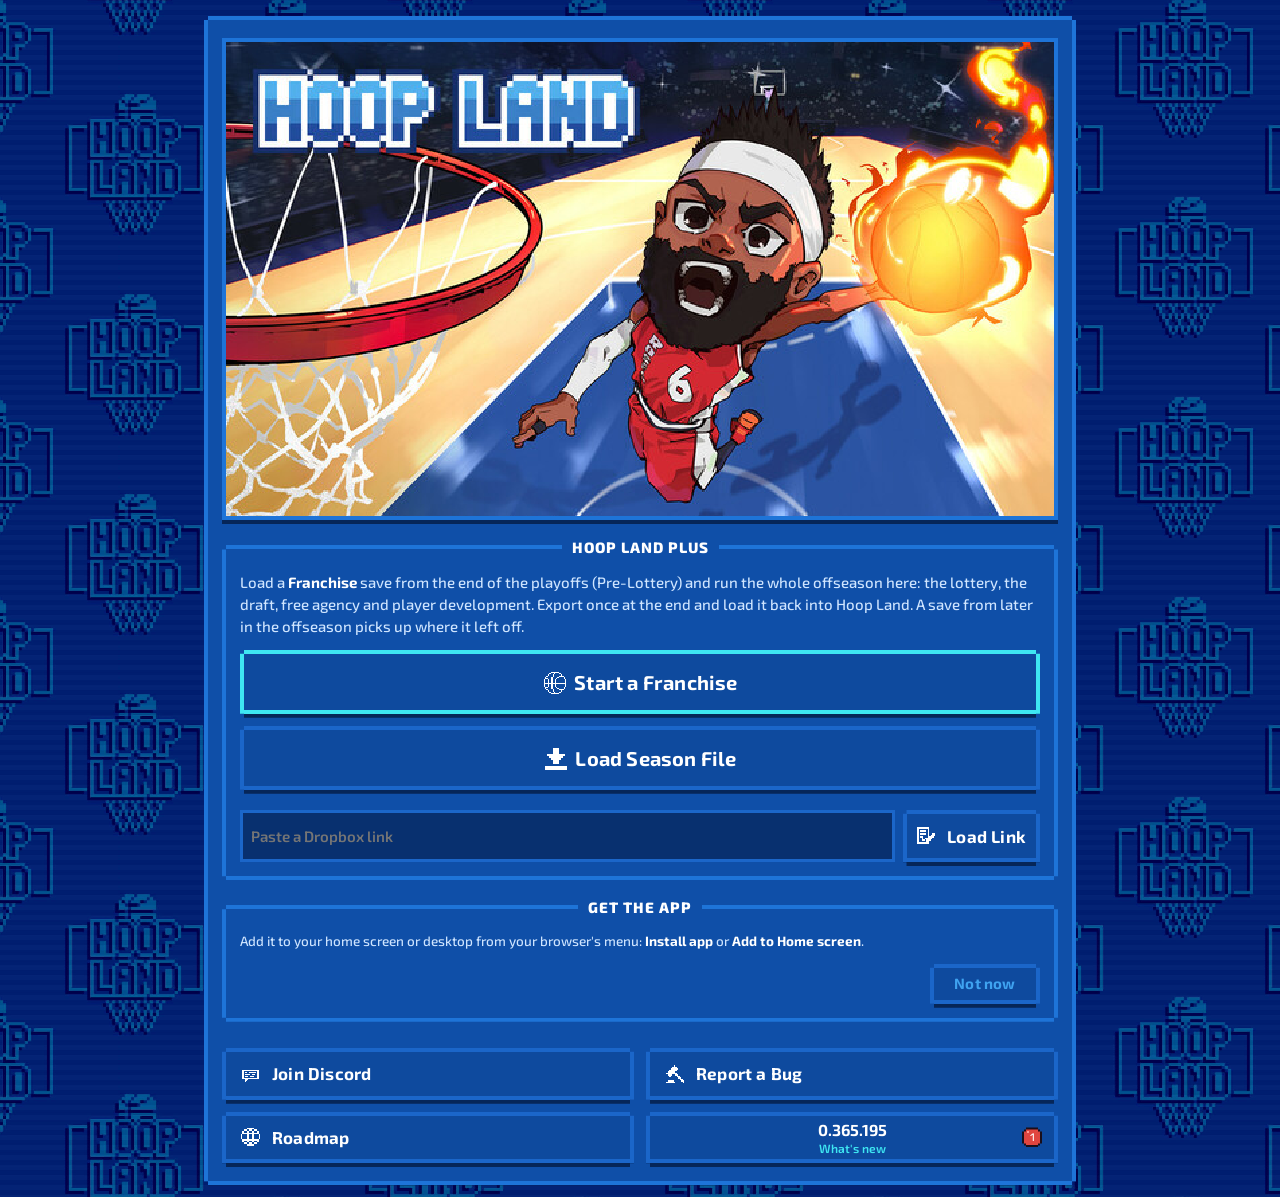
<file: index.html>
<!doctype html>
<html lang="en">
<head>
  <meta charset="utf-8">
  <meta name="viewport" content="width=device-width, initial-scale=1, maximum-scale=1, user-scalable=no, viewport-fit=cover">
  <meta name="theme-color" content="#0b3c8c">
  <meta name="apple-mobile-web-app-capable" content="yes">
  <meta name="apple-mobile-web-app-status-bar-style" content="black-translucent">
  <meta name="apple-mobile-web-app-title" content="Hoop Land+">
  <title>Hoop Land+</title>
  <link rel="manifest" href="manifest.webmanifest">
  <link rel="icon" href="icons/app-192.png" type="image/png">
  <link rel="apple-touch-icon" href="icons/app-180.png">
  <link rel="preconnect" href="https://fonts.googleapis.com">
  <link rel="preconnect" href="https://fonts.gstatic.com" crossorigin>
  <link rel="stylesheet" href="https://fonts.googleapis.com/css2?family=Exo+2:wght@500;600;700;800&family=Rubik:wght@500;700&family=Silkscreen:wght@400;700&family=Press+Start+2P&display=swap">
  <link rel="stylesheet" href="css/app.css">
</head>
<body>
  <div id="app"></div>
  <noscript>Hoop Land+ needs JavaScript.</noscript>
  <script type="module" src="js/app.js"></script>
</body>
</html>
</file>
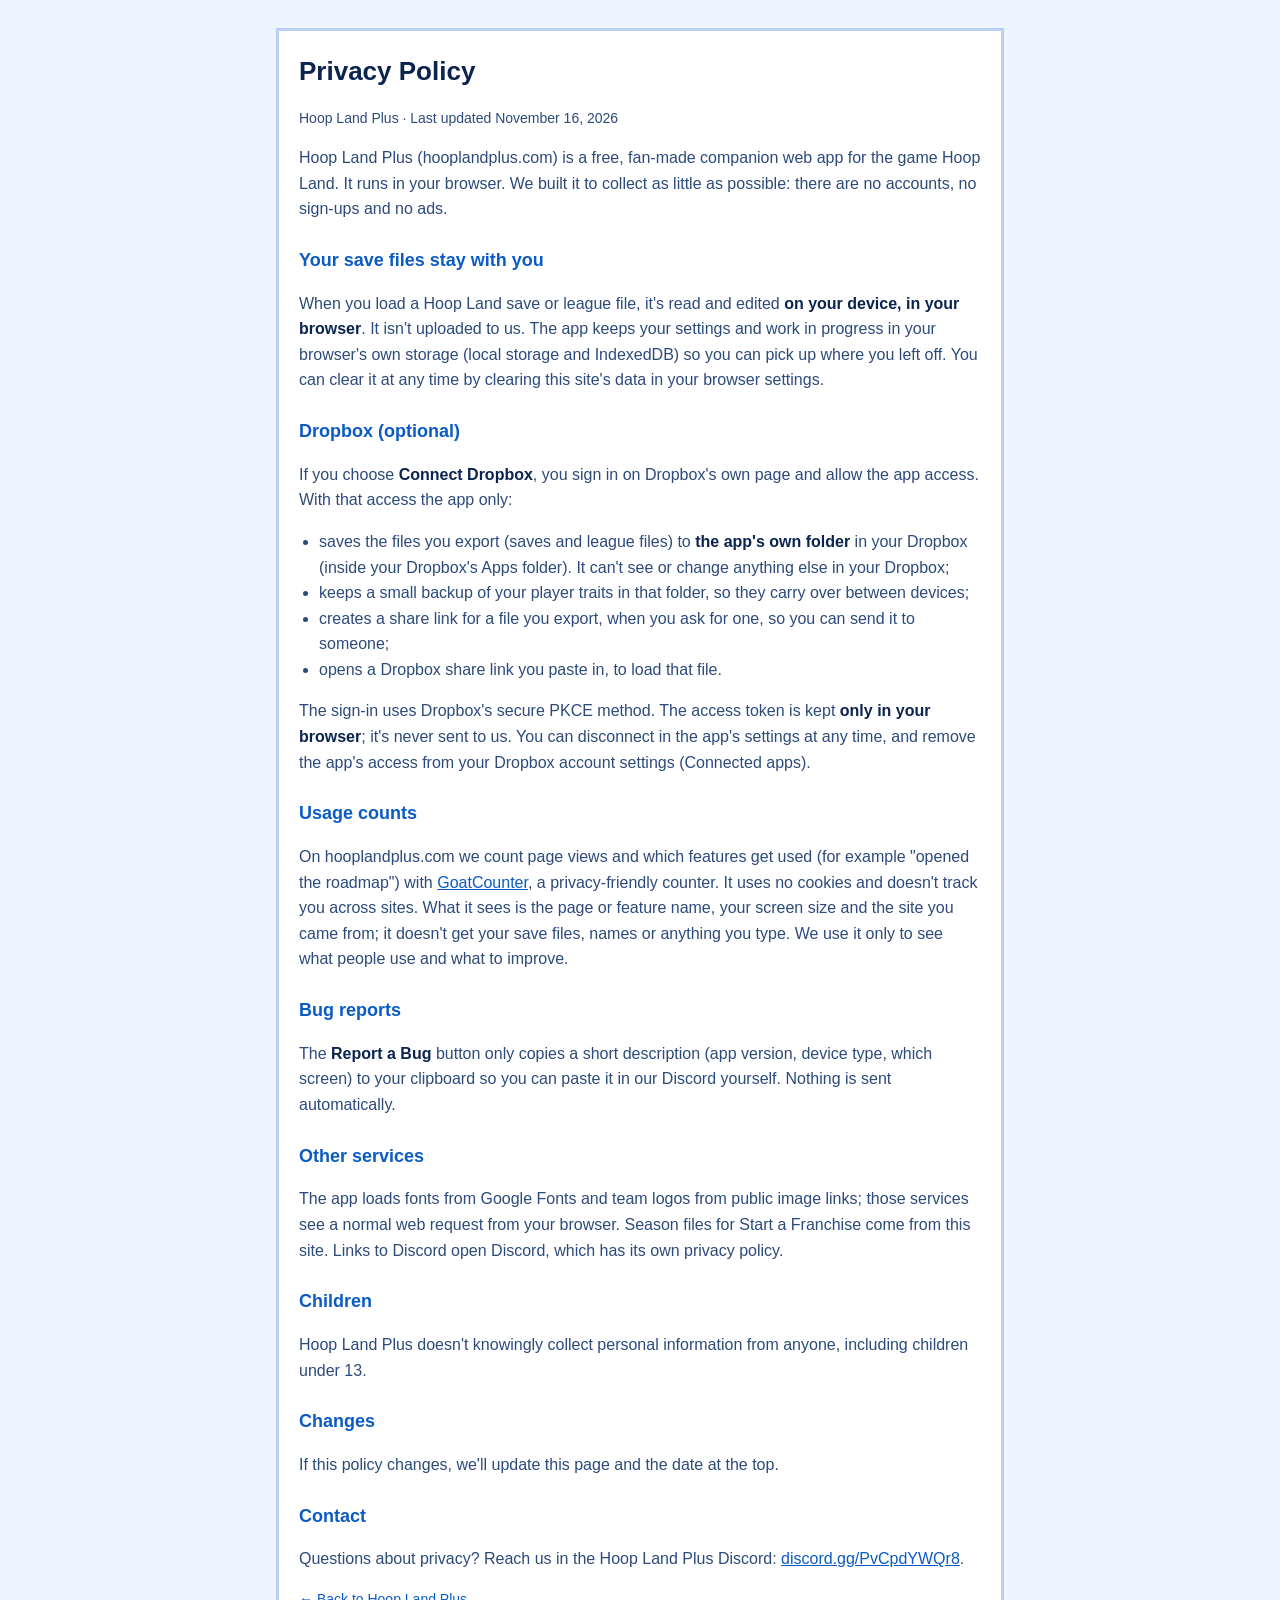
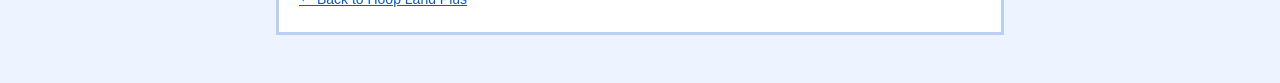
<file: privacy.html>
<!doctype html>
<html lang="en">
<head>
  <meta charset="utf-8">
  <meta name="viewport" content="width=device-width, initial-scale=1">
  <title>Hoop Land Plus Privacy Policy</title>
  <meta name="description" content="How Hoop Land Plus handles your data: your save files stay on your device, Dropbox access is limited to the app's own folder, and anonymous page counts only.">
  <meta name="theme-color" content="#0b3c8c">
  <link rel="icon" href="icons/app-192.png" type="image/png">
  <style>
    :root { --bg: #0b3c8c; --panel: #0f4fa8; --edge: #1e74d8; --ink: #ffffff; --dim: #cfe3ff; --cyan: #8fd3ff; }
    @media (prefers-color-scheme: light) { :root { --bg: #eef4ff; --panel: #ffffff; --edge: #b9d0f2; --ink: #0b2350; --dim: #2c4a7a; --cyan: #0b5bc4; } }
    * { box-sizing: border-box; }
    body { margin: 0; background: var(--bg); color: var(--ink); font: 16px/1.6 -apple-system, BlinkMacSystemFont, "Segoe UI", Roboto, sans-serif; }
    main { max-width: 760px; margin: 0 auto; padding: 28px 16px 48px; }
    .card { background: var(--panel); border: 3px solid var(--edge); padding: 20px 20px 8px; }
    h1 { font-size: 26px; margin: 0 0 4px; }
    h2 { font-size: 18px; margin: 24px 0 6px; color: var(--cyan); }
    p, li { color: var(--dim); }
    p strong, li strong { color: var(--ink); }
    a { color: var(--cyan); }
    .muted { font-size: 14px; }
    ul { padding-left: 20px; }
  </style>
</head>
<body>
<main>
  <div class="card">
    <h1>Privacy Policy</h1>
    <p class="muted">Hoop Land Plus · Last updated November 16, 2026</p>

    <p>Hoop Land Plus (hooplandplus.com) is a free, fan-made companion web app for the game Hoop Land. It runs in your
      browser. We built it to collect as little as possible: there are no accounts, no sign-ups and no ads.</p>

    <h2>Your save files stay with you</h2>
    <p>When you load a Hoop Land save or league file, it's read and edited <strong>on your device, in your browser</strong>.
      It isn't uploaded to us. The app keeps your settings and work in progress in your browser's own storage (local
      storage and IndexedDB) so you can pick up where you left off. You can clear it at any time by clearing this
      site's data in your browser settings.</p>

    <h2>Dropbox (optional)</h2>
    <p>If you choose <strong>Connect Dropbox</strong>, you sign in on Dropbox's own page and allow the app access. With that
      access the app only:</p>
    <ul>
      <li>saves the files you export (saves and league files) to <strong>the app's own folder</strong> in your Dropbox
        (inside your Dropbox's Apps folder). It can't see or change anything else in your Dropbox;</li>
      <li>keeps a small backup of your player traits in that folder, so they carry over between devices;</li>
      <li>creates a share link for a file you export, when you ask for one, so you can send it to someone;</li>
      <li>opens a Dropbox share link you paste in, to load that file.</li>
    </ul>
    <p>The sign-in uses Dropbox's secure PKCE method. The access token is kept <strong>only in your browser</strong>; it's
      never sent to us. You can disconnect in the app's settings at any time, and remove the app's access from your
      Dropbox account settings (Connected apps).</p>

    <h2>Usage counts</h2>
    <p>On hooplandplus.com we count page views and which features get used (for example "opened the roadmap") with
      <a href="https://www.goatcounter.com/" rel="noopener">GoatCounter</a>, a privacy-friendly counter. It uses no
      cookies and doesn't track you across sites. What it sees is the page or feature name, your screen size and the site
      you came from; it doesn't get your save files, names or anything you type. We use it only to see what people use
      and what to improve.</p>

    <h2>Bug reports</h2>
    <p>The <strong>Report a Bug</strong> button only copies a short description (app version, device type, which screen)
      to your clipboard so you can paste it in our Discord yourself. Nothing is sent automatically.</p>

    <h2>Other services</h2>
    <p>The app loads fonts from Google Fonts and team logos from public image links; those services see a normal web
      request from your browser. Season files for Start a Franchise come from this site. Links to Discord open Discord,
      which has its own privacy policy.</p>

    <h2>Children</h2>
    <p>Hoop Land Plus doesn't knowingly collect personal information from anyone, including children under 13.</p>

    <h2>Changes</h2>
    <p>If this policy changes, we'll update this page and the date at the top.</p>

    <h2>Contact</h2>
    <p>Questions about privacy? Reach us in the Hoop Land Plus Discord:
      <a href="https://discord.gg/PvCpdYWQr8" rel="noopener">discord.gg/PvCpdYWQr8</a>.</p>
    <p class="muted"><a href="./">← Back to Hoop Land Plus</a></p>
  </div>
</main>
</body>
</html>
</file>
<file: css/app.css>
:root {
  --bg: #0b3c8c;
  --bg-dark: #08306f;
  --panel: #0f4fa8;
  --panel-edge: #1e74d8;
  --btn: #0e4a9e;
  --btn-edge: #1b66c9;
  --btn-shadow: #062658;
  --dim: #3fa3f0;
  --text: #ffffff;
  --cyan: #3ee6f2;
  --marquee: #14101e;
  --gold: #ffb43a;
  --up: #6dff9c;
  --down: #ff7a8a;
  --radius: 6px;
  --font: "Exo 2", "Trebuchet MS", system-ui, -apple-system, sans-serif;
  --pixel: "Silkscreen", "Courier New", monospace;
  --game: "Rubik", var(--font);
  color-scheme: dark;
}

* { box-sizing: border-box; -webkit-tap-highlight-color: transparent; }

html, body { margin: 0; height: 100%; }
/* Under the moving tiles: the same tiles, still, so a gap at any edge
   (home indicator, bounce) never shows plain blue. */
html { background: var(--bg) url("../icons/bg-tile.jpg") 0 0 / 300px 200px repeat; image-rendering: pixelated; }

body {
  font-family: var(--font);
  font-weight: 600;
  color: var(--text);
  background: transparent;
  overscroll-behavior: none;
}

button { font: inherit; color: inherit; cursor: pointer; }

#app {
  max-width: 900px;
  min-height: 100%;
  margin: 0 auto;
  display: flex;
  flex-direction: column;
  padding: max(12px, env(safe-area-inset-top)) 12px max(12px, env(safe-area-inset-bottom));
  gap: 12px;
}

/* ---------- Marquee header ---------- */
.header { display: flex; gap: 8px; align-items: stretch; }
.marquee {
  flex: 1;
  min-width: 0;
  background: var(--marquee);
  border: 4px solid var(--panel-edge);
  box-shadow: 0 4px 0 var(--btn-shadow);
  height: 60px;
  overflow: hidden;
  position: relative;
  display: flex;
  align-items: center;
}
/* The title comes in from the right, crosses all the way out the left, then comes in again: one at a time. One
   transform does it all (100cqw = the box's width, -100% = the title's own), so the loop can't show it mid-reset. */
.marquee { container-type: inline-size; }
.marquee-track {
  position: absolute; top: 0; bottom: 0; left: 0;
  display: flex; align-items: center;
  white-space: nowrap;
  transform: translateX(100cqw);
  will-change: transform;
  animation: scroll var(--md, 8s) linear infinite;
}
.marquee-track span {
  font-family: var(--pixel);
  font-size: 26px;
  letter-spacing: 4px;
  text-transform: uppercase;
}
@keyframes scroll { from { transform: translateX(100cqw); } to { transform: translateX(-100%); } }
@media (prefers-reduced-motion: reduce) {
  .marquee-track { animation: none; position: static; transform: none; }
  .marquee { justify-content: center; }
}

.nav-btn {
  width: 60px;
  background: var(--btn);
  border: 4px solid var(--panel-edge);
  box-shadow: 0 4px 0 var(--btn-shadow);
  font-size: 22px;
  display: grid;
  place-items: center;
}

/* ---------- Panels ---------- */
.panel {
  flex: 1;
  background: var(--panel);
  border: 4px solid var(--panel-edge);
  box-shadow: 0 4px 0 var(--btn-shadow);
  padding: 14px 12px;
  display: flex;
  flex-direction: column;
  gap: 14px;
}

fieldset.frame {
  border: 3px solid var(--panel-edge);
  margin: 0;
  padding: 12px 10px 10px;
  min-width: 0;
}
fieldset.frame > legend {
  margin: 0 auto;
  padding: 0 8px;
  text-transform: uppercase;
  font-size: 15px;
  letter-spacing: .5px;
}

.row { display: flex; gap: 8px; align-items: center; }
.row > .grow { flex: 1; min-width: 0; }
.grid2 { display: grid; grid-template-columns: 1fr 1fr; gap: 10px; }
.grid3 { display: grid; grid-template-columns: repeat(3, minmax(0, 1fr)); gap: 8px; }
.grid3 > .btn { min-width: 0; padding-left: 6px; padding-right: 6px; font-size: 13px; gap: 3px; justify-content: center; overflow: hidden; text-overflow: ellipsis; white-space: nowrap; }
.grid3 > .btn .ico { margin-right: 0; font-size: 14px; }
.stack { display: flex; flex-direction: column; gap: 10px; }

/* ---------- Buttons ---------- */
.btn {
  background: var(--btn);
  border: 4px solid var(--btn-edge);
  box-shadow: 0 4px 0 var(--btn-shadow);
  color: var(--text);
  padding: 12px 10px;
  font-size: 17px;
  min-height: 52px;
  display: flex;
  align-items: center;
  justify-content: center;
  gap: 10px;
  text-align: center;
  border-radius: 2px;
  user-select: none;
}
.btn:active { transform: translateY(2px); box-shadow: 0 2px 0 var(--btn-shadow); }
.btn.big { font-size: 20px; min-height: 64px; }
.btn.left { justify-content: flex-start; padding-left: 16px; }
.btn.off { color: var(--dim); }
.btn.on { color: var(--text); }
.btn.focus, .btn:focus-visible { border-color: var(--cyan); outline: none; }
.btn:disabled { opacity: .45; }
.btn.small { min-height: 40px; padding: 6px 10px; font-size: 15px; }
.btn.square { width: 48px; min-height: 48px; padding: 0; font-size: 24px; flex: none; }
.btn .ico { width: 22px; text-align: center; }
label.btn input[type=file] { display: none; }

.tabs { display: flex; gap: 8px; overflow-x: auto; padding-bottom: 6px; }
.tabs .btn { flex: 1; min-width: 96px; min-height: 46px; font-size: 16px; }

/* ---------- Bottom bar ---------- */
.bottom { display: flex; justify-content: space-between; gap: 12px; }
.bottom .back {
  width: 76px; min-height: 64px; font-size: 34px;
  border-color: var(--cyan);
}
.bottom .action { min-width: 150px; font-size: 20px; text-transform: uppercase; letter-spacing: .5px; }

/* ---------- Text ---------- */
.muted { color: var(--dim); }
.small { font-size: 13px; }
.center { text-align: center; }
.up { color: var(--up); }
.down { color: var(--down); }
.gold { color: var(--gold); }
h2.team-title { margin: 0; font-size: 22px; display: flex; align-items: center; gap: 10px; }
.note { font-size: 14px; color: #bfe0ff; font-weight: 400; line-height: 1.4; margin: 0; }

.info { display: grid; grid-template-columns: auto 1fr; gap: 4px 14px; font-size: 15px; }
.info dt { color: var(--dim); }
.info dd { margin: 0; text-align: right; }

/* ---------- Roster rows ---------- */
.list { display: flex; flex-direction: column; gap: 6px; }
.prow {
  display: grid;
  grid-template-columns: 1fr auto;
  gap: 2px 10px;
  align-items: center;
  background: var(--btn);
  border: 3px solid var(--btn-edge);
  padding: 8px 10px;
  text-align: left;
  width: 100%;
}
.prow .name { font-size: 15px; text-align: left; white-space: nowrap; overflow: hidden; text-overflow: ellipsis; }
.prow .meta { font-size: 13px; color: var(--dim); grid-column: 1; }
.prow .right { grid-row: 1 / span 2; grid-column: 2; text-align: right; }
.prow .chg { font-size: 12px; color: #bfe0ff; grid-column: 1 / -1; font-weight: 400; }
.prow.sel { border-color: var(--cyan); }
.prow .check { display: inline-block; width: 20px; height: 20px; border: 3px solid var(--dim); margin-right: 8px; vertical-align: -4px; }
.prow.sel .check { background: var(--cyan); border-color: var(--cyan); }

.stars { color: var(--gold); letter-spacing: 1px; font-size: 15px; white-space: nowrap; }
.badge {
  display: inline-block; font-size: 12px; padding: 2px 6px; margin: 2px 4px 0 0;
  background: var(--bg-dark); border: 2px solid var(--panel-edge); border-radius: 2px;
}
.badge.new { border-color: var(--up); color: var(--up); }
.badge.lvl { border-color: var(--gold); color: var(--gold); }
.badge.you { border-color: var(--cyan); color: var(--cyan); }

/* ---------- Team grid ---------- */
.team-grid { display: grid; grid-template-columns: repeat(auto-fill, minmax(84px, 1fr)); gap: 8px; }
.team-tile {
  background: var(--btn);
  border: 3px solid var(--btn-edge);
  padding: 4px 4px 8px;
  display: flex; flex-direction: column; align-items: center; gap: 4px;
  font-size: 15px; position: relative;
}
.team-tile img { width: 52px; height: 52px; object-fit: contain; image-rendering: auto; }
.team-tile .fallback { width: 52px; height: 52px; display: grid; place-items: center; font-family: var(--pixel); font-size: 18px; color: var(--dim); }
.team-tile.sel { border-color: var(--cyan); background: #1663c2; }
.team-tile.sel::after {
  content: "YOU"; position: absolute; top: 2px; right: 2px; font-size: 10px;
  background: var(--cyan); color: var(--marquee); padding: 1px 4px;
}
.logo-sm { width: 34px; height: 34px; object-fit: contain; }

/* ---------- Steppers / options ---------- */
.stepper { display: flex; align-items: center; gap: 8px; }
.stepper .val {
  flex: 1; text-align: center; font-size: 20px; background: var(--bg-dark);
  border: 3px solid var(--btn-edge); padding: 8px 4px; min-width: 60px;
}
.opts { display: flex; gap: 8px; }
.opts .btn { flex: 1; min-height: 46px; font-size: 16px; }

/* ---------- Attribute editor ---------- */
.attr {
  display: grid;
  grid-template-columns: 44px 1fr 44px;
  gap: 8px;
  align-items: center;
}
.attr .btn.square { width: 44px; min-height: 44px; font-size: 22px; }
.attr .body { min-width: 0; }
.attr .top { display: flex; justify-content: space-between; font-size: 14px; margin-bottom: 4px; gap: 6px; }
.attr .top .lbl { white-space: nowrap; overflow: hidden; text-overflow: ellipsis; }
.bar { position: relative; height: 12px; background: var(--bg-dark); border: 2px solid var(--btn-edge); }
.bar .fill { position: absolute; left: 0; top: 0; bottom: 0; background: var(--dim); }
.bar .gain { position: absolute; top: 0; bottom: 0; background: var(--up); }
.bar .ceil { position: absolute; top: -4px; bottom: -4px; width: 3px; background: var(--gold); }

.skill {
  display: grid; grid-template-columns: 1fr auto; gap: 6px; align-items: center;
  background: var(--btn); border: 3px solid var(--btn-edge); padding: 6px 8px;
}
.skill.added { border-color: var(--up); }
.skill .code { font-family: var(--pixel); font-size: 18px; }
.skill .hint { font-size: 12px; color: var(--dim); font-weight: 400; }
.skill .ctrls { display: flex; gap: 6px; align-items: center; }
.skill .ctrls .btn { min-height: 38px; min-width: 38px; padding: 0 8px; font-size: 16px; }
.lv { color: var(--gold); min-width: 46px; text-align: center; }

.toggle-line { display: flex; justify-content: space-between; align-items: center; gap: 10px; }

/* ---------- Overlay / toast ---------- */
.overlay {
  position: fixed; inset: 0; background: rgba(4, 18, 48, .82);
  display: grid; place-items: center; z-index: 50; padding: 20px;
}
.overlay .box {
  background: var(--panel); border: 4px solid var(--cyan); padding: 20px; max-width: 420px; width: 100%;
  display: flex; flex-direction: column; gap: 14px; text-align: center;
}
.spinner {
  width: 40px; height: 40px; margin: 0 auto; background: var(--gold);
  animation: spin 1s steps(8) infinite;
  clip-path: polygon(50% 0, 61% 35%, 100% 50%, 61% 65%, 50% 100%, 39% 65%, 0 50%, 39% 35%);
}
@keyframes spin { to { transform: rotate(360deg); } }

.toast {
  position: fixed; left: 50%; top: calc(10px + env(safe-area-inset-top)); z-index: 60;
  width: min(420px, calc(100% - 24px)); display: flex; align-items: center; gap: 10px;
  padding: 10px 14px; border-radius: 18px; text-align: left; line-height: 1.25;
  color: #fff; background: rgba(14, 20, 40, .82); backdrop-filter: blur(14px); -webkit-backdrop-filter: blur(14px);
  border: 1px solid rgba(255, 255, 255, .14); box-shadow: 0 10px 30px rgba(0, 0, 0, .45);
  transform: translate(-50%, calc(-100% - 30px)); transition: transform .45s cubic-bezier(.2, 1.2, .4, 1), opacity .3s;
}
.toast.in { transform: translate(-50%, 0); }
.toast.out { transform: translate(-50%, calc(-100% - 30px)); opacity: 0; transition: transform .35s ease-in, opacity .35s; }
.toast img { width: 44px; height: 44px; border-radius: 10px; flex: none; image-rendering: auto; }
.toast > span { display: flex; flex-direction: column; min-width: 0; }
.toast b { font-size: 14px; }
.toast > span > span { font-size: 13px; font-weight: 500; opacity: .85; }

@media (min-width: 700px) {
  .marquee-track span { font-size: 34px; }
  .marquee { height: 76px; }
  .nav-btn { width: 110px; }
}

.held { display: grid; grid-template-columns: repeat(5, 1fr); gap: 6px; text-align: center; }
.held > div { background: var(--bg-dark); border: 2px solid var(--btn-edge); padding: 6px 2px; display: flex; flex-direction: column; font-size: 13px; }
.held b { font-size: 20px; }
.pts-row { display: flex; align-items: center; gap: 8px; }
.pts-row .grow { flex: 1; min-width: 0; font-size: 15px; }
.pts-row .btn.square { width: 44px; min-height: 44px; font-size: 22px; }
.pts-val { min-width: 54px; text-align: center; font-size: 20px; }

/* ---------- Draft room ---------- */
.lot-row {
  display: flex; align-items: center; gap: 8px; padding: 6px 8px;
  background: var(--btn); border: 3px solid var(--btn-edge);
}
.lot-row.mine { border-color: var(--cyan); }
.lot-row.clock { border-color: var(--gold); }
.lot-row .grow { flex: 1; min-width: 0; }
.lot-row .pk { font-weight: 800; font-size: 20px; min-width: 32px; text-align: right; color: var(--gold); font-variant-numeric: tabular-nums; }
.odds-head, .odds-row { display: grid; grid-template-columns: 34px 1fr 58px 52px 60px; gap: 4px; font-size: 13px; padding: 4px 0; text-align: right; }
.odds-head > :nth-child(2), .odds-row > :nth-child(2) { text-align: left; }
.odds-head { color: var(--dim); border-bottom: 2px solid var(--btn-edge); }
.odds-row { border-bottom: 1px solid var(--btn-edge); }
.odds-row.mine { color: var(--cyan); }
.comp { display: flex; align-items: center; gap: 6px; padding: 4px 0; border-bottom: 1px solid var(--btn-edge); font-size: 14px; }
.comp .grow { flex: 1; min-width: 0; }
.comp .sim { font-size: 18px; color: var(--gold); }
.rk-head, .rk { display: grid; grid-template-columns: 1fr 40px 64px 52px; gap: 4px; align-items: center; text-align: right; font-size: 14px; }
.rk-head { color: var(--dim); font-size: 12px; padding-bottom: 4px; }
.rk { padding: 4px 0; }
.rk > :first-child { text-align: left; white-space: nowrap; overflow: hidden; text-overflow: ellipsis; }
.rk .bar { grid-column: 1 / -1; height: 8px; }
.pick {
  display: flex; align-items: center; gap: 6px; width: 100%; text-align: left;
  background: var(--btn); border: 3px solid var(--btn-edge); padding: 6px; font-size: 14px;
}
.pick .grow { flex: 1; }
.pick .check { width: 16px; height: 16px; border: 3px solid var(--dim); flex: none; }
.pick.sel { border-color: var(--cyan); }
.pick.sel .check { background: var(--cyan); border-color: var(--cyan); }
.sel-team {
  width: 100%; font: inherit; font-size: 15px; color: var(--text); background: var(--bg-dark);
  border: 3px solid var(--btn-edge); padding: 8px; border-radius: 0;
}
.trade .list { max-height: 50vh; overflow: auto; }
.tabs .btn { min-width: 0; padding: 8px 4px; font-size: 15px; }
.badge.down-b { border-color: var(--down); color: var(--down); }
.mentor { border-top: 2px solid var(--btn-edge); padding-top: 8px; }
.mentee { display: flex; flex-direction: column; gap: 4px; padding: 6px 0 6px 10px; }
.chips { display: flex; flex-wrap: wrap; gap: 6px; }
.badge.chip { font-family: var(--pixel); font-size: 14px; padding: 6px 10px; cursor: pointer; background: var(--btn); color: var(--text); }
.badge.chip:active { border-color: var(--cyan); }
.sk-name { font-size: 16px; }
.badge.chip { font-family: var(--font); }

/* Tiers + scouting */
.tier { display: inline-block; font-size: 11px; padding: 1px 6px; border: 2px solid; border-radius: 2px; vertical-align: 1px; white-space: nowrap; }
.t-legend { color: #ffd447; border-color: #ffd447; }
.t-hof { color: #c9a2ff; border-color: #c9a2ff; }
.t-star { color: var(--cyan); border-color: var(--cyan); }
.t-start { color: var(--up); border-color: var(--up); }
.t-role { color: #bfe0ff; border-color: #bfe0ff; }
.t-bench { color: var(--dim); border-color: var(--dim); }
.scout { margin: 0; padding-left: 0; list-style: none; display: flex; flex-direction: column; gap: 8px; font-size: 15px; }
.scout li { padding-left: 26px; position: relative; }
.scout li::before { position: absolute; left: 0; top: -1px; font-weight: 900; font-size: 18px; }
.scout .plus::before { content: "+"; color: var(--up); }
.scout .minus::before { content: "−"; color: var(--down); }
.board-row { display: grid; grid-template-columns: 1fr auto; gap: 6px; align-items: stretch; }
.board-row .mv { display: flex; flex-direction: column; gap: 4px; }
.board-row .mv .btn.square { width: 40px; min-height: 36px; font-size: 14px; flex: 1; }
.statline { display: grid; grid-template-columns: repeat(5, 1fr); gap: 6px; text-align: center; }
.statline > div { background: var(--bg-dark); border: 2px solid var(--btn-edge); padding: 4px 2px; display: flex; flex-direction: column; }
.statline b { font-size: 16px; }
.fit { display: grid; grid-template-columns: repeat(3, 1fr); gap: 6px; text-align: center; margin-top: 6px; }
.fit > div { background: var(--bg-dark); border: 2px solid var(--btn-edge); padding: 6px 2px; display: flex; flex-direction: column; gap: 2px; }
.fit b { font-size: 20px; }
.t-super { color: #ff9f6b; border-color: #ff9f6b; }
.t-proj { color: #8fa7c9; border-color: #8fa7c9; border-style: dashed; }

/* ---------- Storylines ---------- */
.stories { list-style: none; margin: 12px 0; padding: 0; display: flex; flex-direction: column; gap: 8px; }
.story { display: grid; grid-template-columns: 34px 1fr; gap: 8px; align-items: start; background: var(--btn); border: 3px solid var(--btn-edge); padding: 8px 10px; }
.story.tap { cursor: pointer; }
.story.tap:active { border-color: var(--cyan); }
.story b { font-size: 16px; display: block; margin-bottom: 2px; }
.story-n { font-family: var(--pixel); font-size: 18px; color: var(--cyan); padding-top: 3px; }

/* ---------- Text fields ---------- */
.field { display: flex; flex-direction: column; gap: 4px; margin: 10px 0; font-size: 14px; color: var(--dim); }
.field input { font: inherit; font-size: 16px; color: var(--text); background: var(--bg-dark); border: 3px solid var(--btn-edge); padding: 8px 10px; border-radius: 0; width: 100%; box-sizing: border-box; }
.field input:focus { outline: none; border-color: var(--cyan); }
.toggle-row { display: flex; align-items: center; gap: 10px; margin: 10px 0; font-size: 15px; }
.toggle-row input { width: 20px; height: 20px; accent-color: var(--cyan); }

/* ---------- Live draft ---------- */
.clock-card { display: flex; align-items: center; gap: 10px; background: var(--marquee); border: 3px solid var(--gold); padding: 10px 12px; margin: 10px 0; }
.clock-card .pk { font-weight: 800; font-size: 26px; color: var(--gold); }
.clock-card .grow { flex: 1; min-width: 0; }
.offer { display: flex; align-items: center; gap: 10px; border: 3px dashed var(--cyan); padding: 8px 10px; margin: 8px 0; }
.offer .note { flex: 1; }


/* ---------- Offseason calendar ---------- */
.calendar { list-style: none; margin: 0; padding: 0; display: flex; flex-direction: column; }
.cal { display: grid; grid-template-columns: 76px 1fr; gap: 10px; padding: 10px 0; border-bottom: 2px solid var(--btn-edge); }
.cal:last-child { border-bottom: 0; }
.cal-date { font-family: var(--pixel); font-size: 13px; color: var(--dim); padding-top: 3px; }
.cal-body { min-width: 0; display: flex; flex-direction: column; gap: 6px; }
.cal-body b { font-size: 17px; }
.cal.done b { color: var(--up); }
.cal.done .cal-date { color: var(--up); }
.cal.locked { opacity: 0.45; }
.cal.now { background: var(--btn); border: 3px solid var(--gold); padding: 10px; margin: 6px 0; }
.cal.now .cal-date { color: var(--gold); }

/* =====================================================================
   Game skin: Hoop Land's menus — Exo-style semibold text, dotted LED
   title boards, thick light-blue frames with a dark drop edge.
   ===================================================================== */

/* Header: back box | LED title | optional nav box */
.header { gap: 10px; }
.header .back {
  width: 64px; min-height: 0; padding: 0; flex: none;
  border-color: var(--cyan); font-size: 30px;
}
.header .back svg { width: 34px; height: 24px; }
.marquee { height: 64px; border-width: 4px; }
.marquee-track span {
  font-family: var(--pixel);
  font-weight: 700;
  font-size: 32px;
  letter-spacing: 6px;
  line-height: 1;
}
/* Dot-matrix gaps: thin dark lines every 4px so letters read as LED dots. */
.marquee::after {
  content: ""; position: absolute; inset: 0; pointer-events: none;
  background-image:
    repeating-linear-gradient(90deg, var(--marquee) 0 1px, transparent 1px 4px),
    repeating-linear-gradient(0deg, var(--marquee) 0 1px, transparent 1px 4px);
}

/* Panels and frames: roomier, consistent padding */
#app { gap: 14px; padding-left: max(14px, env(safe-area-inset-left)); padding-right: max(14px, env(safe-area-inset-right)); }
.panel { padding: 18px 14px; gap: 18px; }
fieldset.frame { padding: 16px 14px 14px; border-width: 4px; }
fieldset.frame > legend {
  font-size: 15px; font-weight: 800; letter-spacing: 1px; padding: 0 10px;
}
.stack { gap: 12px; }
.grid2 { gap: 12px; }

/* Buttons: game weights, unselected text in the dim cyan */
.btn { font-weight: 700; letter-spacing: .2px; }
.btn.off { color: var(--dim); }
.tabs { gap: 10px; padding-bottom: 8px; }
.tabs .btn { font-size: 16px; min-height: 48px; }

/* Text */
.note { font-size: 15px; font-weight: 500; line-height: 1.45; color: #cfe5ff; }
.note.small, .small { font-size: 13.5px; }
.note b { color: var(--text); font-weight: 700; }
.info { gap: 8px 16px; font-size: 15px; }
.info dt { font-weight: 600; }
.info dd { font-weight: 700; }

/* Rows: like the game's roster bars */
.list { gap: 8px; }
.prow, .lot-row, .pick, .story, .skill { border-width: 3px; box-shadow: 0 3px 0 var(--btn-shadow); }
.prow { padding: 10px 12px; gap: 4px 12px; }
.prow .name { font-size: 15px; font-weight: 700; text-align: left; }
.prow .meta { font-size: 13.5px; font-weight: 600; }
.prow .chg { font-size: 13px; font-weight: 500; }
.lot-row { padding: 8px 10px; gap: 10px; }
.pick { padding: 8px; }

/* Calendar */
.cal { grid-template-columns: 62px 1fr; gap: 8px; padding: 14px 2px; }
.cal-date { font-size: 12px; letter-spacing: 0; white-space: nowrap; }
.cal-body { gap: 8px; }
.cal-body b { font-size: 18px; font-weight: 800; }
.cal.now { padding: 14px 12px; margin: 8px 0; box-shadow: 0 4px 0 var(--btn-shadow); }

/* Bottom bar holds only the action now */
.bottom { justify-content: flex-end; }
.bottom:empty { display: none; }
.bottom .action { font-weight: 800; }

/* Overlays */
.overlay .box { padding: 22px 18px; gap: 16px; box-shadow: 0 6px 0 var(--btn-shadow); }


@media (min-width: 700px) {
  .marquee { height: 80px; }
  .marquee-track span { font-size: 44px; letter-spacing: 8px; }
  .header .back { width: 96px; }
}

/* The step in progress gets the full width: date above the title. */
.cal.now { grid-template-columns: 1fr; gap: 6px; }
.cal.now .cal-date { padding-top: 0; }
.cal.now .grid2 { grid-template-columns: 1fr 1fr; }
.cal.now .btn { min-height: 54px; font-size: 16px; padding: 10px 8px; }
.cal-body > .btn, .cal-body .grid2 { width: 100%; }

/* Tabs stay on one line. */
.tabs .btn { white-space: nowrap; min-width: 0; padding: 10px 12px; font-size: 15px; }

/* ---------- Brand art ---------- */
.hero { display: block; width: 100%; max-width: 100%; height: auto; image-rendering: pixelated; border: 4px solid var(--panel-edge); box-shadow: 0 4px 0 var(--btn-shadow); }
.league-card {
  display: flex; align-items: center; gap: 14px;
  background: var(--btn); border: 4px solid var(--btn-edge); box-shadow: 0 4px 0 var(--btn-shadow);
  padding: 12px 14px;
}
.league-card .grow { flex: 1; min-width: 0; display: flex; flex-direction: column; gap: 4px; }
.league-card b { font-size: 18px; font-weight: 800; }
.league-logo { width: 44px; height: 64px; object-fit: contain; flex: none; }
/* Loading: the Hoop Land logo bounces like a dribble. */
.spinner {
  width: 96px; height: 96px; margin: 0 auto; clip-path: none;
  background: url("../icons/hoopland-logo.png") center / contain no-repeat;
  image-rendering: pixelated;
  animation: dribble .6s steps(6) infinite alternate;
}
@keyframes dribble { from { transform: translateY(-6px); } to { transform: translateY(6px); } }
@media (prefers-reduced-motion: reduce) { .spinner { animation: none; } }
.college-logo { width: 34px; height: 34px; object-fit: contain; flex: none; }
.college-logo.sm { width: 16px; height: 16px; vertical-align: -3px; margin-right: 6px; }
.college-head { display: flex; align-items: center; gap: 10px; margin-bottom: 10px; }
.opts .btn { white-space: nowrap; min-width: 0; padding: 8px 10px; font-size: 15px; }
.badge.need { border-color: var(--gold); color: var(--gold); }
.needs-row { display: flex; flex-wrap: wrap; align-items: center; gap: 6px 10px; padding: 8px 10px; border: 3px solid var(--btn-edge); background: var(--btn); }
.needs-line { display: flex; flex-wrap: wrap; gap: 4px; margin-top: 4px; }
.value-chip {
  display: inline-grid; place-items: center; min-width: 40px; padding: 2px 6px;
  font-family: var(--pixel); font-weight: 700; font-size: 16px; color: var(--marquee);
  background: var(--gold); border: 2px solid var(--btn-shadow); vertical-align: middle;
}
.grade {
  display: inline-block; padding: 3px 8px; font-size: 13px; font-weight: 800; letter-spacing: .3px;
  border: 2px solid currentColor; background: var(--bg-dark); white-space: nowrap; vertical-align: middle;
}
.grade.g-one { color: var(--marquee); background: var(--gold); border-color: var(--gold); }
.grade.g-top5 { color: #ff9f43; }
.grade.g-lot { color: var(--cyan); }
.grade.g-r1 { color: var(--up); }
.grade.g-r2 { color: #8fc3ff; }
.grade.g-udfa { color: var(--dim); }
.grade.g-na { color: #8a9bb8; border-style: dashed; }
.status { display: inline-block; padding: 2px 8px; font-size: 12px; font-weight: 800; text-transform: uppercase; letter-spacing: .5px; border: 2px solid currentColor; }
.status.s-contending { color: var(--gold); }
.status.s-developing { color: var(--cyan); }
.status.s-rebuilding { color: #b5a3ff; }

/* ---------- Scrolling Hoop Land background (like the game's menus) ---------- */
/* Scrolling Hoop Land tiles behind everything, reaching past every edge
   (status bar and home indicator included) so no gap ever shows. */
body::before {
  content: ""; position: fixed; inset: -480px -480px -1200px -480px; z-index: -1; pointer-events: none;
  background: var(--bg) url("../icons/bg-tile.jpg") 0 0 / 300px 200px repeat;
  image-rendering: pixelated;
  animation: bg-scroll 26s linear infinite;
}
@keyframes bg-scroll { to { transform: translate(300px, 200px); } }
@media (prefers-reduced-motion: reduce) { body::before { animation: none; } }

/* Larger, more readable title board: Silkscreen draws on an 8-unit pixel
   grid, so at 48px each font pixel is 6px; the LED gaps sit on that grid. */
.marquee { height: 84px; }
.marquee-track span { font-size: 48px; letter-spacing: 6px; }
.marquee::after {
  background-image:
    repeating-linear-gradient(90deg, rgba(20, 16, 30, .85) 0 1px, transparent 1px 6px),
    repeating-linear-gradient(0deg, rgba(20, 16, 30, .85) 0 1px, transparent 1px 6px);
}
.header .back { width: 72px; }
@media (min-width: 700px) {
  .marquee { height: 96px; }
  .marquee-track span { font-size: 56px; letter-spacing: 8px; }
}
.marquee-track span { font-weight: 400; }

/* LED dots ride on the letters: a 1px gap at the edge of every 6px font
   pixel, so each pixel reads as a lamp and the dots move with the text. */
.marquee::after { display: none; }
.marquee-track span {
  line-height: 48px;
  -webkit-mask-image: linear-gradient(90deg, #000 0 5px, transparent 5px 6px), linear-gradient(#000 0 5px, transparent 5px 6px);
  -webkit-mask-size: 6px 6px; -webkit-mask-composite: source-in;
  mask-image: linear-gradient(90deg, #000 0 5px, transparent 5px 6px), linear-gradient(#000 0 5px, transparent 5px 6px);
  mask-size: 6px 6px; mask-composite: intersect;
}
.marquee-track span { font-weight: 700; }

/* ---------- Make-your-pick list ---------- */
.pick-list { max-height: 60vh; overflow-y: auto; display: flex; flex-direction: column; gap: 8px; padding: 2px 2px 6px; text-align: left; }
.pick-row {
  flex: none; display: flex; flex-direction: column; gap: 4px; width: 100%; text-align: left;
  background: var(--btn); border: 3px solid var(--btn-edge); box-shadow: 0 3px 0 var(--btn-shadow);
  padding: 10px 12px; color: var(--text);
}
.pick-row:active, .pick-row:focus-visible { border-color: var(--cyan); outline: none; }
.pick-row .pr-top { display: flex; align-items: center; justify-content: space-between; gap: 10px; }
.pick-row .pr-top b { font-size: 17px; min-width: 0; overflow: hidden; text-overflow: ellipsis; white-space: nowrap; }
.pick-row .pr-meta { font-size: 13.5px; font-weight: 600; color: var(--dim); }
.pick-row .pr-fill { font-size: 13px; font-weight: 700; color: var(--up); }

/* ---------- War Room outlook ---------- */
.outlook { display: flex; flex-direction: column; gap: 6px; background: var(--btn); border: 4px solid var(--btn-edge); box-shadow: 0 4px 0 var(--btn-shadow); padding: 12px; }
.outlook-top { display: flex; align-items: center; gap: 10px; flex-wrap: wrap; }
.outlook-top b { font-size: 17px; font-weight: 800; flex: 1; min-width: 0; }
.outlook-row { display: flex; align-items: center; gap: 6px 10px; flex-wrap: wrap; }
.outlook-row > .muted { min-width: 72px; }
.outlook-top { padding-bottom: 8px; border-bottom: 2px solid var(--btn-edge); }
.outlook-top .status { margin-left: auto; }
.ol-grid { display: grid; grid-template-columns: 78px 1fr; gap: 8px 10px; margin: 4px 0 0; align-items: start; }
.ol-grid dt { color: var(--cyan); font-size: 12px; font-weight: 700; text-transform: uppercase; letter-spacing: .5px; padding-top: 4px; }
.ol-grid dd { margin: 0; display: flex; flex-wrap: wrap; gap: 6px; min-width: 0; }
.ol-needs { flex-direction: column; }
.ol-need { display: flex; align-items: baseline; gap: 8px; padding: 3px 8px; border: 2px solid var(--gold); color: var(--gold); font-size: 13px; }
.ol-need b { font-weight: 800; min-width: 52px; }
.ol-need span { color: #fff; }
.ol-pick { padding: 2px 8px; background: var(--btn-shadow); border: 2px solid var(--btn-edge); font-weight: 800; font-size: 14px; }
.ol-future { flex-direction: column; gap: 4px !important; font-size: 13px; }
.ol-yr { display: flex; align-items: baseline; gap: 8px; }
.ol-yr b { flex: none; width: 38px; color: var(--cyan); }
.ol-yr > span { display: flex; flex-wrap: wrap; gap: 2px 10px; }
.ol-fp { white-space: nowrap; }
.board-row { display: grid; grid-template-columns: 1fr auto; gap: 8px; align-items: stretch; }
.board-row .mv { display: flex; flex-direction: column; gap: 6px; justify-content: center; }
.board-row .mv .btn.square { width: 44px; min-height: 40px; font-size: 18px; }
/* War Room board: one compact line per prospect. */
.brows { display: flex; flex-direction: column; gap: 4px; }
.brow { display: flex; align-items: center; gap: 8px; background: var(--btn); border: 3px solid var(--btn-edge); padding: 8px 8px; min-height: 64px; }
.brow .rk { width: 18px; text-align: right; font-weight: 800; flex: none; }
.brow .bname { flex: 1; min-width: 0; background: none; border: 0; color: inherit; font: inherit; text-align: left; padding: 2px; cursor: pointer; line-height: 1.15; overflow-wrap: anywhere; }
.brow .bname b { display: block; font-size: 16px; line-height: 1.2; }
.brow .bname .bmeta { display: flex; flex-wrap: wrap; align-items: center; gap: 4px 6px; margin-top: 2px; }
.brow .bname .bmeta > .muted { white-space: nowrap; }
.brow .bmeta .value-chip { font-size: 11px; padding: 0 5px; min-width: 0; }
.brow .mv { display: flex; gap: 3px; flex: none; }
.brow .mvb { width: 28px; height: 28px; padding: 0; font-size: 13px; color: #fff; background: var(--btn-edge); border: 0; box-shadow: 0 2px 0 var(--btn-shadow); cursor: pointer; }
.brow .mvb:disabled { opacity: .3; cursor: default; }
.brow .mvb.x { background: #7a2430; }
.nowrap { white-space: nowrap; }

/* ◀ team ▶ picker on the trade screen (both sides the same size) */
.tsel { display: flex; align-items: stretch; gap: 4px; height: 64px; }
.tsel-arrow { flex: none; width: 34px; padding: 0; color: #fff; font-size: 16px; background: var(--btn); border: 3px solid var(--btn-edge); box-shadow: 0 3px 0 var(--btn-shadow); cursor: pointer; }
.tsel-arrow.off { background: none; border-color: transparent; box-shadow: none; cursor: default; }
.tsel-arrow:not(.off):active { transform: translateY(2px); box-shadow: none; }
.tsel-team { flex: 1; min-width: 0; display: flex; align-items: center; justify-content: center; gap: 6px; padding: 4px 6px; background: var(--btn-shadow); border: 3px solid var(--btn-edge); }
.tsel-name { display: flex; flex-direction: column; align-items: center; min-width: 0; line-height: 1.1; }
.tsel-name b { font-size: 20px; font-weight: 800; }
.tsel-name .small { max-width: 100%; white-space: nowrap; overflow: hidden; text-overflow: ellipsis; }

/* Trade balance bar: cyan = favors you (left), orange = favors them (right). */
.tbar-wrap { margin: 14px 0 18px; padding: 10px 10px 12px; background: var(--btn-shadow); border: 3px solid var(--btn-edge); }
.tbar-ends { display: flex; justify-content: space-between; font-weight: 800; font-size: 13px; margin-bottom: 8px; }
.tbar-ends span:first-child { color: var(--cyan); }
.tbar-ends span:last-child { color: #ff8a3d; }
.tbar { position: relative; height: 22px; border: 3px solid #fff; background: linear-gradient(90deg, #1b66c9, #0b2f6b 50%, #1b66c9); }
.tbar.to-right { background: linear-gradient(90deg, #e0453a 0%, #8a2a2a 42%, #2f8a4a 58%, #3ddc6e 100%); }
.tbar.to-left { background: linear-gradient(90deg, #3ddc6e 0%, #2f8a4a 42%, #8a2a2a 58%, #e0453a 100%); }
.tbar-mid { position: absolute; left: 50%; top: -9px; bottom: -9px; width: 3px; margin-left: -1.5px; background: #fff; }
.tbar-mark { position: absolute; top: -11px; width: 16px; height: 38px; margin-left: -8px; background: var(--gold); border: 3px solid #fff; box-shadow: 0 3px 0 #000a;  transition: left .55s cubic-bezier(.25, 1.35, .45, 1); }
.tbar-mark.idle { opacity: .35; }
.tbar-wrap > .note { margin-top: 16px; line-height: 1.5; }
.tbar-wrap > .note b { display: block; font-size: 16px; }

/* Lottery: format picker and odds with bars */
.lot-formats { display: grid; grid-template-columns: repeat(3, 1fr); gap: 6px; }
.lot-formats .btn { display: flex; flex-direction: column; align-items: center; gap: 2px; padding: 8px 4px; line-height: 1.1; }
.lot-formats .btn .small { font-size: 11px; opacity: .8; font-weight: 600; }
.odds-head.lot, .odds-row.lot { grid-template-columns: 34px 1fr 58px 62px; row-gap: 3px; }
.odds-row.lot { padding: 6px 0 7px; }
.odds-bar { grid-column: 1 / -1; position: relative; height: 8px; background: var(--btn-shadow); border: 1px solid var(--btn-edge); }
.odds-bar i { position: absolute; left: 0; top: 0; bottom: 0; }
.odds-bar i.top { background: var(--cyan); opacity: .55; }
.odds-bar i.one { background: var(--gold); }
.cyan { color: var(--cyan); }

/* Untradeable (pending free agent) rows */
.pick.locked { opacity: .45; filter: grayscale(.8); cursor: not-allowed; }
.pick.locked .check { visibility: hidden; }
.badge.lock { border-color: #c9d3e6; color: #c9d3e6; }
.rank-no { display: inline-block; min-width: 28px; margin-right: 6px; padding: 0 4px; text-align: center; font-weight: 800; font-size: 13px; color: #0b2f6b; background: var(--gold); }

/* Consensus prospect rows: everything visible, no clipping */
.prow.cprow { grid-template-columns: 1fr; }
.prow.cprow .name { white-space: normal; overflow: visible; line-height: 1.2; }
.prow.cprow .meta { display: flex; flex-wrap: wrap; align-items: center; gap: 4px 8px; }
.prow.cprow .meta .grade { font-size: 11px; padding: 1px 6px; }
.prow.cprow .chg { display: flex; flex-direction: column; gap: 3px; }
.pr-comp { display: flex; align-items: center; gap: 4px; min-width: 0; white-space: nowrap; }
.pr-comp > .muted:first-child { flex: none; min-width: 38px; }
.pr-comp > .muted + span { min-width: 0; overflow: hidden; text-overflow: ellipsis; }
.pr-comp .tier { flex: none; }
.pr-comp .tier { font-size: 9.5px; padding: 0 4px; }
.prow.cprow .pr-comp { font-size: 12px; }
.rank-no { vertical-align: 2px; }

/* Trade block: picks two per row */
.pick-grid { display: grid; grid-template-columns: 1fr 1fr; gap: 6px; }
.pick-grid .pick { min-width: 0; }

/* 3-2-1: a red line under the last relegation-zone team */
.odds-row.lot.releg-cut { border-bottom: 2px solid #ff5a5a; }
.releg-label { margin-top: 6px; padding: 3px 8px; font-size: 11px; font-weight: 800; letter-spacing: .5px; text-transform: uppercase; color: #ff8a8a; background: rgba(255, 90, 90, .12); border-left: 4px solid #ff5a5a; }
.odds-row.lot.releg { background: rgba(255, 90, 90, .08); }
.odds-key { margin-bottom: 6px; text-align: right; }
.lot-row .status { font-size: 10px; padding: 1px 5px; vertical-align: 1px; }

/* Consensus: two compact board buttons */
.board-row .mv2 { display: flex; flex-direction: column; gap: 6px; }
.mvbtn { flex: 1; width: 52px; display: flex; flex-direction: column; align-items: center; justify-content: center; gap: 1px; padding: 4px 0; font-size: 18px; font-weight: 800; color: #fff; background: var(--btn); border: 3px solid var(--btn-edge); box-shadow: 0 3px 0 var(--btn-shadow); cursor: pointer; }
.mvbtn span { font-size: 9px; letter-spacing: .3px; text-transform: uppercase; }
.mvbtn.on { background: var(--cyan); color: #0b2f6b; border-color: var(--cyan); }
.mvbtn:active { transform: translateY(2px); box-shadow: none; }
.brow .bceil { display: block; margin-top: 3px; }
.brow .mvb { width: 32px; height: 34px; }

/* Outlook card in team colors */
.outlook[style*="--tc1"] { border-color: var(--tc1); }
.outlook-top.tc { margin: -12px -12px 4px; padding: 12px; background: linear-gradient(90deg, var(--tc1), color-mix(in srgb, var(--tc1) 55%, #0b2f6b)); border-bottom: 5px solid var(--tc2); text-shadow: 0 2px 0 #0008; }
.outlook-top.tc .status { background: #0b2f6bcc; text-shadow: none; }

/* Rating bars by group; the outlined "room" runs to the potential/ceiling notch */
.bar { --bc: var(--dim); }
.bar.c-fin { --bc: #5cc8ff; }
.bar.c-sho { --bc: #4fe08a; }
.bar.c-pla { --bc: #ffb43a; }
.bar.c-def { --bc: #ff5a5a; }
.bar .fill { background: var(--bc); }
.bar .room { position: absolute; left: 0; top: 0; bottom: 0; outline: 1px solid var(--bc); background: color-mix(in srgb, var(--bc) 32%, transparent); }
.bar .fill { z-index: 1; }
.bar .ceil { z-index: 2; }
.bar .gain { background: repeating-linear-gradient(135deg, var(--bc) 0 4px, #fff 4px 6px); }
.bar .ceil { background: #fff; box-shadow: 0 0 0 1px #000a; }
.rk-head.rk2, .rk.rk2 { grid-template-columns: 1fr 44px 60px; }
.age-chip { display: inline-block; margin-right: 6px; padding: 1px 8px; font-weight: 800; color: #0b2f6b; background: var(--cyan); }

.bar.c-phy { --bc: #9a86c4; }

/* Live draft: your pick, trade alerts, recap */
.you-clock { margin: 10px 0 -4px; padding: 8px 12px; text-align: center; font-weight: 800; font-size: 18px; letter-spacing: 1px; text-transform: uppercase; color: #0b2f6b; background: var(--gold); animation: clockPulse 1.2s ease-in-out infinite alternate; }
@keyframes clockPulse { from { filter: brightness(1); } to { filter: brightness(1.25); } }
.clock-card.mine { border-color: var(--cyan); box-shadow: 0 0 0 3px var(--cyan) inset; }
.trade-alert { display: flex; flex-direction: column; gap: 2px; margin: 10px 0; padding: 10px 12px; background: #7a2430; border: 3px solid #ff5a5a; box-shadow: 0 3px 0 #000a; animation: alertIn .45s cubic-bezier(.25, 1.35, .45, 1); }
.trade-alert b { font-size: 16px; letter-spacing: 1px; text-transform: uppercase; }
.trade-alert span { font-size: 13px; }
@keyframes alertIn { from { transform: translateY(-12px) scale(.96); opacity: 0; } to { transform: none; opacity: 1; } }
.recap-sort { display: grid; grid-template-columns: 1fr 1fr; gap: 6px; }
.recap { gap: 6px; }
.recap-row { display: flex; align-items: center; gap: 10px; padding: 8px 10px; background: var(--btn); border: 3px solid var(--btn-edge); }
.recap-row[style*="--tc1"] { background: linear-gradient(90deg, var(--tc1), color-mix(in srgb, var(--tc1) 40%, #0b2f6b)); border-color: var(--tc2); text-shadow: 0 2px 0 #0009; }
.recap-row .pk { min-width: 30px; text-align: right; font-weight: 800; font-size: 18px; color: var(--gold); }
.recap-row .grow { flex: 1; min-width: 0; }
.recap-row .lv { display: flex; flex-direction: column; align-items: center; min-width: 46px; padding: 2px 4px; background: #0b2f6bcc; border: 2px solid var(--tc2, var(--btn-edge)); text-shadow: none; }
.recap-row .lv b { font-size: 20px; color: var(--gold); line-height: 1; }
.recap-row .lv s { opacity: .6; }
.recap-row.mine { box-shadow: 0 0 0 2px var(--cyan); }
.recap-row.clock { box-shadow: 0 0 0 2px var(--gold); }
.lot-row .grade { margin-left: auto; flex: none; }

/* Free agency */
.decl-lv { color: #f08a8a; }
.books-row { display: flex; align-items: center; gap: 8px; }
.books-row .grow { flex: 1; min-width: 0; }
.sign-row { display: flex; align-items: flex-start; gap: 8px; }
.sign-row .grow { flex: 1; min-width: 0; }
.sign-row.mine b { color: var(--cyan); }
.fa-tabs { display: grid; grid-template-columns: repeat(3, 1fr); gap: 4px; }
.fa-tabs .btn { padding: 8px 2px; font-size: 13px; }

/* Summer league final */
.box-score { display: grid; grid-template-columns: minmax(70px, 1fr) repeat(var(--cols), 30px) 38px; gap: 4px 2px; align-items: center; text-align: center; font-variant-numeric: tabular-nums; padding: 8px; background: var(--bg-dark); border: 2px solid var(--btn-edge); }
.box-score .bs-team { display: flex; align-items: center; gap: 6px; text-align: left; font-weight: 700; }
.box-score .bs-team.win { color: var(--gold); }
.box-score b { font-size: 18px; }
.mvp-card { display: flex; align-items: center; gap: 10px; padding: 10px; background: linear-gradient(90deg, #6b4a00, #0b2f6b); border: 3px solid var(--gold); }
.mvp-card .grow { flex: 1; }

/* Training camp */
.trainer-row { display: flex; flex-direction: column; gap: 3px; padding: 8px 10px; background: var(--btn); border: 3px solid var(--btn-edge); }
.trainer-row .tr-top { display: flex; align-items: center; gap: 6px; flex-wrap: wrap; }
.trainer-row .tr-top .badge { margin-left: auto; }
.prow.rrow { cursor: default; }
.report-nav .tsel-team.mine { border-color: var(--cyan); }

/* Export */
.file-name { font-weight: 700; overflow-wrap: anywhere; word-break: break-word; hyphens: auto; }
details.dbx { padding: 10px 12px; }
details.dbx summary { cursor: pointer; font-weight: 700; padding: 4px 0; }
details.dbx[open] summary { margin-bottom: 8px; }


.rank-line > div { gap: 1px; }
.rank-line b { font-size: 17px; }

/* Portrait header pictures: smaller and centered */
.hero.tall { width: min(240px, 60%); margin: 0 auto; }

/* Lottery reveal */
.lot-skip { align-self: flex-end; margin-bottom: 8px; }
.lot-result.revealing .lot-row { opacity: 0; transform: translateY(16px) scale(.97); }
.lot-result.revealing .lot-row.shown { opacity: 1; transform: none; transition: opacity .4s, transform .5s cubic-bezier(.2, 1.3, .4, 1); }
.lot-result .lot-row .mv { transition: transform .35s .25s cubic-bezier(.2, 1.6, .4, 1), opacity .3s .25s; }
.lot-result.revealing .lot-row:not(.shown) .mv { opacity: 0; transform: scale(.4); }
.lot-result.revealing .lot-row.tease { opacity: 1; transform: none; position: relative; animation: teasePulse .5s ease-in-out infinite alternate; }
.lot-result .lot-row.tease > :not(.pk) { visibility: hidden; }
.lot-result .lot-row.tease::after { content: '? ? ?'; position: absolute; left: 50%; top: 50%; transform: translate(-50%, -50%); font-weight: 800; font-size: 20px; letter-spacing: 6px; color: var(--gold); }
@keyframes teasePulse { from { box-shadow: 0 0 0 0 rgba(255, 180, 58, .0); } to { box-shadow: 0 0 18px 2px rgba(255, 180, 58, .55); } }
.lot-result .lot-row.big.shown { animation: bigIn .7s ease-out; border-color: var(--gold); }
.lot-result .lot-row.top1.shown { animation: top1In 1.1s ease-out; border-color: var(--gold); background: linear-gradient(90deg, rgba(255, 180, 58, .35), var(--btn)); }
.lot-result .lot-row.top1 .pk { font-size: 26px; }
@keyframes bigIn { 0% { box-shadow: 0 0 0 0 rgba(255, 180, 58, .8); } 100% { box-shadow: 0 0 0 14px rgba(255, 180, 58, 0); } }
@keyframes top1In {
  0% { transform: scale(.9); box-shadow: 0 0 0 0 rgba(255, 220, 120, 1); }
  20% { transform: scale(1.06) rotate(-1deg); }
  35% { transform: scale(1.02) rotate(1deg); }
  50% { transform: scale(1.04); }
  100% { transform: none; box-shadow: 0 0 0 26px rgba(255, 220, 120, 0); }
}

/* Lottery reveal: every team's odds at #1, best first; all visible */
.lot-tray { position: sticky; top: calc(env(safe-area-inset-top) + 28px); z-index: 5; padding: 6px 8px 8px; margin-bottom: 8px; background: rgba(6, 38, 88, .94); border: 3px solid var(--btn-edge); transition: opacity .5s; }
.lot-tray-label { display: block; margin-bottom: 4px; font-size: 11px; font-weight: 800; text-transform: uppercase; letter-spacing: .5px; color: var(--cyan); }
.lot-chips { display: grid; grid-template-columns: repeat(var(--cols, 8), minmax(0, 1fr)); gap: 3px; }
.lot-chip { display: flex; flex-direction: column; align-items: center; padding: 2px 2px 3px; line-height: 1.15; background: var(--btn); border: 2px solid var(--gold); transition: opacity .5s, filter .5s; }
.lot-chip b { font-size: 10.5px; }
.lot-chip .pct { font-size: 10px; letter-spacing: -.2px; font-weight: 700; color: var(--gold); font-variant-numeric: tabular-nums; }
.lot-chip.mine { border-color: var(--cyan); }
.lot-chip.mine b { color: var(--cyan); }
.lot-chip.out { opacity: .35; filter: grayscale(1); border-color: var(--btn-edge); }
.lot-chip.out .pct { color: #fff; }
.lot-chip.flash .pct { animation: pctFlash .6s ease-out; }
@keyframes pctFlash { 0% { color: #5bff8a; transform: scale(1.25); } 100% { transform: none; } }
.lot-tray { overflow: hidden; }
.lot-tray.gone { max-height: 0 !important; opacity: 0; padding-top: 0; padding-bottom: 0; margin-bottom: 0; border-width: 0; pointer-events: none;
  transition: max-height .8s cubic-bezier(.4, 0, .2, 1), opacity .5s, padding .8s, margin .8s, border-width .8s; }
.fade-in { animation: fadeIn .6s ease-out; }
@keyframes fadeIn { from { opacity: 0; transform: translateY(8px); } to { opacity: 1; transform: none; } }


/* Draft pick reveal */
.lot-row.pending .pl { visibility: hidden; }
.clock-card .pick-in { display: block; margin-top: 10px; font-size: 20px; font-weight: 800; color: var(--gold); animation: teasePulse .45s ease-in-out infinite alternate; }
.clock-card .pick-name { display: block; margin-top: 6px; font-size: 22px; font-weight: 800; color: #fff; white-space: nowrap; overflow: hidden; text-overflow: ellipsis; animation: plIn .5s cubic-bezier(.2, 1.3, .4, 1); }
.clock-card.named { animation: bigIn .6s ease-out; }
.draft-board { max-height: 470px; overflow-y: auto; overscroll-behavior: contain; position: relative; padding: 2px 2px 4px; margin: 10px 0; border: 3px solid var(--btn-edge); background: var(--btn-shadow); }
.recap-scroll { max-height: 480px; overflow-y: auto; overscroll-behavior: contain; padding: 2px; }
.pick-row .pr-tags { display: flex; align-items: center; gap: 6px; flex: none; }
.pick-row .rank-no { margin-right: 6px; }

/* Locked into the top picks (Top 4 / Old School reveal) */
.lot-chip.locked { border-color: #ffd34d; background: linear-gradient(180deg, #8a5d00, #4a3300); box-shadow: 0 0 10px rgba(255, 211, 77, .6); animation: lockIn .9s cubic-bezier(.2, 1.4, .4, 1); }
.lot-chip.locked b { color: #fff; }
.lot-chip.locked .pct { color: #ffe08a; }
.lot-chip .lock { font-size: 8.5px; font-weight: 800; color: #ffe08a; white-space: nowrap; }
@keyframes lockIn { 0% { transform: scale(1); box-shadow: 0 0 0 0 rgba(255, 211, 77, 1); } 35% { transform: scale(1.18) rotate(-3deg); } 60% { transform: scale(.96) rotate(2deg); } 100% { transform: none; box-shadow: 0 0 10px rgba(255, 211, 77, .6); } }
@media (max-width: 360px) { .cal-body b { font-size: 15px; } .cal { grid-template-columns: 56px 1fr; } .cal-date { font-size: 11px; } }

.lot-go { display: grid; grid-template-columns: 2fr 1fr; gap: 8px; }

/* Rounded outer frames, like the in-game menus */
.panel, .marquee, .nav-btn { border-radius: 10px; }
.overlay .box { border-radius: 10px; }

/* Prospect page: ceiling and floor comps */
.pcomp { display: grid; grid-template-columns: 64px 1fr; gap: 10px; align-items: start; padding: 10px 0; }
.pcomp + .pcomp { border-top: 2px solid var(--btn-edge); }
.pcomp:first-of-type { padding-top: 2px; }
.pcomp:last-child { padding-bottom: 0; }
.pcomp-lbl { font-size: 12px; font-weight: 800; text-transform: uppercase; letter-spacing: .5px; color: var(--dim); padding-top: 3px; }
.pcomp-list { display: flex; flex-direction: column; gap: 8px; min-width: 0; }
.pcomp-name { display: flex; flex-wrap: wrap; align-items: center; gap: 4px 8px; font-size: 16px; }
.pcomp-name .tier { font-size: 11px; padding: 0 5px; }

/* Consensus rows: a puzzle piece in the corner when a prospect fills a need */
.prow.cprow { position: relative; }
.fit-chip { position: absolute; top: 8px; right: 8px; display: grid; place-items: center; width: 26px; height: 22px; font-size: 14px; line-height: 1; background: var(--btn-shadow); border: 2px solid var(--btn-edge); }
.prow.cprow .name { padding-right: 30px; }

/* Prospects tab: one + button per row */
.board-row .mv2 .mvbtn { flex: 1; width: 52px; font-size: 26px; }
.scout .even::before { content: "•"; color: var(--dim); }
/* My Board: up, down, remove */
.board-row .mv2.mv3 { gap: 4px; }
.board-row .mv2.mv3 .mvbtn { font-size: 16px; }
.board-row .mv2 .mvbtn:disabled { opacity: .35; cursor: default; box-shadow: none; }
.board-row .mv2 .mvbtn.x { color: #ff8a8a; }

/* Rookie numbers: jersey chips and the number wall */
.jersey { position: relative; flex: none; display: grid; place-items: center; width: 44px; height: 46px; color: #fff; font-weight: 800; font-size: 18px;
  background: var(--tc1, var(--btn)); border: 3px solid var(--tc2, var(--btn-edge));
  clip-path: polygon(22% 0, 36% 0, 50% 12%, 64% 0, 78% 0, 100% 16%, 88% 34%, 82% 30%, 82% 100%, 18% 100%, 18% 30%, 12% 34%, 0 16%); }
.jersey > span { margin-top: 8px; text-shadow: 0 2px 0 #0008; }
.nw-row { display: flex; align-items: center; gap: 10px; padding: 8px 10px; background: var(--btn); border: 3px solid var(--btn-edge); }
.nw-row .grow { flex: 1; min-width: 0; }
.nw-wall { display: grid; grid-template-columns: repeat(5, minmax(0, 1fr)); gap: 5px; max-height: 360px; overflow-y: auto; padding: 6px; background: var(--bg-dark); border: 2px solid var(--btn-edge); }
.nw-tile { display: flex; flex-direction: column; align-items: center; justify-content: center; gap: 1px; min-height: 52px; padding: 4px 2px; color: #fff; cursor: pointer;
  background: var(--tc1, var(--btn)); border: 3px solid var(--tc2, var(--btn-edge)); box-shadow: 0 3px 0 #0006; }
.nw-tile b { font-size: 20px; line-height: 1; text-shadow: 0 2px 0 #0008; }
.nw-tile span { font-size: 8.5px; letter-spacing: -.3px; line-height: 1.1; max-width: 100%; overflow: hidden; text-overflow: ellipsis; white-space: nowrap; text-shadow: 0 1px 0 #000a; }
.nw-tile.col { border-color: var(--gold); box-shadow: 0 0 0 2px var(--gold), 0 3px 0 #0006; }
.nw-tile.col span { color: var(--gold); font-weight: 800; }
.nw-tile.cur { outline: 3px solid #fff; outline-offset: -6px; }
.nw-tile.taken { background: var(--bg-dark); border-color: var(--btn-edge); opacity: .5; cursor: default; box-shadow: none; }
.nw-tile:not(.taken):active { transform: translateY(2px); box-shadow: none; }

/* Summer League bracket */
.ff-grid { display: grid; grid-template-columns: 1fr 1fr; gap: 6px; }
.ff-team { display: flex; align-items: center; gap: 8px; padding: 8px 10px; background: var(--btn); border: 3px solid var(--btn-edge); }
.ff-team.mine { border-color: var(--cyan); }
.ff-team.out { opacity: .45; }

/* Pre-draft: mocks, combine, Hoop Gram, workouts */
.mv-chip { flex: none; min-width: 42px; text-align: center; font-weight: 800; font-size: 15px; padding: 3px 6px; background: #0b2f6bcc; border: 2px solid var(--btn-edge); text-shadow: none; }
.mv-chip.up { color: var(--up); border-color: var(--up); }
.mv-chip.down { color: var(--down); border-color: var(--down); }
.mv-chip.new { color: var(--gold); border-color: var(--gold); font-size: 12px; }
.mv-chip.same { color: #c9d3e6; }
.out-row { display: flex; flex-wrap: wrap; align-items: baseline; gap: 6px; padding: 8px 10px; background: var(--btn); border: 3px solid var(--btn-edge); }
.out-row .out-mv { margin-left: auto; font-weight: 800; white-space: nowrap; }
.opts.wrap { flex-wrap: wrap; }
.opts.wrap .btn { flex: 1 1 40%; }
.linkish { background: none; border: 0; padding: 0; color: var(--cyan); font: inherit; font-weight: 700; text-align: left; cursor: pointer; }
.drill-row { display: flex; align-items: center; gap: 10px; padding: 8px 10px; background: var(--btn); border: 3px solid var(--btn-edge); }
.drill-row.r1 { border-color: var(--cyan); }
.drill-row .grow { flex: 1; min-width: 0; }
.drill-row .pk { min-width: 26px; text-align: right; font-weight: 800; color: var(--gold); }
.drill-val { font-size: 17px; color: var(--gold); white-space: nowrap; }
.drill-row .meas { display: flex; flex-direction: column; align-items: flex-end; white-space: nowrap; }
.hg-post { background: #0b2f6b; border: 3px solid var(--btn-edge); padding: 10px 12px; }
.hg-head { display: flex; align-items: center; gap: 8px; }
.hg-avatar { width: 28px; height: 28px; flex: none; display: grid; place-items: center; font-size: 11px; font-weight: 800; background: linear-gradient(135deg, #ff3e8a, var(--gold)); color: #fff; }
.hg-tag { margin-left: auto; font-size: 12px; color: var(--gold); white-space: nowrap; }
.hg-text { margin: 8px 0; line-height: 1.4; }
.hg-foot { display: flex; justify-content: space-between; gap: 8px; font-size: 13px; }
.combine-grid { display: grid; grid-template-columns: 1fr auto; gap: 4px 10px; font-size: 14px; }
.combine-grid b { text-align: right; }
.workout { background: var(--btn); border: 3px solid var(--btn-edge); padding: 10px; display: flex; flex-direction: column; gap: 6px; }
.workout .wk-q { text-align: left; }
.workout .wk-a { border-left: 3px solid var(--cyan); padding-left: 8px; }

.pos-rank { font-size: 12px; font-weight: 600; color: #c9d3e6; margin-left: 4px; white-space: nowrap; }
.pos-rank.top { color: var(--gold); }
.wk-quote { font-style: italic; }

/* Live draft in team colors: the team on the clock and each pick once it's revealed. */
.clock-card[style*="--tc1"] { background: linear-gradient(90deg, var(--tc1), color-mix(in srgb, var(--tc1) 55%, #0b2f6b)); border: 4px solid var(--tc2); border-bottom-width: 5px; text-shadow: 0 2px 0 #0008; box-shadow: 0 4px 0 var(--btn-shadow); }
.clock-card[style*="--tc1"] .muted { color: #e6ecf7; }
.clock-card[style*="--tc1"] .badge { background: #0b2f6bcc; text-shadow: none; }
.clock-card.mine[style*="--tc1"] { box-shadow: 0 0 0 3px var(--cyan), 0 4px 0 var(--btn-shadow); }
.lot-row.tc:not(.pending) { background: linear-gradient(90deg, var(--tc1), color-mix(in srgb, var(--tc1) 40%, #0b2f6b)); border-color: var(--tc2); text-shadow: 0 2px 0 #0009; }
.lot-row.tc:not(.pending) .muted { color: #e6ecf7; }
.lot-row.tc:not(.pending) .grade { text-shadow: none; }
.lot-row.tc.mine:not(.pending) { box-shadow: 0 0 0 2px var(--cyan); }

.pq-opts { display: flex; flex-direction: column; gap: 6px; margin-top: 6px; }
.pq-opts .btn { text-align: left; }
.presser .outlook .stack { margin-top: 6px; }

/* GM Survey */
.sv-rows { display: flex; flex-direction: column; gap: 6px; margin-top: 6px; }
.sv-row { display: flex; align-items: center; gap: 8px; padding: 7px 10px; background: var(--btn); border: 3px solid var(--btn-edge); }
.sv-row[style*="--tc1"] { background: linear-gradient(90deg, var(--tc1), color-mix(in srgb, var(--tc1) 40%, #0b2f6b)); border-color: var(--tc2); text-shadow: 0 2px 0 #0009; }
.sv-row[style*="--tc1"] .muted { color: #e6ecf7; }
.sv-row[style*="--tc1"] .linkish { color: #fff; text-decoration: underline; text-underline-offset: 2px; }
.sv-row.mine { box-shadow: 0 0 0 2px var(--cyan); }
.sv-row .grow { flex: 1; min-width: 0; }
.sv-n { min-width: 18px; text-align: right; font-weight: 800; color: var(--gold); }
.sv-pct { min-width: 50px; text-align: right; font-size: 16px; color: var(--gold); }
.sv-bar { display: block; height: 5px; margin-top: 4px; background: #0b2f6b99; }
.sv-bar > span { display: block; height: 100%; background: var(--gold); }
.sv-seed { margin-top: 8px; color: var(--gold); font-weight: 700; }
.sv-last { margin-top: 8px; }
/* On the clock: same height for every team (name and needs on one line each). */
.clock-card { height: 128px; box-sizing: border-box; overflow: hidden; }
.clock-card .grow > b { display: block; white-space: nowrap; overflow: hidden; text-overflow: ellipsis; }
.clock-card .grow > .small { display: block; white-space: nowrap; overflow: hidden; text-overflow: ellipsis; }
.clock-card .needs-line { flex-direction: column; flex-wrap: nowrap; align-items: flex-start; gap: 4px; margin-top: 6px; }
.clock-card .needs-line .badge { margin: 0; line-height: 16px; white-space: nowrap; max-width: 100%; overflow: hidden; text-overflow: ellipsis; }
.clock-card .grow > br { display: none; }

/* No double-tap zoom (pinch still works). */
html, body, button, a, input, select, label { touch-action: pan-x pan-y; }

/* Rating bars: this offseason's gain is a lighter, glowing shade of the
   category color (no stripes). */
.bar .gain { z-index: 1; background: linear-gradient(180deg, color-mix(in srgb, var(--bc) 45%, #fff), color-mix(in srgb, var(--bc) 70%, #fff)); box-shadow: inset 1px 0 0 #0b2f6b88, 0 0 6px color-mix(in srgb, var(--bc) 70%, transparent); }
/* (The breakpoint marks are drawn by the page, above the fill: see .bar .bp.) */

/* Your board: tier breaks */
.tier-break { display: flex; align-items: center; gap: 8px; margin: 6px 0 2px; color: var(--gold); font-weight: 800; font-size: 13px; letter-spacing: .5px; text-transform: uppercase; }
.tier-break::before, .tier-break::after { content: ''; flex: 1; height: 2px; background: color-mix(in srgb, var(--gold) 55%, transparent); }
.tier-add { display: block; width: 100%; margin: -2px 0; padding: 2px 0; background: none; border: 0; color: #9fb6dc; font: inherit; font-size: 11px; font-weight: 700; opacity: .55; cursor: pointer; }
.tier-add.on { color: #9fb6dc; opacity: .55; }
.tier-add:active { opacity: 1; }

/* Summer league sim */
.sl-ticker { max-height: 190px; overflow: hidden; padding: 6px 8px; background: var(--bg-dark); border: 2px solid var(--btn-edge); transition: opacity .3s, max-height .35s; }
.sl-ticker.gone { opacity: 0; max-height: 0; }
.sl-games { display: flex; flex-direction: column; gap: 3px; max-height: 150px; overflow: hidden; }
.sl-game { font-size: 13px; font-variant-numeric: tabular-nums; opacity: 0; transform: translateY(6px); transition: opacity .12s, transform .12s; }
.sl-game.shown { opacity: 1; transform: none; }
.sl-game b { color: var(--gold); }
.sl-final.pending, .sl-mvp.pending, .sl-reward.pending { display: none; }
.sl-final { animation: fadeIn .4s ease-out; }
.box-score.reveal [data-q] { opacity: 0; transition: opacity .25s; }
.box-score.reveal [data-q].shown { opacity: 1; }
.box-score.reveal .bs-team.win:not(.shown) { color: inherit; }
.box-score.reveal b[data-final]:not(.shown) { color: inherit; }
.box-score.reveal b[data-run].shown { animation: pctFlash .35s ease-out; }
.sl-champ { opacity: 1; }
.box-score.reveal ~ .sl-champ:not(.shown) { opacity: 0; }
.sl-champ.shown { animation: fadeIn .4s ease-out; }
.sl-mvp.tease .mvp-card { position: relative; animation: teasePulse .5s ease-in-out infinite alternate; }
.sl-mvp.tease .mvp-card > * { visibility: hidden; }
.sl-mvp.tease .mvp-card::after { content: '? ? ?'; position: absolute; left: 50%; top: 50%; transform: translate(-50%, -50%); font-weight: 800; font-size: 22px; letter-spacing: 6px; color: var(--gold); }
.sl-mvp.reveal .mvp-card { animation: top1In 1.1s ease-out; }

/* Skills: one line, name in its category color with the level beside it */
.skill .sk-line { min-width: 0; }
.skill .sk-name { font-weight: 800; }
.sk-fin { color: #5cc8ff; } .sk-sho { color: #4fe08a; } .sk-pla { color: #ffb43a; } .sk-def { color: #ff7a7a; }
.sk-elite { font-size: 10px; font-weight: 800; text-transform: uppercase; letter-spacing: .4px; padding: 1px 4px; border: 1px solid var(--gold); color: var(--gold); vertical-align: 2px; }
.skill .ctrls .btn { min-height: 34px; min-width: 34px; }
.skill .sk-line { white-space: nowrap; overflow: hidden; text-overflow: ellipsis; }
.skill .ctrls { gap: 4px; }
.skill .ctrls .btn { min-height: 32px; min-width: 30px; padding: 0 6px; font-size: 14px; }
.skill { padding: 6px; gap: 4px; }
.skill .sk-name { font-size: 14px; }
.skill .ctrls .btn { min-height: 30px; min-width: 28px; padding: 0 4px; font-size: 13px; }

/* Declining players: what they've lost from their peak, in red. */
.bar .lost { position: absolute; top: 0; bottom: 0; z-index: 1; background: #6a1a2a; box-shadow: inset 0 0 0 1px #ff6b78; }

/* League leaders */
.stat-cell { display: flex; flex-direction: column; align-items: center; gap: 1px; background: none; border: 0; padding: 4px 0; color: inherit; font: inherit; cursor: pointer; border-radius: 0; }
.stat-cell:active { background: #ffffff14; }
.stat-cell b { text-decoration: underline; text-decoration-color: #ffffff40; text-underline-offset: 3px; }
.ld-keys .btn { flex: 1 1 17%; min-width: 0; padding: 6px 4px; }
.ld-keys .btn.off.sk-fin { color: #5cc8ff; } .ld-keys .btn.off.sk-sho { color: #4fe08a; } .ld-keys .btn.off.sk-pla { color: #ffb43a; } .ld-keys .btn.off.sk-def { color: #ff7a7a; } .ld-keys .btn.off.sk-phy { color: #b9a6e8; }
.ld-row { display: flex; align-items: center; gap: 10px; width: 100%; padding: 8px 10px; text-align: left; color: inherit; font: inherit; background: var(--btn); border: 3px solid var(--btn-edge); box-shadow: 0 3px 0 var(--btn-shadow); cursor: pointer; }
.ld-row.mine { border-color: var(--cyan); }
.ld-row .grow { flex: 1; min-width: 0; }
.ld-n { min-width: 26px; text-align: right; font-weight: 800; color: var(--gold); }
.ld-v { font-size: 20px; color: var(--gold); min-width: 44px; text-align: right; font-variant-numeric: tabular-nums; }
.statline > .stat-cell { background: var(--bg-dark); border: 2px solid var(--btn-edge); padding: 4px 2px; }
.opts.wrap.ld-keys { display: grid; grid-template-columns: repeat(5, 1fr); gap: 4px; }
.opts.wrap.ld-keys .btn { min-height: 34px; padding: 4px 0; font-size: 13px; flex: none; }

.opt-btns { display: flex; gap: 4px; flex: none; }
.opt-btns .btn { min-height: 28px; padding: 0 8px; font-size: 12px; }

/* Star icons */
.st-row { display: inline-flex; gap: 3px; vertical-align: -1px; min-width: 87px; width: auto;   /* room for 5 stars; 5.5 or 6 (set by hand) pushes what follows over */ justify-content: flex-start; align-items: center; }
.st { position: relative; display: inline-block; width: 15px; height: 15px; overflow: hidden; flex: none; }
.st svg { display: block; height: 15px; image-rendering: pixelated; }

/* Add Skill menu */
.add-skill { display: flex; flex-direction: column; gap: 4px; max-height: 55vh; overflow: auto; margin-bottom: 10px; }
.as-row { display: flex; align-items: center; gap: 8px; width: 100%; padding: 9px 10px; text-align: left; font: inherit; color: inherit; background: var(--btn); border: 2px solid var(--btn-edge); cursor: pointer; }
.as-row:active { border-color: var(--cyan); }
.as-row .sk-name { flex: 1; font-weight: 800; font-size: 15px; }
.as-fit { min-width: 40px; text-align: right; font-weight: 700; font-variant-numeric: tabular-nums; }
.as-count { display: flex; flex-direction: column; align-items: flex-end; line-height: 1.1; min-width: 46px; }
.as-count b { font-size: 16px; color: #fff; font-variant-numeric: tabular-nums; }
.as-count span { font-size: 10px; text-transform: uppercase; letter-spacing: .4px; color: var(--dim); }
.ld-row.static { cursor: default; }
.ld-keys:has(> :nth-child(5):last-child) { grid-template-columns: repeat(5, 1fr); }
.sv-tabs { display: grid; grid-template-columns: repeat(3, 1fr); gap: 6px; margin-bottom: 8px; }
.sv-tabs .btn { min-width: 0; min-height: 40px; padding: 6px 1px; font-size: 13px; letter-spacing: -.2px; white-space: nowrap; }
.logo-sm { flex: none; display: inline-block; }
.logo-ph { visibility: hidden; }
.combine-sorts { display: grid; grid-template-columns: repeat(4, 1fr); gap: 4px; }
.combine-sorts .btn { min-width: 0; padding: 6px 1px; font-size: 12px; white-space: nowrap; }
.drill-row.wrap { flex-wrap: wrap; }
.drill-row .full { flex-basis: 100%; }
.drill-row.tap { cursor: pointer; }
/* Offseason Overview */
.ov-h { margin: 10px 0 6px; font-size: 12px; letter-spacing: .06em; text-transform: uppercase; color: var(--dim); }
.need-row { display: flex; align-items: center; gap: 8px; flex-wrap: wrap; }
.need-row .grow { flex: 1 1 160px; min-width: 0; }
.sev { width: 10px; height: 10px; border-radius: 50%; flex: none; background: var(--dim); }
.sev.s2 { background: var(--gold); }
.sev.s3 { background: var(--down); box-shadow: 0 0 6px var(--down); }
.dir-row { display: flex; flex-wrap: wrap; gap: 6px; }
.dir-team { display: inline-flex; align-items: center; gap: 4px; padding: 2px 6px 2px 2px; background: var(--btn); border: 2px solid var(--btn-edge); }
.dir-team.mine { border-color: var(--gold); }
.dir-team .logo-sm { width: 22px !important; height: 22px !important; }
.style-chips { display: flex; flex-wrap: wrap; gap: 6px; margin-bottom: 6px; }
.style-chip { padding: 3px 8px; background: var(--btn); border: 2px solid var(--cyan); font-size: 13px; font-weight: 700; }
/* Trait chips: one row, the labels shrink before they wrap. */
.style-chips.one-row { flex-wrap: nowrap; gap: 4px; }
.style-chips.one-row { flex-wrap: wrap; }
.style-chips.one-row .style-chip { flex: 0 1 auto; min-width: 0; padding: 3px 5px; font-size: 12px; white-space: normal; }   /* a long label wraps, never cut off */
.tend-wrap summary { cursor: pointer; color: var(--cyan); margin-top: 6px; }
.tend-row { display: grid; grid-template-columns: 110px 1fr 28px; align-items: center; gap: 8px; padding: 2px 0; }
.tbar2 { position: relative; height: 8px; background: var(--bg-dark); border: 1px solid var(--btn-edge); }
.tb-mid { position: absolute; left: 50%; top: -2px; bottom: -2px; width: 1px; background: var(--dim); }
.tb-fill { position: absolute; top: 0; bottom: 0; background: var(--up); }
.tb-fill.neg { background: var(--down); }
/* Traits */
.trait-row { display: grid; grid-template-columns: 118px 1fr 112px auto; align-items: center; gap: 8px; }
.tbar3 { position: relative; height: 10px; background: var(--bg-dark); border: 1px solid var(--btn-edge); }
.tbar3 span { position: absolute; left: 0; top: 0; bottom: 0; background: var(--cyan); }
.tbar3 span.hi { background: var(--up); }
.tbar3 span.lo { background: var(--down); }
.tbar3 span.top { background: var(--gold); }
.trait-ctl { display: flex; gap: 2px; }
.btn.tiny { min-height: 24px; min-width: 24px; padding: 0 4px; font-size: 13px; }
.arch { color: var(--cyan); }
@media (max-width: 420px) { .trait-row { grid-template-columns: 106px 1fr 94px auto; gap: 6px; } .trait-row > .small:first-child, .trait-row > .small:nth-child(3) { font-size: 12px; } }
.trait-row > .small:nth-child(3) { white-space: nowrap; overflow: hidden; text-overflow: ellipsis; }
/* Trait names stay on one line ("🧱 Coachability", "🗣️ Locker Room"). */
.trait-row > .small:first-child { white-space: nowrap; overflow: hidden; text-overflow: ellipsis; }
.status.s-favorites { color: var(--gold); border-color: var(--gold); box-shadow: 0 0 6px rgba(255, 180, 58, .5); }
.status.s-contending { color: var(--up); }
.status.s-selling { color: var(--dim); }
/* College: season review */
.stat-grid { display: grid; grid-template-columns: repeat(3, 1fr); gap: 6px; }
.stat-grid div { display: flex; flex-direction: column; align-items: center; padding: 6px; background: var(--btn); border: 2px solid var(--btn-edge); }
.stat-grid b { font-size: 18px; }
.stat-grid span { font-size: 11px; color: var(--dim); text-transform: uppercase; }
.stand-row { display: flex; align-items: center; gap: 8px; padding: 3px 6px; }
.stand-row.mine { background: var(--btn); border: 2px solid var(--gold); }
.stand-row .logo-sm { width: 22px !important; height: 22px !important; }
.stand-row .grow { flex: 1; }
.score-card { display: flex; align-items: center; justify-content: space-around; padding: 10px; background: var(--btn); border: 3px solid var(--btn-edge); }
.score-card > div { display: flex; flex-direction: column; align-items: center; }
.big-n { font-size: 34px; font-weight: 900; }
.box-head, .box-row { display: grid; grid-template-columns: 1fr 34px 34px 34px 34px 44px; align-items: center; gap: 4px; }
.box-row { padding: 4px 6px; background: var(--btn); border: 2px solid var(--btn-edge); }
.box-row.mvp { border-color: var(--gold); }
.box-row > span:not(.grow), .box-head > span:not(.grow) { text-align: center; }
.grade-hero { display: flex; align-items: center; gap: 12px; margin-bottom: 8px; }
.grade-big { font-size: 40px; font-weight: 900; min-width: 56px; text-align: center; border: 3px solid currentColor; padding: 2px 6px; }

/* Recruit skill boxes in the rating-bar category colors */
.cat-grid > .c-fin { --bc: #5cc8ff; } .cat-grid > .c-sho { --bc: #4fe08a; } .cat-grid > .c-pla { --bc: #ffb43a; } .cat-grid > .c-def { --bc: #ff5a5a; }
.cat-grid > div { background: color-mix(in srgb, var(--bc) 22%, var(--bg-dark)); border-color: var(--bc); }
.cat-grid > div span { color: var(--bc); }

/* Back on the calendar: the current step up top */
.now-card { border-color: var(--gold); }
.now-card > b { display: block; margin-bottom: 8px; font-size: 18px; }

/* Coaching tree */
.tree-row { display: flex; align-items: center; gap: 10px; padding: 8px 10px; background: var(--btn); border: 3px solid var(--btn-edge); }
.tree-row.have { border-color: var(--up); }
.tree-row.locked { opacity: .55; }
.tree-lv { flex: none; display: grid; place-items: center; width: 26px; height: 26px; font-weight: 800; color: #0b2f6b; background: var(--gold); }
.tree-row .grow { flex: 1; min-width: 0; }
.tend-edit { grid-template-columns: 110px 1fr auto; }
.tend-edit .trait-ctl { display: flex; align-items: center; gap: 6px; }
.tend-edit .trait-ctl b { min-width: 22px; text-align: center; }
.btn.tiny:disabled { opacity: .3; }
.plan-row { display: flex; flex-direction: column; gap: 4px; }
.plan-opts { display: flex; flex-wrap: wrap; gap: 4px; }
.plan-opts .btn.tiny { padding: 4px 8px; }
.plan-locked { opacity: .55; }

/* Playbook */
.pb-grid { display: grid; grid-template-columns: 34px repeat(4, 1fr); gap: 4px; align-items: center; }
.pb-pos { font-weight: 800; color: var(--gold); font-size: 13px; }
.pb-play { text-align: center; padding: 3px 0; font-size: 13px; font-weight: 700; background: var(--bg-dark); border: 2px solid var(--btn-edge); }
.pb-book { display: flex; flex-direction: column; gap: 6px; padding: 8px; background: var(--btn); border: 3px solid var(--btn-edge); }
.so-row { display: flex; flex-direction: column; gap: 6px; padding: 8px; background: var(--btn); border: 3px solid var(--btn-edge); }
.so-ctl { display: flex; flex-wrap: wrap; align-items: center; gap: 4px; }
.so-ctl b { min-width: 38px; text-align: center; }
.so-row select { width: 100%; }

/* Recruiting race: bars that fill to 100% */
.race-row { display: grid; grid-template-columns: auto 52px 1fr 40px; align-items: center; gap: 8px; padding: 6px 8px; background: var(--btn); border: 3px solid var(--btn-edge); }
.race-row.mine { border-color: var(--cyan); }
.race-row > span:last-child { text-align: right; }
.race-bar { position: relative; height: 12px; background: var(--bg-dark); border: 2px solid var(--btn-edge); }
.race-bar i { position: absolute; left: 0; top: 0; bottom: 0; background: var(--gold); }
.race-row.mine .race-bar i { background: var(--cyan); }
.race-bar i.full { background: var(--up); }
.fa-tabs.fa-tabs7 { grid-template-columns: repeat(4, 1fr); }
.league-logo.px { width: 24px; height: 54px; image-rendering: pixelated; margin: 5px 10px; }

/* Season in Review: league rank under each team number */
.stat-grid .rk-of { font-size: 11px; color: var(--gold); text-transform: none; }
.drill-row.one-line .grow, .drill-row.one-line > span:last-child { white-space: nowrap; overflow: hidden; text-overflow: ellipsis; }

/* Prospect page: + / ✓ for your board in the top-right corner */
.pros-head { position: relative; }
.pros-head .pros-add { float: right; width: 44px; height: 44px; margin: 0 0 6px 10px; font-size: 24px; }
.lot-row .pl { display: block; white-space: nowrap; overflow: hidden; text-overflow: ellipsis; }
.recap-row .grow b { display: block; white-space: nowrap; overflow: hidden; text-overflow: ellipsis; }
.recap-row .grow > br { display: none; }
.recap-row .grow > .small { display: block; white-space: nowrap; overflow: hidden; text-overflow: ellipsis; }
.overlay .box { max-height: calc(100dvh - 40px); overflow-y: auto; }
.tot { color: var(--up); font-weight: 700; }
.fa-tabs.fa-tabs6 { grid-template-columns: repeat(3, 1fr); }
.team-stack { display: flex; flex-direction: column; align-items: center; gap: 2px; flex: none; min-width: 44px; text-align: center; }
.team-stack img { width: 28px; height: 28px; object-fit: contain; }
.prod-boxes { display: grid; grid-template-columns: repeat(5, 1fr); gap: 4px; }
.prod-boxes span { display: flex; flex-direction: column; align-items: center; padding: 4px 0; background: var(--btn-shadow); border: 2px solid var(--btn-edge); }
.prod-boxes b { font-size: 16px; }
.prod-boxes small { font-size: 10px; color: var(--dim); font-weight: 700; }
.prow.rrow { grid-template-columns: 1fr; }
.prow.rrow .stars-line { line-height: 1; }
.report-nav .tsel-name .full-name { font-size: 17px; white-space: nowrap; overflow: hidden; text-overflow: ellipsis; max-width: 100%; }
.info.tight { gap: 2px 14px; font-size: 14px; }
.prow .opt-btns.full { grid-column: 1 / -1; margin-top: 4px; }
.ap-grid { display: grid; grid-template-columns: 1fr 1fr; gap: 6px; }
.ap-row { display: flex; align-items: center; gap: 6px; padding: 4px 6px; background: var(--btn-shadow); border: 2px solid var(--bc, var(--btn-edge)); }
.ap-row .grow { font-size: 13px; font-weight: 700; color: var(--bc, #fff); }
.ap-row b { min-width: 22px; text-align: center; }
.ap-row .mvbtn { width: 28px; height: 28px; min-height: 0; font-size: 15px; }
.ap-fin { --bc: #5cc8ff; } .ap-sho { --bc: #4fe08a; } .ap-pla { --bc: #ffb43a; } .ap-def { --bc: #ff5a5a; }
.as-count b { font-size: 14px; }
.as-count span { text-transform: none; letter-spacing: 0; color: #9fb6dc; }
.ap-grid { grid-template-columns: repeat(2, minmax(0, 1fr)); }
.ap-row { min-width: 0; gap: 4px; padding: 4px; }
.ap-row .grow { min-width: 0; font-size: 12px; overflow: hidden; text-overflow: ellipsis; white-space: nowrap; }
.ap-row .mvbtn { width: 26px; height: 26px; flex: none; }
.set-list { display: flex; flex-direction: column; gap: 6px; }
.set-row { display: flex; align-items: center; gap: 6px; min-height: 34px; }
.set-row .grow { flex: 1; font-size: 14px; min-width: 0; }
.set-row b { min-width: 44px; text-align: center; font-variant-numeric: tabular-nums; }
.set-row .mvbtn, .band-step .mvbtn { width: 30px; height: 30px; min-height: 0; flex: none; font-size: 15px; }
.set-row.col { flex-direction: column; align-items: stretch; gap: 4px; }
.set-row.col .grow { flex: none; }
.seg { display: flex; flex-wrap: wrap; gap: 4px; }
.seg .btn { flex: 1 1 0; min-width: 0; min-height: 32px; padding: 0 6px; font-size: 13px; }
.band-head, .band-row { display: grid; grid-template-columns: 52px repeat(3, 1fr); align-items: center; gap: 4px; }
.band-head.three, .band-row.three { grid-template-columns: 52px repeat(2, 1fr); }
.band-head span { font-size: 11px; color: var(--dim); text-align: center; text-transform: uppercase; }
.band-row > span:first-child { font-weight: 700; font-size: 14px; }
.band-step { display: flex; align-items: center; justify-content: center; gap: 2px; }
.band-step b { min-width: 22px; text-align: center; font-size: 14px; }
.cap-bar { display: flex; height: 12px; margin: 2px 0 4px; background: color-mix(in srgb, var(--up) 30%, var(--bg-dark)); border: 2px solid var(--btn-edge); overflow: hidden; }
.cap-bar .cb-pay { background: var(--cyan); }
.cap-bar .cb-dead { background: var(--down); }
.cap-legend { display: flex; flex-wrap: wrap; gap: 2px 10px; margin-bottom: 4px; }
.pq-fx { margin-top: 4px; }
.pq-quote { font-style: italic; font-weight: 700; margin: 2px 0; }
.cap-bar { position: relative; }
.cap-bar .cb-tick { position: absolute; top: -3px; bottom: -3px; width: 2px; margin-left: -1px; background: #fff; opacity: .8; }
.tier-tag { font-weight: 700; }
.tier-tag.t-under { color: var(--up); } .tier-tag.t-over { color: var(--cyan); } .tier-tag.t-tax { color: var(--gold); } .tier-tag.t-apron1 { color: #ff9f43; } .tier-tag.t-apron2 { color: var(--down); }
/* Pick protections in the trade builder */
.prot-row { display: flex; flex-direction: column; align-items: stretch; gap: 4px; margin-top: 8px; }
.prot-row .seg { flex-wrap: nowrap; }
.prot-row .seg .btn { min-height: 30px; padding: 0 2px; font-size: 11px; white-space: nowrap; }
/* Coaching tree, top down */
.tree { display: flex; flex-direction: column; }
.tree-row2 { display: grid; grid-template-columns: 1fr 1fr; gap: 8px; }
.tree-row2.one { grid-template-columns: 1fr; }
.tree-link { display: flex; justify-content: center; height: 14px; }
.tree-link span { display: block; width: 4px; background: var(--btn-edge); }
.tree-node { display: flex; flex-direction: column; gap: 4px; padding: 8px 10px; background: var(--btn); border: 3px solid var(--btn-edge); min-width: 0; }
.tree-node.have { border-color: var(--up); }
.tree-node.next { border-color: var(--gold); }
.tree-node.locked { opacity: .5; }
.tree-node .tn-name { font-size: 14px; }
.tree-node .tn-text { color: var(--muted, #9db9e6); }
.tree-node .tn-cost { margin-top: auto; }
.tree-node .btn { align-self: flex-start; }

.prow.gone { opacity: .45; filter: grayscale(1); }
.prow.gone .nm { text-decoration: line-through; text-decoration-thickness: 2px; }
.fa-roster summary { cursor: pointer; padding: 6px 0; }

button.hg-post { display: block; width: 100%; text-align: left; font: inherit; color: inherit; cursor: pointer; }
button.hg-post:active { filter: brightness(1.15); }
.status.s-competing { color: #7fe3a0; }

.pl-tabs { margin: 8px 0; }
.stat-wrap { overflow-x: auto; -webkit-overflow-scrolling: touch; }
.stat-table { border-collapse: collapse; font-size: 12px; min-width: 100%; white-space: nowrap; }
.stat-table th, .stat-table td { padding: 4px 6px; text-align: right; border-bottom: 1px solid var(--btn-edge); }
.stat-table th { color: var(--gold); position: sticky; top: 0; }
.stat-table td.yr, .stat-table th:first-child { text-align: left; font-weight: 800; }
.stat-table td:nth-child(2), .stat-table th:nth-child(2) { text-align: left; }
.stat-table tr.tot td { border-top: 2px solid var(--gold); font-weight: 800; }
.pl-tabs .btn { padding-left: 2px; padding-right: 2px; font-size: 11px; letter-spacing: 0; }

.pl-tags { display: flex; flex-wrap: wrap; gap: 6px; margin: 6px 0 2px; justify-content: center; }
.pl-chips { justify-content: center; margin: 6px 0 2px; }
.scout-p { line-height: 1.45; }
h2.pl-name { font-size: 20px; justify-content: flex-start; text-align: left; gap: 8px; }
h2.pl-name .lv, h2.pl-name .gold { font-size: 18px; }
.pl-chips, .pl-tags { justify-content: flex-start; }
.drill-opts { display: grid; grid-template-columns: repeat(3, minmax(0, 1fr)); gap: 8px; margin-bottom: 10px; }
.drill-opts .btn { min-width: 0; padding-left: 4px; padding-right: 4px; font-size: 13px; white-space: nowrap; overflow: hidden; text-overflow: ellipsis; }
.trade-cap { margin-top: 6px; }
.trade-cap .cap-legend { gap: 2px 6px; }
.trade-cap-line { margin: 0 0 4px; }

.cal-top { display: flex; justify-content: space-between; align-items: baseline; gap: 8px; margin-bottom: 6px; }
.cal-topic { font-size: 18px; }
.cal-nav { display: flex; align-items: center; justify-content: space-between; margin: 4px 0 6px; }
.cal-nav .btn { min-width: 44px; }
.cal-grid { display: grid; grid-template-columns: repeat(7, minmax(0, 1fr)); gap: 3px; margin-bottom: 10px; }
.cal-dow { text-align: center; font-size: 11px; color: var(--dim); padding: 2px 0; }
.cal-day { position: relative; min-height: 42px; padding: 2px; border: 2px solid transparent; background: color-mix(in srgb, var(--bg-dark) 60%, transparent); color: var(--text); font: inherit; display: flex; flex-direction: column; align-items: center; justify-content: space-between; }
.cal-day.blank { background: none; }
.cal-day .n { align-self: flex-start; font-size: 11px; line-height: 1; opacity: .85; }
.cal-day .em { font-size: 17px; line-height: 1; }
.cal-day.step { background: var(--btn); border-color: var(--btn-edge); cursor: pointer; }
.cal-day.past .n { text-decoration: line-through; opacity: .45; }
.cal-day.done .em { opacity: .45; }
.cal-day .tick { position: absolute; right: 2px; top: 0; font-size: 11px; color: var(--up); }
.cal-day.now { border-color: var(--cyan); box-shadow: 0 0 0 1px var(--cyan); }

.cal-first { margin-bottom: 8px; }
.cal-day.anim .n { text-decoration: line-through; text-decoration-color: transparent; animation: calStrike .35s ease-out var(--d, 0ms) forwards; }
.cal-day.anim { animation: calPulse .35s ease-out var(--d, 0ms); }
@keyframes calStrike { to { text-decoration-color: currentColor; opacity: .45; } }
@keyframes calPulse { 40% { transform: scale(.92); background: color-mix(in srgb, var(--gold) 35%, var(--btn)); } 100% { transform: scale(1); } }

/* Home: a tighter league header, and the full step list folded away so the event and the calendar fit the screen. */
.league-card.compact { gap: 10px; padding: 6px 10px; }
.league-card.compact .league-logo { width: 30px; height: 42px; }
.league-card.compact b { font-size: 15px; }
.league-card.compact .grow { gap: 1px; }
.league-card.compact .note { font-size: 12px; margin: 0; }
.cal-all > summary { cursor: pointer; padding: 8px 4px; font-weight: 700; color: var(--cyan); }
.cal-first .cal.now { padding: 8px 10px; }
.cal-nav { margin: 2px 0 4px; }
.cal-day { min-height: 38px; }

/* Turning the page to the next month: a corner peel, bottom-right to top-left. */
.peel-stage { position: relative; overflow: hidden; }
.peel-new, .peel-old { background: var(--panel); }
.peel-old, .peel-flap { position: absolute; inset: 0; }
.peel-flap { background: linear-gradient(135deg, #4d8fe0 0%, #1b5fb8 60%, #0b3a7a 100%); box-shadow: inset 0 0 0 2px rgba(255, 255, 255, .15); filter: drop-shadow(-6px -6px 8px rgba(0, 0, 0, .35)); }
.cal-nav { justify-content: center; }
.cal-nav b { font-size: 17px; letter-spacing: 2px; }

.sr-only { position: absolute; width: 1px; height: 1px; overflow: hidden; clip: rect(0 0 0 0); white-space: nowrap; }
main.panel.bare { margin-top: 10px; }

/* Slimmer title board, about the height of the league card; same everywhere. */
.marquee, .marquee { height: 52px; }
.marquee-track span, .marquee-track span { font-size: 24px; letter-spacing: 3px; line-height: 24px; padding-right: 60px;
  -webkit-mask-size: 3px 3px; mask-size: 3px 3px;
  -webkit-mask-image: linear-gradient(90deg, #000 0 2px, transparent 2px 3px), linear-gradient(#000 0 2px, transparent 2px 3px);
  mask-image: linear-gradient(90deg, #000 0 2px, transparent 2px 3px), linear-gradient(#000 0 2px, transparent 2px 3px); }
.marquee { border-width: 3px; }
.header .back, .nav-btn { width: 56px; }
@media (min-width: 700px) {
  .marquee { height: 52px; }
  .marquee-track span { font-size: 24px; letter-spacing: 3px; }
  .header .back, .nav-btn { width: 72px; }
}

.pb-edit { display: flex; flex-direction: column; gap: 4px; margin: 6px 0; }
.pb-sel { display: grid; grid-template-columns: 1fr 1fr; gap: 4px; }
.pb-sel select { width: 100%; font-size: 13px; }

.badge.corner { background: var(--gold); color: var(--marquee); border-color: var(--gold); }

.coach-row { text-align: left; width: 100%; color: var(--text); }
.coach-top { display: flex; align-items: center; gap: 8px; }
.coach-top img { width: 24px; height: 24px; }
.coach-top .badge { margin-left: auto; }
.co-att { display: grid; grid-template-columns: 96px 1fr 30px 34px; align-items: center; gap: 6px; }
.co-bar { height: 10px; background: var(--bg-dark); border: 2px solid var(--btn-edge); display: block; }
.co-fill { display: block; height: 100%; background: var(--cyan); }
.co-fill.a-motivation { background: var(--up); }
.co-fill.a-leadership { background: var(--gold); }

.pb-slot { display: flex; flex-direction: column; gap: 4px; }
.pb-diagram { width: 100%; height: auto; display: block; image-rendering: pixelated; border: 2px solid var(--btn-edge); background: var(--bg-dark); }

.gear-sw { display: inline-block; width: 18px; height: 18px; margin-left: 4px; border: 2px solid var(--btn-edge); vertical-align: middle; }

.so-lab { text-transform: uppercase; letter-spacing: .04em; font-size: 11px; }
.so-focus { display: grid; grid-template-columns: repeat(5, 1fr); gap: 4px; }
.so-focus .btn { padding: 8px 0; font-size: 12px; min-width: 0; }
.race-box { display: flex; flex-direction: column; gap: 2px; padding: 6px 8px; background: var(--btn); border: 3px solid var(--btn-edge); }
.race-box .race-row { border: 0; padding: 4px 0; background: none; }
.race-row .race-bar i.gain, .race-row.mine .race-bar i.gain { background: var(--up); }
.team-bar { display: grid; grid-template-columns: 44px 1fr 44px; align-items: center; gap: 6px; padding: 6px; background: var(--btn); border: 3px solid var(--btn-edge); }
.team-bar h2.team-title { justify-content: center; text-align: center; font-size: 20px; }
.team-bar .nav-btn { width: 44px; min-height: 44px; padding: 0; font-size: 20px; }
.mv-row { display: flex; justify-content: space-between; gap: 8px; padding: 2px 0; white-space: nowrap; }
.mv-l { overflow: hidden; text-overflow: ellipsis; min-width: 0; }
.mv-r { flex: none; }
.aw-row { flex-wrap: wrap; white-space: normal; }
.aw-row .mv-l { overflow: visible; text-overflow: clip; white-space: nowrap; }
.aw-row .mv-r { flex: 1 1 auto; text-align: right; }
.wk-fold { background: var(--btn); border: 3px solid var(--btn-edge); padding: 6px 8px; }
.wk-fold > summary { cursor: pointer; list-style: none; }
.wk-fold > summary::-webkit-details-marker { display: none; }
.wk-fold > summary::after { content: ' ▾'; color: var(--cyan); }
.wk-fold[open] > summary::after { content: ' ▴'; }
.draft-head { margin: 4px 0 8px; text-align: center; font-family: var(--pixel); font-size: 22px; letter-spacing: .06em; color: var(--gold); text-transform: uppercase; }

/* A month that's over holds for a moment with a gold shimmer before the page peels. */
#cal-wrap { position: relative; }
#cal-wrap.cal-shimmer::after { content: ''; position: absolute; inset: 0; pointer-events: none; border-radius: 4px;
  background: linear-gradient(105deg, transparent 30%, rgba(255, 215, 90, .5) 50%, transparent 70%); background-size: 250% 100%; background-position: 130% 0;
  animation: calShimmer .9s ease-in-out forwards; }
@keyframes calShimmer { to { background-position: -30% 0; } }
.exp-deals .prow { cursor: default; }
.xbtns { display: flex; flex-direction: column; gap: 4px; align-items: stretch; }
.xbtns .btn { min-width: 96px; padding: 6px 8px; }
/* Expiring deals and your offers: one compact line each, buttons side by side on the right. */
.exp-deals .prow.rrow { grid-template-columns: 1fr auto; padding: 6px 10px; gap: 2px 8px; }
.exp-deals .xbtns { flex-direction: row; align-items: center; }
.exp-deals .prow .name { white-space: normal; }
.exp-deals .xbtns .btn { min-width: 0; min-height: 28px; padding: 2px 8px; font-size: 12px; }
/* The offer sheet: one screen, three tabs. */
.offer-sheet { display: flex; flex-direction: column; gap: 8px; }
.offer-sheet > .note { margin: 0; }
.offer-sheet .prod-boxes b { font-size: 14px; }
.offer-sheet .prod-boxes + .note { margin-top: -4px; }
.seg3 { display: flex; gap: 6px; flex: 1; min-width: 0; }
.seg3 .btn { flex: 1; min-width: 0; min-height: 34px; padding: 4px 6px; font-size: 13px; }
.off-tabs .btn { min-height: 38px; font-size: 14px; }
.off-body { display: flex; flex-direction: column; gap: 8px; }
/* One size for the sheet: every tab gets the same room. */
.off-body.fixed { height: 236px; overflow-y: auto; }
/* Terms and Bonus spread their rows over the whole area. */
.off-body.fixed.spread { justify-content: space-evenly; gap: 0; }
.off-body.spread .off-gap { margin-top: 0; }
.off-body > .note, .off-body .opt-btns { margin: 0; }
.off-total { height: 4.2em; overflow: hidden; display: -webkit-box; -webkit-line-clamp: 3; -webkit-box-orient: vertical; }
.off-quick { display: flex; gap: 6px; }
.off-pitch, .off-inc { display: grid; grid-template-columns: 1fr 1fr; gap: 6px; }
.off-inc { grid-template-columns: repeat(3, 1fr); row-gap: 16px; }
.off-gap { margin-top: 10px; }
.off-pitch .btn, .off-inc .btn { min-width: 0; min-height: 36px; padding: 4px; font-size: 12px; }
.off-quick .btn { flex: 1; min-width: 0; min-height: 32px; padding: 2px 6px; font-size: 12px; white-space: nowrap; overflow: hidden; text-overflow: ellipsis; }
.off-cyc { display: flex; align-items: center; gap: 6px; }
.off-cyc > .small { width: 64px; flex: none; }
.off-cyc > .btn:not(.off-cyc-val) { min-width: 36px; min-height: 34px; padding: 0; font-size: 18px; flex: none; }
.off-cyc .off-cyc-val { flex: 1; min-width: 0; text-align: center; font-weight: 700; }
.off-cyc .btn.off-cyc-val { min-height: 34px; font-size: 13px; }
.off-grid { display: grid; grid-template-columns: 1fr 1fr; gap: 8px; }
.off-step { display: flex; flex-direction: column; align-items: center; gap: 4px; }
.off-step .ctl { display: flex; align-items: center; gap: 4px; }
.off-step .btn.square { width: 36px; min-height: 36px; font-size: 18px; }
.off-step .pts-val { min-width: 50px; font-size: 18px; }
.off-row { display: flex; align-items: center; gap: 8px; }
.off-row > .small { width: 64px; flex: none; }
.off-row .sel-team { flex: 1; width: auto; padding: 6px; font-size: 14px; }
.bottom.two { justify-content: space-between; }
.bottom .action.alt { min-width: 130px; font-size: 18px; background: var(--btn); }
.tx-block { background: var(--btn); border: 3px solid var(--btn-edge); padding: 8px 10px; display: flex; flex-direction: column; gap: 4px; }
.tx-block .tx-head { display: flex; justify-content: space-between; gap: 8px; }
.tx-block .linkish { text-align: left; }
.infl-chart { display: flex; flex-direction: column; gap: 2px; }
.infl-row { display: grid; grid-template-columns: 44px 1fr 28px; gap: 6px; align-items: center; }
.infl-bar { height: 8px; background: var(--bg-dark); border: 2px solid var(--btn-edge); position: relative; }
.infl-bar i { position: absolute; left: 0; top: 0; bottom: 0; background: var(--dim); }
.infl-row.mine .infl-bar i { background: var(--cyan); }
.infl-row.mine { font-weight: 800; }
.tend-row.tend-edit2 { grid-template-columns: 110px 1fr 28px auto; }
/* Trade screens: the team's direction tag under its name, and what each side is sending. */
.trade .tsel-team { flex-direction: column; gap: 2px; }
.trade .tsel-team .status, .tsel-team .status { font-size: 10px; padding: 1px 6px; }
.trade-sending { margin: 2px 0 0; color: var(--cyan); line-height: 1.25; }
/* Combine on a prospect's page: summary up top, drop-downs for measurables and drills. */
.cmb-fold { margin-top: 6px; padding: 2px 0; }
.cmb-fold > summary { cursor: pointer; font-weight: 700; font-size: 13px; list-style: none; }
.cmb-fold > summary::-webkit-details-marker { display: none; }
.cmb-fold > summary::after { content: ' ▾'; color: var(--cyan); }
.cmb-fold[open] > summary::after { content: ' ▴'; }
.cmb-fold .combine-grid { margin-top: 6px; }
/* Five-year payroll: player names, then one column a season. */
.pay-grid { display: grid; grid-template-columns: minmax(0, 1.6fr) repeat(var(--n), minmax(0, 1fr)); gap: 4px 6px; align-items: baseline; font-size: 13px; text-align: right; }
.pay-grid .pay-name { text-align: left; white-space: nowrap; overflow: hidden; text-overflow: ellipsis; }
.pay-grid .pay-name .linkish { font-size: 13px; }
.rc-grade { display: inline-block; min-width: 30px; font-size: 18px; text-align: center; }
/* Payroll cells colored by kind of money. */
.pay-cell { display: inline-block; min-width: 2.2em; padding: 1px 4px; border-radius: 3px; text-align: center; }
.pc-po { background: #6a3fc8; color: #fff; }
.pc-to { background: #148a5c; color: #fff; }
.pc-ext { background: #b8860b; color: #fff; }
.pc-dead { background: #b83232; color: #fff; }
.pay-key { display: flex; flex-wrap: wrap; gap: 4px 6px; margin: 4px 0 8px; }
.pay-key .pay-cell { min-width: 0; }
/* Draft Class Lab */
.lab-bars { display: grid; grid-template-columns: auto 1fr auto; gap: 3px 8px; align-items: center; margin: 6px 0; }
.lab-bar { height: 10px; background: var(--btn-shadow); border: 2px solid var(--btn-edge); }
.lab-bar i { display: block; height: 100%; background: var(--gold); }
.lab-seg { display: flex; flex-wrap: wrap; gap: 4px; margin-bottom: 6px; }
.lab-seg .btn { flex: 1 1 auto; min-width: 0; }
.news-tabs { grid-template-columns: repeat(3, 1fr); }
.adv-fold .set-list { margin-top: 6px; }
/* Tabs inside a screen */
.ui-tabs { display: grid; grid-template-columns: repeat(var(--n), 1fr); gap: 4px; margin: 8px 0; }
.ui-tabs .btn { min-width: 0; padding-left: 4px; padding-right: 4px; }
.wk-dots { display: inline-flex; gap: 3px; vertical-align: middle; margin-right: 4px; }
.wk-dots i { width: 9px; height: 9px; border: 2px solid var(--gold); display: inline-block; }
.wk-dots i.used { background: var(--gold); }
.wk-row .linkish { font-size: 15px; }
/* Media Day podium: one compact row per player, the two buttons stacked on the right. */
.pod-list { display: flex; flex-direction: column; }
.pod-row { display: flex; align-items: center; gap: 8px; padding: 4px 0; border-top: 1px solid rgba(255, 255, 255, 0.08); }
.pod-row:first-child { border-top: 0; }
.pod-who { flex: 1; min-width: 0; line-height: 1.25; }
.pod-btns { display: flex; flex-direction: column; gap: 3px; flex: none; }
.pod-btns .btn.tiny { min-height: 20px; height: 20px; padding: 0 6px; font-size: 11px; width: 96px; white-space: nowrap; display: inline-flex; flex-direction: row; align-items: center; justify-content: center; gap: 4px; line-height: 1; }
.pq-reply { font-style: italic; margin: 2px 0 0; }
/* League → Rafters */
.rf-banners { display: grid; grid-template-columns: repeat(3, 1fr); gap: 6px; margin: 8px 0; }
.rf-banner { display: flex; flex-direction: column; align-items: center; text-align: center; padding: 8px 4px 10px; background: rgba(255, 255, 255, 0.06); border: 1px solid rgba(255, 255, 255, 0.14); clip-path: polygon(0 0, 100% 0, 100% 88%, 50% 100%, 0 88%); }
.rf-banner b { font-size: 18px; }
.rf-banner.gold { border-color: var(--gold); }
.rf-banner .small { line-height: 1.3; word-break: break-word; }
.rf-nums { display: grid; grid-template-columns: repeat(auto-fill, minmax(88px, 1fr)); gap: 6px; }
.rf-num { display: flex; flex-direction: column; align-items: center; text-align: center; padding: 6px 4px; background: rgba(255, 255, 255, 0.06); border-radius: 6px; }
.rf-num b { font-size: 26px; line-height: 1.1; color: var(--gold); }

/* Career Hub */
.cr-top { display: grid; grid-template-columns: minmax(0, 1fr) minmax(0, 1fr); gap: 10px; align-items: start; }
.cr-ladder { display: flex; flex-direction: column; gap: 3px; }
.cr-rank { font-size: 12px; padding: 3px 8px; border: 2px solid var(--panel-edge); color: var(--dim); opacity: .55; }
.cr-rank.done { opacity: .85; }
.cr-rank.now { opacity: 1; color: #fff; font-weight: 700; border-color: var(--cyan); }

/* Career coins in the header */
.career-chips { display: flex; flex-direction: column; gap: 4px; flex-shrink: 0; justify-content: center; }
.coin-chip { white-space: nowrap; font-size: 13px; line-height: 1.1; padding: 5px 8px; text-align: left; }

/* GOAT tracker */
.goat-list { max-height: 420px; overflow-y: auto; display: flex; flex-direction: column; gap: 6px; padding-right: 4px; }
.goat-me { outline: 2px solid var(--gold, #f5c542); border-radius: 6px; }

/* Lineup minutes bars: a full game wide, split by position. */
.mbar-row { display: flex; align-items: center; gap: 6px; margin: 4px 0 2px; }
.mbar { flex: 1; display: flex; height: 10px; background: var(--bg-dark); border: 2px solid var(--btn-edge); overflow: hidden; }
.mbar-pct { font-family: var(--pixel); font-size: 11px; min-width: 3.2em; text-align: right; color: var(--cyan); }
.mseg { display: inline-block; height: 100%; }
.mseg.s0 { background: #5cc8ff; } .mseg.s1 { background: #4fe08a; } .mseg.s2 { background: #ffb43a; } .mseg.s3 { background: #ff8a5c; } .mseg.s4 { background: #c08bff; }
.mseg.off { background-image: repeating-linear-gradient(45deg, transparent 0 3px, rgba(255, 60, 80, 0.85) 3px 6px); }
.mbar-legend { display: flex; flex-wrap: wrap; gap: 4px 10px; margin: 0 0 6px; }
.mbar-legend .mseg { width: 10px; height: 10px; margin-right: 4px; vertical-align: -1px; border: 1px solid var(--btn-edge); }
.lu-row .grow { min-width: 0; }

/* Realistic NBA setup: the card on top of the calendar and the page's options. */
.setup-card { display: flex; gap: 8px; align-items: stretch; margin: 0 0 10px; }
.setup-card .btn.focus { flex: 1; }
.setup-opt { width: 100%; text-align: left; }
.setup-opt[disabled] { opacity: 0.7; }
.lot-skip { position: fixed; top: calc(12px + env(safe-area-inset-top)); left: 50%; transform: translateX(-50%); z-index: 60; }
/* Live draft: the picks around yours, and the welcome card */
.on-deck { display: grid; grid-template-columns: repeat(4, 1fr); gap: 6px; margin: -2px 0 10px; }
.od-item { display: flex; flex-direction: column; align-items: center; gap: 2px; padding: 6px 4px; background: var(--btn); border: 2px solid var(--btn-edge); min-width: 0; }
.od-item .small { max-width: 100%; overflow: hidden; text-overflow: ellipsis; white-space: nowrap; }
.od-item.mine { border-color: var(--gold); }
.od-item.tc:not(.pending) { background: linear-gradient(180deg, var(--tc1), color-mix(in srgb, var(--tc1) 40%, #0b2f6b)); border-color: var(--tc2); text-shadow: 0 2px 0 #0009; }
.od-item.tc.mine:not(.pending) { box-shadow: 0 0 0 2px var(--gold); }
.od-item .od-tm, .od-item.pending .od-pl { display: none; }
.od-item.pending .od-tm { display: inline; }
.od-no { font-weight: 800; color: var(--gold); font-size: 13px; }
.draft-intro { text-align: center; padding: 28px 12px; animation: introIn 0.6s ease-out both; }
.di-year { margin: 0; letter-spacing: 2px; text-transform: uppercase; color: var(--cyan); }
.di-title { margin: 4px 0 18px; font-size: 26px; }
.di-clock { display: flex; align-items: center; justify-content: center; gap: 10px; padding: 12px; margin-bottom: 14px; background: var(--marquee); border: 3px solid var(--gold); animation: introIn 0.6s 0.5s ease-out both; }
.di-clock .logo-sm { width: 40px; height: 40px; }
@keyframes introIn { from { opacity: 0; transform: translateY(8px); } to { opacity: 1; transform: none; } }
.draft-intro .btn.big { width: 100%; }
/* Trade builder: the deal and bar pinned on top, one team's assets at a time */
.trade-top { position: sticky; top: 0; z-index: 5; background: var(--panel, #0d3d8a); padding: 4px 0 2px; margin: -4px 0 6px; box-shadow: 0 6px 8px -6px rgba(0,0,0,0.5); }
.trade-top .tbar-wrap { margin: 6px 0 4px; padding: 8px 10px 8px; }
.trade-top .tbar-wrap > .note { margin-top: 10px; }
.trade-top .trade-cap-line { margin: 2px 0 0; text-align: center; }
.trade-step-head { display: flex; justify-content: space-between; align-items: baseline; gap: 8px; margin: 6px 0; }
.trade-list { max-height: none; }
.offer.tap { cursor: pointer; }
.offer-btns { display: flex; flex-direction: column; gap: 6px; }
/* ⓘ in a frame's corner */
fieldset.frame { position: relative; }
/* The info button: a small square game button sitting on the frame's top edge, like the legend. */
.info-i { position: absolute; top: -19px; right: 10px; width: 30px; height: 30px; border-radius: 2px; border: 3px solid var(--btn-edge); background: var(--btn); box-shadow: 0 3px 0 var(--btn-shadow), 0 0 0 4px var(--panel); color: var(--text); font-family: var(--font); font-weight: 800; font-size: 18px; line-height: 1; cursor: pointer; padding: 0 0 1px; display: inline-flex; align-items: center; justify-content: center; }
.info-i:active { transform: translateY(2px); box-shadow: 0 1px 0 var(--btn-shadow), 0 0 0 4px var(--panel); }
.info-text { max-height: 60vh; overflow: auto; margin-bottom: 12px; text-align: left; }
.info-text p { margin: 0 0 8px; }
/* Standings: your team boxed, playoff and play-in lines */
.stand-row.boxed { outline: 3px solid var(--gold); outline-offset: -3px; }
.stand-row.cut { border-bottom: 2px dashed var(--cyan); }
/* League team stats */
.stat-grid .tap { cursor: pointer; }
.ts-table { overflow-x: auto; }
.ts-row { display: grid; grid-template-columns: 18px 40px repeat(6, minmax(0, 1fr)); align-items: center; gap: 2px; padding: 6px 2px; font-size: 12px; border-bottom: 1px solid var(--btn-edge); }
.ts-row > span:not(.grow), .ts-col { text-align: right; }
.ts-row.mine { background: rgba(255, 200, 60, 0.15); }
.ts-row .on { color: var(--gold); font-weight: 800; }
.ts-head { font-weight: 800; position: sticky; top: 0; background: var(--panel); }
.ts-col { background: none; border: 0; color: inherit; font: inherit; padding: 0; cursor: pointer; }
.ts-col.on { color: var(--gold); text-decoration: underline; }
.ts-yr { width: auto; min-width: 110px; }
.cap-bar .cb-floor { position: absolute; top: -3px; bottom: -3px; width: 0; border-left: 2px dashed #fff; opacity: .7; }
.stack-btns { display: flex; flex-direction: column; gap: 6px; }
.qo-explain { margin-top: 8px; padding: 8px 10px; background: var(--btn-shadow); border-left: 3px solid var(--cyan); }
.qo-explain p { margin: 0 0 6px; }
.up-btn { border-color: var(--up); margin-bottom: 8px; width: 100%; }

/* Salary level guide (the ⓘ on a cap bar) */
.cap-guide { display: flex; flex-direction: column; gap: 6px; margin-top: 6px; text-align: left; }
.cg-lv { padding: 6px 8px; border: 2px solid var(--btn-edge); }
.cg-lv.here { border-color: var(--gold); background: var(--btn-shadow); }
.cg-h { margin: 0 0 2px; }
.cg-lv ul { list-style: none; margin: 0; padding: 0; display: flex; flex-direction: column; gap: 2px; }
.cg-lv li { display: flex; gap: 6px; }
.cg-lv li span { color: var(--text); }
.cap-legend .info-i, .note .info-i { position: static; width: 22px; height: 22px; border-width: 2px; font-size: 13px; vertical-align: middle; margin-left: 4px; box-shadow: 0 2px 0 var(--btn-shadow); }

/* Player faces (face pack): pixel art, scaled without blur; every cut is 90×52, anchored on the right of the face like the game, room on the left for big hair */
.face { image-rendering: pixelated; flex: none; aspect-ratio: 90 / 52; }
.face-sm { height: 22px; vertical-align: -5px; margin-right: 3px; }
.face-none { display: inline-block; }
.face-md { display: block; height: 52px; margin: 0 auto 2px; }
.lv-max { color: #fff; }

/* Two-up buttons read like the game's Exhibition / Customize: icon on the left, label next to it on one line. */
.grid2 > .btn:not(.small):not(.tiny) { justify-content: flex-start; text-align: left; padding-left: 14px; padding-right: 8px; min-width: 0; line-height: 1.15; }
/* The version, boxed bottom-right like the game's main menu. */
.ver-badge { align-self: flex-end; margin-left: auto; width: fit-content; background: var(--btn); border: 4px solid var(--btn-edge); box-shadow: 0 4px 0 var(--btn-shadow); padding: 8px 14px; font-size: 15px; font-weight: 700; }
/* Info popups: a marquee title bar over the text, the panel framed like the rest of the app. */
.overlay .box.info-box { border-color: var(--panel-edge); padding-top: 0; overflow: hidden; }
.info-head { margin: 0 -18px 4px; padding: 10px 14px; background: var(--marquee); border-bottom: 4px solid var(--panel-edge); font-family: var(--pixel); font-size: 18px; letter-spacing: 3px; text-transform: uppercase; text-align: left; }

/* Pixel icons (js/pixelicons.js): drawn in the text color, so they dim with an "off" button like the label. */
.px { display: inline-block; width: 1.1em; height: 1.1em; flex: none; background: currentColor; -webkit-mask-size: contain; mask-size: contain; -webkit-mask-position: center; mask-position: center; -webkit-mask-repeat: no-repeat; mask-repeat: no-repeat; vertical-align: -0.17em; }
.btn .px { margin-right: 2px; }
.btn.small .px, .btn.tiny .px { width: 1em; height: 1em; }
.style-chip .px, .trait-row .px, .trait-txt .px { margin-right: 4px; }

/* Pixel corners, like the game's boxes: one square "pixel" (--nt) missing from each corner, no rounding. A box with a drop edge
   under it (buttons) keeps that edge inside the shape; a frame's top border runs through its legend (7px down), and
   the space above it stays open for the legend and the ? button. */
:root { --nt: 4px; --lt: 7px;
  --notch: polygon(var(--nt) 0, calc(100% - var(--nt)) 0, calc(100% - var(--nt)) var(--nt), 100% var(--nt), 100% calc(100% - var(--nt)), calc(100% - var(--nt)) calc(100% - var(--nt)), calc(100% - var(--nt)) 100%, var(--nt) 100%, var(--nt) calc(100% - var(--nt)), 0 calc(100% - var(--nt)), 0 var(--nt), var(--nt) var(--nt));
  --notch-drop: polygon(var(--nt) 0, calc(100% - var(--nt)) 0, calc(100% - var(--nt)) var(--nt), 100% var(--nt), 100% calc(calc(100% + 4px) - var(--nt)), calc(100% - var(--nt)) calc(calc(100% + 4px) - var(--nt)), calc(100% - var(--nt)) calc(100% + 4px), var(--nt) calc(100% + 4px), var(--nt) calc(calc(100% + 4px) - var(--nt)), 0 calc(calc(100% + 4px) - var(--nt)), 0 var(--nt), var(--nt) var(--nt));
  --notch-frame: polygon(var(--nt) -40px, calc(100% - var(--nt)) -40px, calc(100% - var(--nt)) var(--lt), calc(100% - var(--nt)) calc(var(--lt) + var(--nt)), 100% calc(var(--lt) + var(--nt)), 100% calc(100% - var(--nt)), calc(100% - var(--nt)) calc(100% - var(--nt)), calc(100% - var(--nt)) 100%, var(--nt) 100%, var(--nt) calc(100% - var(--nt)), 0 calc(100% - var(--nt)), 0 calc(var(--lt) + var(--nt)), var(--nt) calc(var(--lt) + var(--nt)), var(--nt) var(--lt)); }
.btn, .ver-badge { border-radius: 0; clip-path: var(--notch-drop); }
.panel, .marquee, .nav-btn, .overlay .box, .drill-row, .field input, .stand-row, .outlook { border-radius: 0; clip-path: var(--notch); }
.toast { border-radius: 0; clip-path: var(--notch); }
fieldset.frame { clip-path: var(--notch-frame); }
.info-i { border-radius: 0; box-shadow: 0 3px 0 var(--btn-shadow); clip-path: polygon(3px 0, calc(100% - 3px) 0, 100% 3px, 100% calc(100% + 3px - 3px), calc(100% - 3px) calc(100% + 3px), 3px calc(100% + 3px), 0 100%, 0 3px); }
.btn.tiny, .btn.small { --nt: 3px; }
.cal.now, .clock-card, .mvp-card, .ol-need, .lot-chip { clip-path: var(--notch); }
.cal-day { clip-path: none; border-radius: 0; }   /* the calendar: plain square days */
.cal-day, .lot-chip, .ol-need { --nt: 2px; }
/* The asset switch rides in the pinned trade header: their assets / yours, always one tap away. */
.trade-tabs { display: grid; grid-template-columns: 1fr 1fr; gap: 8px; margin: 6px 0 2px; }
.trade-tabs .btn { min-height: 38px; }
/* Icons in running text: centered on the line, a little air either side (an emoji often had no space after it). */
.px { vertical-align: -0.2em; }
span > .px, p > .px, .note .px, .small .px, legend .px { margin: 0 0.22em 0 0.08em; }
/* Buttons with more words: the label wraps inside the button, balanced over its lines, and never pushes past it. */
.btn { min-width: 0; line-height: 1.2; text-wrap: balance; overflow-wrap: anywhere; }
.seg > .btn, .grid2 > .btn, .grid3 > .btn, .opt-btns > .btn, .xbtns > .btn { min-width: 0; }
.btn.small, .btn.tiny { line-height: 1.15; }
/* Two answers side by side split the row evenly. */
.opt-btns { display: grid; grid-template-columns: repeat(auto-fit, minmax(0, 1fr)); gap: 8px; }
.plan-sel { width: 132px; flex: none; min-width: 0; font-size: 14px; padding: 6px 8px; }
/* Button sets: buttons that belong together, evenly sized and centered; .wide takes the whole row. */
.btn-set { display: grid; grid-template-columns: repeat(2, minmax(0, 1fr)); gap: 8px; margin-top: 10px; }
.btn-set > .btn { min-width: 0; min-height: 50px; padding: 8px 10px; font-size: 16px; justify-content: center; text-align: center; line-height: 1.15; }
.btn-set > .btn.wide { grid-column: 1 / -1; }
fieldset .btn-set:first-child { margin-top: 0; }
/* Pickers: tap buttons in place of dropdowns (the phone's picker wheel doesn't match the app). */
.pick-set { display: grid; gap: 6px; margin: 2px 0 8px; }
.pick-set.cols1 { grid-template-columns: minmax(0, 1fr); }
.pick-set.cols2 { grid-template-columns: repeat(2, minmax(0, 1fr)); }
.pick-set.cols3 { grid-template-columns: repeat(3, minmax(0, 1fr)); }
.pick-set.cols4 { grid-template-columns: repeat(4, minmax(0, 1fr)); }
.pick-set.cols5 { grid-template-columns: repeat(5, minmax(0, 1fr)); }
.pick-set.cols7 { grid-template-columns: repeat(7, minmax(0, 1fr)); }
.pick-set > .btn { min-width: 0; min-height: 40px; padding: 4px 4px; font-size: 14px; justify-content: center; text-align: center; flex-direction: column; gap: 0; line-height: 1.1; }
.pick-set.cols1 > .btn { justify-content: flex-start; text-align: left; padding: 6px 12px; flex-direction: row; }
.pick-set.cols7 > .btn { min-height: 36px; padding: 0; font-size: 14px; }
.pick-sub { display: block; font-size: 10px; font-weight: 600; opacity: .7; letter-spacing: 0; }
.file-btn { justify-content: center; }
.deal-btns { display: flex; flex-wrap: wrap; gap: 6px; margin: -4px 0 6px 8px; }
.deal-btns > .btn { flex: 1 1 auto; white-space: normal; min-height: 30px; padding: 4px 8px; }
/* Board of Governors */
.rule-card { border: 3px solid var(--panel-edge); background: rgba(0, 0, 0, .15); padding: 8px 10px 2px; }
.rule-card.on { border-color: var(--gold); }
.rule-card .row { margin-bottom: 6px; }
.vote-chips { display: grid; grid-template-columns: repeat(6, minmax(0, 1fr)); gap: 3px; margin: 4px 0 10px; }
.vote-chip { font: 700 11px/1 'Exo 2', sans-serif; text-align: center; padding: 5px 0; border: 2px solid transparent; }
.vote-chip.yes { background: rgba(109, 255, 156, .18); color: var(--up); }
.vote-chip.no { background: rgba(255, 122, 138, .14); color: var(--down); }
.vote-chip.mine { border-color: var(--gold); }
.pick-set > .btn:disabled { opacity: .6; }
/* Expansion teams slotted into the lottery before the draw: always shown, marked as placed. */
.lot-result.revealing .lot-row.pinned, .lot-row.pinned { opacity: 1; transform: none; }
.lot-row.pinned { border-style: dashed; border-color: var(--gold); }
.lot-row.pinned .pk { color: var(--gold); }

/* Ratings: the help button sits in the frame's top right; the potential row leads. */
fieldset.frame { position: relative; }
.pot-row { margin-bottom: 12px; }
.inj-hist summary { cursor: pointer; padding: 4px 0; }
.inj-hist .row { gap: 8px; }

/* Breakpoint marks (10, 14 and 18 of 20), above the fill so every bar shows all three. */
.bar .bp { position: absolute; top: 0; bottom: 0; width: 2px; margin-left: -1px; background: #0b2f6b; opacity: .8; z-index: 3; pointer-events: none; }

/* Draft Capital rows: own, owed out, acquired, swaps. */
.cap-row { display: flex; gap: 10px; align-items: flex-start; padding: 6px 8px; border-left: 3px solid var(--btn-edge); }
.cap-row > b { min-width: 24px; }
.cap-row.out { border-left-color: #ff5a5a; }
.cap-row.in { border-left-color: #4fe08a; }
.cap-row.swap { border-left-color: #ffb43a; }

.skills-fold summary { cursor: pointer; padding: 4px 0; }

/* Mood: the game's pixel faces, at text size. */
.mood-ico { height: 1.15em; width: auto; vertical-align: -0.2em; image-rendering: pixelated; }

/* The player's number in his profile header: tap to change it. */
.num-chip { font-weight: 800; text-decoration: underline dotted; }
/* The ? by a screen's title (helptext.js). */
.header .info-i.hdr-help { position: static; flex: 0 0 auto; width: 30px; height: 30px; margin-left: 6px; align-self: center; box-shadow: 0 3px 0 var(--btn-shadow); }
/* A prospect's ceiling read as a range: a dim outline to the top of it, a brighter band across the range. */
.bar .room.fuzzy { outline-style: dashed; background: color-mix(in srgb, var(--bc) 14%, transparent); }
.bar .band { position: absolute; top: 0; bottom: 0; background: color-mix(in srgb, var(--bc) 45%, transparent); }
/* Promise buttons on a player option: two across, so each label fits on one line. */
.opt-btns.pitch-btns { display: grid; grid-template-columns: 1fr 1fr; gap: 8px; }
.opt-btns.pitch-btns .btn { min-height: 34px; white-space: nowrap; }
/* The pick on the clock in the strip under it. */
.od-item.now { border-color: var(--cyan); box-shadow: 0 0 0 2px var(--cyan); }
/* Top and bottom bar buttons in the game's own style: a dark navy rim, a light-blue inner ring (cyan on the back and
   the main action), a flat blue face and stepped pixel corners. */
.header .btn, .bottom .btn {
  --ring: #3d7fc8;
  background: #234c9c;
  border: 4px solid #162f68;
  box-shadow: inset 0 0 0 4px var(--ring);
  border-radius: 0;
  clip-path: polygon(0 6px, 6px 6px, 6px 0, calc(100% - 6px) 0, calc(100% - 6px) 6px, 100% 6px, 100% calc(100% - 6px), calc(100% - 6px) calc(100% - 6px), calc(100% - 6px) 100%, 6px 100%, 6px calc(100% - 6px), 0 calc(100% - 6px));
}
.header .btn.back, .bottom .btn.back, .bottom .btn.action:not(.alt), .header .btn.focus, .bottom .btn.focus { --ring: #82ecf9; border-color: #162f68; }
.header .btn:active, .bottom .btn:active { transform: translateY(2px); box-shadow: inset 0 0 0 4px var(--ring); filter: brightness(1.1); }
/* The real-trade ? on a Draft Capital row sits beside the pick, not in the frame's corner. */
.cap-row .info-i { position: static; display: inline-flex; vertical-align: middle; width: 22px; height: 22px; font-size: 13px; margin-left: 6px; box-shadow: 0 2px 0 var(--btn-shadow); }
/* Install card on the first screen. */
.install-steps { margin: 0; padding-left: 22px; display: grid; gap: 6px; }
.install-steps .share-ico { width: 14px; height: 16px; vertical-align: -2px; color: var(--cyan); }
.install-card .btn.small { align-self: flex-end; min-width: 110px; }
/* Discord and bug report row; the report's text box. */
a.btn { text-decoration: none; }
.community { margin-top: 8px; }
.bug-text { width: 100%; font: 13px/1.4 ui-monospace, Menlo, monospace; color: var(--text); background: var(--bg-dark); border: 3px solid var(--btn-edge); padding: 8px; resize: none; margin: 8px 0 12px; }
/* Tabs never squeeze a label: they keep their text's width and wrap to a second row when they don't fit. */
.tabs { flex-wrap: wrap; overflow-x: visible; }
.tabs .btn { flex: 1 1 auto; min-width: max-content; }
/* Coach list rows wrap on the narrowest phones instead of spilling out. */
.coach-row { white-space: normal; overflow-wrap: anywhere; min-width: 0; }
.coach-row > span { display: block; min-width: 0; }
.coach-top { flex-wrap: wrap; }
/* Trait Changes: one change beside the name, never wrapping over it. */
.tc-one { white-space: nowrap; flex: none; }
/* Champion and Finals MVP read as one box: a single line between them. */
.champ-pair > .drill-row + .drill-row { border-top: 0; }
/* The coin and Coaching Credit icons: pixel coins after the number, like the game's coin counter. */
.coin-tag { display: inline-flex; align-items: center; gap: 4px; white-space: nowrap; }
.coin-ico { width: 1.15em; height: 1.15em; flex: none; image-rendering: pixelated; vertical-align: -0.2em; }
.coin-chip .coin-tag { font-family: var(--font); font-weight: 800; font-size: 15px; letter-spacing: 0; gap: 3px; }
.coin-chip .coin-ico { width: 18px; height: 18px; }
/* Top-right counters: coins over Franchise Tokens, as wide as they used to be, in a lighter frame than the big bar
   buttons so the number and coin fit. */
.header .btn.coin-chip { min-width: 0; height: 30px; min-height: 30px; padding: 0 8px; justify-content: flex-end; border-width: 3px; box-shadow: inset 0 0 0 3px var(--ring); clip-path: none; }
.header .btn.coin-chip:active { box-shadow: inset 0 0 0 3px var(--ring); }
/* The screen's ? at the top right of the page, never in the top bar. */
.screen-help { display: flex; justify-content: flex-end; margin: -4px -2px 4px; }
.screen-help .info-i { position: static; box-shadow: 0 3px 0 var(--btn-shadow); }
.fans-row { gap: 8px; }
.fans-row .muted { margin-left: 2px; }
/* The two counters stacked fill the top bar's height (64px), like the game's. */
.header .career-chips { gap: 4px; justify-content: space-between; }
/* Realistic NBA setup: a chosen option's check is green. */
.chk-on { color: var(--up); }
.chk-on .px { background-color: var(--up); }
/* Roster Needs legend: each kind boxed, the same space between every line. */
.need-legend { display: grid; gap: 10px; margin-top: 10px; }
.need-legend > div { display: grid; grid-template-columns: 76px 1fr; gap: 10px; align-items: start; }
.need-legend .badge { justify-self: stretch; text-align: center; margin: 0; }
.sev-legend > div { align-items: center; }
.sev-legend .sev { display: inline-block; justify-self: center; }
/* The screen's ? at the end of the first line of text. */
.info-i.inline-help { position: static; display: inline-flex; width: 24px; height: 24px; font-size: 14px; margin-left: 4px; vertical-align: middle; box-shadow: 0 2px 0 var(--btn-shadow); }
/* Team needs: closed boxes, no notched corners. */
.ol-need { clip-path: none; }
/* Tabs: a little less padding so three fit on one line on a phone. */
.tabs .btn { padding-left: 6px; padding-right: 6px; }
/* Four or more tabs: tighter, so the draft's four still sit on one line. */
.tabs:has(> .btn:nth-child(4)) { gap: 6px; }
.tabs:has(> .btn:nth-child(4)):not(:has(> .btn:nth-child(5))) { flex-wrap: nowrap; }
.tabs:has(> .btn:nth-child(4)):not(:has(> .btn:nth-child(5))) > .btn { flex: 1 1 auto; min-width: min-content; white-space: normal; overflow-wrap: normal; word-break: normal; line-height: 1.1; font-size: 14px; padding-left: 4px; padding-right: 4px; }
.pros-chips { display: flex; flex-wrap: wrap; align-items: center; gap: 6px; }
.pros-chips .grade { margin: 0; }
/* Lottery: where a traded pick goes, on its own line under the team. */
.lot-via { display: block; white-space: nowrap; }
/* Team meeting: each player in his own box with room between, and the coachable ones flagged. */
.talk-list { gap: 14px; }
.talk-list > .pq { padding: 10px 12px; background: var(--btn); border: 3px solid var(--btn-edge); }
.badge.talk-coach { border-color: var(--up); color: var(--up); }
.badge.talk-uncoach { border-color: var(--down); color: var(--down); }
.talk-list .btn { overflow-wrap: normal; word-break: normal; hyphens: none; font-size: 15px; padding-left: 8px; padding-right: 8px; }
.branch-counts { display: grid; gap: 2px; margin: 4px 0; }
.branch-counts .note { margin: 0; }
/* Coach list: room between the logo, the name and the team. */
.coach-top { gap: 12px; }
.coach-top img { margin-right: 2px; }
.coach-top b + .muted { margin-left: 4px; }
.coach-row > .coach-top { display: flex; align-items: center; gap: 12px; flex-wrap: wrap; }
/* Roadmap on the left, the version on the right, one line at the bottom. */
/* Same grid as the Discord / Report a Bug row above: two equal columns, the same gap. */
.ver-row { display: grid; grid-template-columns: 1fr 1fr; gap: 12px; margin-top: 12px; }
.community .roadmap-btn, .community .ver-badge, .ver-row .roadmap-btn, .ver-row .ver-badge { width: 100%; min-width: 0; margin: 0; box-sizing: border-box; }
.community .ver-badge, .ver-row .ver-badge { display: flex; align-items: center; justify-content: center; text-align: center; }
/* My Team: History | Contracts, then the small Fans | Chemistry boxes. */
.team-links { margin-bottom: 8px; }
.team-mini { margin-bottom: 8px; }
.team-mini { margin: 8px 0; }
.team-hist { width: 100%; margin-top: 10px; }
.dl-steps { margin: 8px 0 4px; padding-left: 20px; }
.dl-steps li { margin: 2px 0; }
.community .ver-badge, .community .roadmap-btn { align-self: stretch; min-height: 100%; }
.community .ver-badge { padding-top: 0; padding-bottom: 0; }
.link-load { display: grid; grid-template-columns: 1fr auto; gap: 8px; align-items: stretch; margin-top: 8px; }
.link-load .sel-team { margin: 0; min-width: 0; }
.link-load .btn { margin: 0; white-space: nowrap; }
/* Temporary ratings (hot/cold streaks, playoff risers): white on the bar. */
.bar .temp { position: absolute; top: 0; bottom: 0; z-index: 2; }
.bar .temp.up { background: #fff; box-shadow: 0 0 6px #ffffffaa; }
.bar .temp.down { background: #ffffff59; box-shadow: 0 0 4px #ffffff40; }   /* a faded ghost of the point the slump took */
.temp-num { color: #fff; font-weight: 700; }
/* Olympics */
.oly-head { display: flex; flex-direction: column; align-items: center; gap: 4px; margin: 4px 0 0; }
.oly-head .oly-title { margin-top: 8px; }
.oly-logo { image-rendering: pixelated; vertical-align: middle; border-radius: 3px; }
legend .oly-logo, .btn .oly-logo { margin-right: 4px; }
.oly-c { display: inline-block; min-width: 2.6em; font-family: inherit; letter-spacing: 0.04em; }
.medal { display: inline-flex; align-items: center; justify-content: center; width: 1.25em; height: 1.25em; border-radius: 50%; font-size: 0.8em; font-weight: 800; color: #1b1b1b; vertical-align: middle; box-shadow: inset 0 -2px 0 #0003; }
.medal.m-gold { background: #f5c542; } .medal.m-silver { background: #c9d1d9; } .medal.m-bronze { background: #cd7f32; }
.oly-ls, .oly-box { width: 100%; border-collapse: collapse; font-size: 0.82em; margin: 4px 0 6px; font-variant-numeric: tabular-nums; }
.oly-ls th, .oly-ls td, .oly-box th, .oly-box td { padding: 2px 4px; text-align: center; }
.oly-ls th:first-child, .oly-box th:first-child, .oly-box td:first-child { text-align: left; }
.oly-ls thead th, .oly-box thead th { color: var(--muted, #9db4e8); font-weight: 600; border-bottom: 1px solid #ffffff22; }
.oly-ls td.tot { font-weight: 800; color: inherit; }
.oly-ls tr.won td.tot { color: var(--gold, #f5c542); }
.oly-box tr.tot td { border-top: 1px solid #ffffff22; color: var(--muted, #9db4e8); }
/* Olympics / World Cup: cards, podium, chips */
.oly-title { font-weight: 800; letter-spacing: 0.18em; font-size: 1.05em; }
.oly-chips { display: flex; flex-wrap: wrap; gap: 6px; margin: 4px 0 8px; }
.oly-chips.center { justify-content: center; }
.oly-chip { display: inline-flex; align-items: center; gap: 4px; padding: 3px 9px; border-radius: 999px; background: #ffffff14; border: 1px solid #ffffff22; font-size: 0.82em; white-space: nowrap; }
.oly-code { display: inline-block; min-width: 2.7em; padding: 1px 5px; border-radius: 4px; background: #ffffff1c; font-weight: 800; font-size: 0.85em; letter-spacing: 0.05em; text-align: center; }
.oly-lv { display: inline-block; padding: 0 6px; border-radius: 4px; background: #00000033; font-size: 0.78em; font-weight: 700; color: var(--gold, #f5c542); }
.oly-grid { display: grid; grid-template-columns: 1fr 1fr; gap: 8px; }
.oly-card { display: flex; flex-direction: column; align-items: flex-start; gap: 3px; padding: 10px; border-radius: 8px; background: #ffffff10; border: 1px solid #ffffff22; color: inherit; font: inherit; text-align: left; min-width: 0; }
.oly-card-top { display: flex; width: 100%; align-items: center; gap: 6px; }
.oly-card-top .oly-via { margin-left: auto; }
.oly-card-name { font-weight: 700; }
.oly-card-star { font-size: 0.82em; overflow: hidden; text-overflow: ellipsis; white-space: nowrap; max-width: 100%; }
.oly-card-meta { font-size: 0.75em; opacity: 0.7; }
.oly-bar { display: block; width: 100%; height: 5px; border-radius: 3px; background: #00000040; overflow: hidden; }
.oly-bar span { display: block; height: 100%; background: linear-gradient(90deg, #2f86e6, #f2c400); }
.oly-groups { display: grid; gap: 8px; }
.oly-group { padding: 8px 10px; border-radius: 8px; background: #ffffff0c; border: 1px solid #ffffff18; display: grid; gap: 3px; }
.oly-group-h { font-weight: 800; margin-bottom: 2px; }
.oly-prow { display: flex; align-items: center; gap: 6px; padding: 4px 0; border-bottom: 1px solid #ffffff10; }
.oly-prow:last-child { border-bottom: 0; }
.oly-prow.cap { font-size: 1.04em; }
.oly-podium { display: grid; grid-template-columns: 1fr 1.15fr 1fr; align-items: end; gap: 6px; margin: 6px 0 10px; }
.oly-pod { display: flex; flex-direction: column; align-items: center; gap: 3px; padding: 6px 4px 10px; border-radius: 8px 8px 0 0; background: #ffffff12; text-align: center; }
.oly-pod.gold { padding-top: 17px; background: linear-gradient(#f5c54233, #ffffff10); border-top: 2px solid #f5c542; }
.oly-pod.silver { padding-top: 10px; border-top: 2px solid #c9d1d9; }
.oly-pod.bronze { border-top: 2px solid #cd7f32; }
.oly-pod .medal { width: 1.8em; height: 1.8em; font-size: 0.95em; }
.oly-pod-code { font-weight: 800; font-size: 1.15em; letter-spacing: 0.06em; }
.flag { display: inline-block; vertical-align: middle; background-image: url(../img/flags.png); background-repeat: no-repeat; image-rendering: pixelated; box-shadow: 0 0 0 1px #00000055; border-radius: 1px; margin-right: 4px; flex: none; }
.col-box { margin-bottom: 14px; }
.col-box .statline { margin-top: 2px; }
.col-box .outlook-top .status { font-size: 12px; font-weight: 700; padding: 2px 8px; border-radius: 4px; }

.medal-box { margin-right: 2px; min-width: 22px; color: #1b1b1b; }
.medal-box.m-gold { background: #f5c542; } .medal-box.m-silver { background: #c9d1d9; } .medal-box.m-bronze { background: #cd7f32; }
.oly-pod .medal-box { font-size: 15px; min-width: 28px; }

.oly-host { display: flex; align-items: center; justify-content: center; flex-wrap: wrap; gap: 4px; font-size: 0.9em; opacity: 0.85; margin: 6px 0 0; }
.oly-head + .ui-tabs { margin-top: 2px; margin-bottom: -2px; }
.cup-badge { font-size: 54px; line-height: 1; }

/* Player profile in the game's look */
.pl-facts { display: flex; flex-wrap: wrap; gap: 4px 12px; margin: 6px 0 2px; font-size: 13px; font-family: var(--game); font-weight: 500; }
.pl-chips { flex-wrap: nowrap !important; overflow-x: auto; scrollbar-width: none; padding-bottom: 2px; }
.pl-chips::-webkit-scrollbar { display: none; }
.pl-chips > * { flex: none; }
.g-frame { position: relative; font-family: var(--game); }
.g-edit { position: absolute; top: -4px; right: 8px; min-height: 28px; padding: 2px 10px; font-size: 12px; }
.g-pot { display: flex; align-items: center; gap: 8px; font-weight: 700; font-size: 13px; text-transform: uppercase; letter-spacing: .4px; margin: 2px 0 12px; }
.gstack { display: flex; flex-direction: column; gap: 14px; }
.gcell { position: relative; display: flex; align-items: center; gap: 10px; background: #234b9d; border: 2px solid #3f86d0; box-shadow: inset 0 0 0 2px #1a3a82, 0 0 0 2px #142c66; padding: 13px 12px 9px; min-height: 44px; font-family: var(--game); }
.gcell .glbl { position: absolute; top: -9px; left: 50%; transform: translateX(-50%); background: #234b9d; padding: 0 8px; font-weight: 700; font-size: 11.5px; letter-spacing: .5px; text-transform: uppercase; white-space: nowrap; color: #fff; line-height: 16px; }
.gcell .gmid { flex: 1; min-width: 0; display: flex; align-items: center; gap: 6px; }
.gcell .gnum { min-width: 34px; text-align: right; font-weight: 700; font-size: 17px; color: #fff; white-space: nowrap; }
.gcell .gnum i { font-style: normal; font-size: 11px; margin-left: 3px; vertical-align: 2px; }
.gbar { display: flex; gap: 3px; height: 16px; width: 100%; }
.gbar i { width: calc((100% - 57px) / 20); flex: none; background: linear-gradient(to bottom, var(--gt) 0 72%, var(--gb) 72% 100%); }
.g-fin { --ft: #57b0e9; --fb: #3977ad; } .g-sho { --ft: #90cb6f; --fb: #5e8850; } .g-cre { --ft: #eaae58; --fb: #96743e; }
.g-def { --ft: #da5e60; --fb: #8b3f46; } .g-phy { --ft: #a865ad; --fb: #6b4380; }
.gbar .s-f { --gt: var(--ft); --gb: var(--fb); }
.gbar .s-g { --gt: var(--ft); --gb: var(--fb); filter: brightness(1.35) saturate(.85); }
.gbar .s-t { --gt: #ffffff; --gb: #c9d6ee; }
.gbar .s-l { --gt: #6e2630; --gb: #4a1820; }
.gbar .s-e { --gt: #193067; --gb: #10204d; }
.ggroup > summary { list-style: none; cursor: pointer; }
.ggroup > summary::-webkit-details-marker { display: none; }
.gchev { color: #9ec3f0; font-size: 12px; transition: transform .15s; }
.ggroup[open] .gchev { transform: rotate(180deg); }
.gsub { display: flex; flex-direction: column; gap: 14px; padding: 16px 0 2px 14px; }
.gsub.open { padding: 14px 0 4px; }
.gsub .gcell { min-height: 40px; }
.gcell.edit { padding: 13px 8px 9px; gap: 8px; }
.g-potrow { margin: 6px 0 10px; }
.gbtn { width: 38px; height: 38px; flex: none; display: grid; place-items: center; background: #234b9d; border: 3px solid #3a80c8; box-shadow: 0 0 0 3px #162e69;
  clip-path: polygon(3px 0, calc(100% - 3px) 0, 100% 3px, 100% calc(100% - 3px), calc(100% - 3px) 100%, 3px 100%, 0 calc(100% - 3px), 0 3px); margin: 3px; padding: 0; cursor: pointer; }
.gbtn svg { width: 22px; height: 22px; fill: #fff; }
.gbtn:active { background: #1b3d86; }
.g-skills { display: flex; flex-wrap: wrap; gap: 6px; align-items: center; margin-top: 14px; }
.sk-chip { font-size: 12px; padding: 2px 7px; border: 2px solid #3f86d0; background: #1d4290; font-weight: 600; }
.ol-line { display: grid; grid-template-columns: 82px 1fr; gap: 8px; align-items: baseline; }
.ol-path { font-family: var(--game); }
.arc { display: flex; align-items: flex-end; gap: 3px; height: 70px; padding: 4px 2px 0; border-bottom: 2px solid #3f86d0; }
.arc-b { flex: 1; min-width: 3px; background: linear-gradient(to bottom, #57b0e9 0 80%, #3977ad 80%); }
.arc-b.pk { background: linear-gradient(to bottom, #f1c04f 0 80%, #a5792b 80%); }
.arc-b.dn { background: linear-gradient(to bottom, #da5e60 0 80%, #8b3f46 80%); }
.arc-x { display: flex; justify-content: space-between; margin-top: 3px; }
.rep-more > summary { list-style: none; cursor: pointer; }
.rep-more > summary::-webkit-details-marker { display: none; }
.rep-more[open] .link { display: none; }
.rep-more .link { color: var(--cyan); text-decoration: underline; }
.pl-stats .fa-tabs { margin-top: 4px; }
.pl-stats .fa-tabs .btn { min-height: 34px; font-size: 13px; }
.aw-shelf { display: flex; flex-wrap: wrap; gap: 6px; font-family: var(--game); }
.aw-chip { font-size: 12.5px; font-weight: 500; padding: 3px 8px; border: 2px solid #3f86d0; background: #1d4290; white-space: nowrap; }
.aw-chip b { color: var(--gold); }
.aw-chip.big { border-color: var(--gold); background: #2b3f7a; font-weight: 700; }
.aw-years { margin-top: 10px; }
.aw-years > summary { cursor: pointer; color: var(--cyan); }

.pl-head { position: relative; }
.pl-head .pl-name { padding-right: 44px; }
.pl-pencil { position: absolute; top: 0; right: 0; width: 34px; height: 34px; display: grid; place-items: center; background: #234b9d; border: 2px solid #3a80c8; box-shadow: 0 0 0 2px #162e69; font-size: 17px; cursor: pointer; padding: 0; color: #fff; }
.pl-pencil.on { border-color: var(--gold); color: var(--gold); font-weight: 800; }
.gtxt { font-weight: 700; font-size: 15px; }
.g-optrow { display: flex; align-items: center; justify-content: space-between; gap: 8px; flex-wrap: wrap; }
.g-optrow .seg .btn { min-height: 32px; font-size: 13px; }
.g-optrow .seg .btn { white-space: nowrap; padding: 0 10px; min-width: 0; flex: none; }

/* Bio boxes and team header (the game's labeled boxes) */
.bio-grid { display: grid; grid-template-columns: repeat(3, minmax(0, 1fr)); gap: 14px 8px; margin: 14px 0 6px; font-family: var(--game); }
.bio-box { position: relative; background: #234b9d; border: 2px solid #3f86d0; box-shadow: inset 0 0 0 2px #1a3a82; padding: 11px 6px 6px; text-align: center; min-width: 0; font-family: var(--game); }
.bio-box .glbl { position: absolute; top: -9px; left: 50%; transform: translateX(-50%); background: #234b9d; padding: 0 5px; font-weight: 700; font-size: 10.5px; letter-spacing: .4px; text-transform: uppercase; white-space: nowrap; line-height: 16px; }
.bio-box > b { display: block; font-size: 14px; font-weight: 600; white-space: nowrap; overflow: hidden; text-overflow: ellipsis; }
.bio-box .flag { display: inline-block; vertical-align: middle; }
.team-head { display: grid; grid-template-columns: repeat(3, minmax(0, 1fr)); gap: 16px 8px; margin: 14px 0 12px; }
.team-head .th-pay { grid-column: 1 / -1; }
.th-bar { position: relative; display: block; height: 22px; background: #142c66; }
.th-bar i { position: absolute; left: 0; top: 0; bottom: 0; background: #7cc95b; }
.th-bar i.over { background: #da5e60; }
.th-bar b { position: relative; display: block; line-height: 22px; font-size: 13px; font-weight: 700; }
.th-rk { display: block; font-size: 11px; font-weight: 700; margin-top: 2px; }
.team-head .st-row { width: auto; justify-content: center; }
.rec-row { display: flex; align-items: center; gap: 8px; padding: 3px 0; }
.rec-row .rec-v { font-family: var(--game); font-size: 18px; min-width: 34px; text-align: right; }
.rec-row.top .rec-v { color: var(--gold); }
.ms-row { display: grid; grid-template-columns: 94px auto 1fr; gap: 4px 8px; align-items: baseline; font-family: var(--game); }
.ms-row .ms-n { grid-column: 2 / -1; margin-top: -2px; }
.ms-recs { margin-top: 10px; font-size: 13px; }
.ms-row .ms-l { white-space: nowrap; font-size: 14px; }

.g-names { display: grid; grid-template-columns: 1fr 1fr; gap: 8px; margin-bottom: 6px; }
.g-frame .field, .g-names .field { display: flex; flex-direction: column; gap: 3px; font-size: 12px; }
.gbtn, .btn.square { -webkit-touch-callout: none; user-select: none; -webkit-user-select: none; touch-action: manipulation; }
.pl-edit { position: absolute; top: 2px; right: 0; }
.pl-head .pl-name { padding-right: 70px; }



/* The game's rating cells, measured off its Custom Archetype screen: segments 11 wide with 5 between (20 to a full bar,
   so a segment is 11/315 of the bar and a gap 5/315), the bottom 28% of each a darker band; navy segments run to his
   ceiling and nothing past it. */
.glines { display: grid; grid-template-columns: 1fr; gap: 18px; font-family: var(--game); }
.gcat { display: flex; flex-direction: column; gap: 18px; }
.gcell.gline { min-height: 50px; padding: 14px 12px 10px; gap: 10px; }
.gline .gmid { flex: 1; min-width: 0; display: flex; align-items: center; }
.gline .gbar { width: 100%; height: 24px; display: flex; column-gap: 1.5873%; }
.gline .gbar i { width: 3.4921%; flex: none; background: linear-gradient(to bottom, var(--gt) 0 72%, var(--gb) 72% 100%); }
.gline .gnum { min-width: 38px; text-align: right; font-weight: 700; font-size: 20px; color: #fff; white-space: nowrap; }
.gline .gnum i { font-style: normal; font-size: 11px; margin-left: 3px; vertical-align: 3px; }
.gline.edit { padding: 14px 6px 8px; gap: 8px; }
.gline .gbtn { width: 38px; height: 38px; margin: 3px; }
.gline .gbtn svg { width: 22px; height: 22px; }
@media (min-width: 760px) { .glines { grid-template-columns: 1fr 1fr; } }

.gline.tap { cursor: pointer; }
.gline.tap:active { filter: brightness(1.12); }
.ld-row .ld-bar { display: block; margin-top: 5px; }
.ld-row .ld-bar .gbar { width: 100%; height: 12px; display: flex; column-gap: 1.5873%; }
.ld-row .ld-bar .gbar i { width: 3.4921%; flex: none; background: linear-gradient(to bottom, var(--gt) 0 72%, var(--gb) 72% 100%); }
.ld-row.me { outline: 3px solid var(--gold); outline-offset: -3px; }
.ld-row .ld-v { font-family: var(--game); font-size: 18px; }
.ld-groups { display: flex; gap: 6px; margin: 10px 0 2px; }
.ld-groups .btn { flex: 1; min-height: 36px; }
.bio-box.tap { cursor: pointer; }
.bio-box.tap b { text-decoration: underline dotted; text-underline-offset: 3px; }
.bio-box.tap:active { filter: brightness(1.15); }

.ed-v { text-decoration: underline; text-decoration-color: var(--gold); text-decoration-thickness: 2px; text-underline-offset: 3px; cursor: text; }
.ask-grid { display: grid; grid-template-columns: 1fr 1fr; gap: 8px; margin: 8px 0; }
.ask-grid .field { display: flex; flex-direction: column; gap: 3px; font-size: 12px; }
.team-pick { display: grid; grid-template-columns: repeat(3, 1fr); gap: 6px; max-height: 60vh; overflow: auto; }
.team-pick .btn { justify-content: flex-start; gap: 6px; }

.hg-avatar .px-gram { width: 70%; height: 70%; display: inline-block; background: #fff; }
.pl-gram { white-space: nowrap; }
.season-mins { margin: 4px 0 12px; }
.hg-avatar { background: #234b9d; box-shadow: inset 0 0 0 2px #3f86d0; }

/* The game's red notification dot, on a button's icon. */
.ico { position: relative; }
.ndot { --px: polygon(4px 0, calc(100% - 4px) 0, calc(100% - 4px) 2px, calc(100% - 2px) 2px, calc(100% - 2px) 4px, 100% 4px, 100% calc(100% - 4px),
    calc(100% - 2px) calc(100% - 4px), calc(100% - 2px) calc(100% - 2px), calc(100% - 4px) calc(100% - 2px), calc(100% - 4px) 100%, 4px 100%, 4px calc(100% - 2px),
    2px calc(100% - 2px), 2px calc(100% - 4px), 0 calc(100% - 4px), 0 4px, 2px 4px, 2px 2px, 4px 2px);
  position: relative; isolation: isolate; display: inline-flex; align-items: center; justify-content: center; min-width: 20px; height: 20px; padding: 0 5px;
  margin-left: 5px; vertical-align: middle; background: #1a0f1a; clip-path: var(--px); color: #fff; font: 400 11px/1 var(--game); text-shadow: none; box-sizing: border-box; }
/* The game's dot is pixel-drawn: a dark stepped outline, red inside with a lighter pixel highlight. */
.ndot::before { content: ''; position: absolute; inset: 2px; z-index: -1; background: #e0453f; clip-path: polygon(2px 0, calc(100% - 2px) 0, calc(100% - 2px) 2px, 100% 2px,
    100% calc(100% - 2px), calc(100% - 2px) calc(100% - 2px), calc(100% - 2px) 100%, 2px 100%, 2px calc(100% - 2px), 0 calc(100% - 2px), 0 2px, 2px 2px); }
.ndot::after { content: ''; position: absolute; top: 4px; left: 5px; width: 2px; height: 2px; background: #ff9a8f; z-index: -1; }
.ndot:empty { min-width: 14px; width: 14px; height: 14px; padding: 0; }
.ndot.blink { animation: ndot-blink 1.1s steps(1, end) infinite; }
@keyframes ndot-blink { 0%, 55% { opacity: 1; } 56%, 100% { opacity: 0.15; } }
@media (prefers-reduced-motion: reduce) { .ndot.blink { animation: none; } }
.ico .ndot { position: absolute; top: -11px; right: -16px; margin: 0; }
.aw-ic { height: 1.5em; width: auto; image-rendering: pixelated; vertical-align: -0.35em; margin-right: 5px; }
.aw-chip .aw-ic { height: 1.35em; }

.start-team { gap: 10px; }
.start-team .grow { display: flex; flex-direction: column; text-align: left; }

.rec-more summary { list-style: none; cursor: pointer; padding: 2px 0 0 30px; }
.rec-more summary::before { content: '▸ '; }
.rec-more[open] summary::before { content: '▾ '; }
.rec-more > .stack { margin-top: 2px; }
.rec-tri { background: none; border: 0; padding: 0 4px; color: var(--dim, #9fb6e0); font-size: 13px; line-height: 1; cursor: pointer; }
.rec-tri-row { display: flex; justify-content: center; margin: -8px 0 -10px; height: 14px; }
.rec-tri.open { transform: rotate(180deg); }

.start-card { display: flex; flex-direction: column; gap: 6px; width: 100%; text-align: left; padding: 12px 14px; background: var(--btn); border: 4px solid var(--btn-edge); box-shadow: 0 4px 0 var(--btn-shadow); color: var(--text); font: inherit; cursor: pointer; }
.start-card.focus { border-color: var(--cyan); }
.start-date { font-family: var(--game); font-weight: 700; font-size: 18px; white-space: nowrap; }
.start-sub { display: block; font-size: 15px; color: var(--dim, #b9c8e8); margin-top: 2px; }
.start-snap { display: flex; flex-direction: column; gap: 2px; font-size: 14px; color: var(--dim, #b9c8e8); }
.start-snap b { color: var(--text); }
.start-h { margin: 0 0 2px; font-size: 16px; font-weight: 800; color: var(--text); text-transform: none; letter-spacing: 0; }
.start-older summary { padding: 6px 0; }
.start-older > .stack { margin-top: 6px; }
.trade-need { margin: 0; font-size: 12.5px; }

/* Dev log: the version button and its list */
.community .ver-btn, .ver-btn { position: relative; flex-direction: column; align-items: center; cursor: pointer; color: var(--text); font: inherit; font-weight: 700; }
.ver-btn .ver-txt { display: flex; flex-direction: column; align-items: center; gap: 2px; }
.ver-btn .ver-new { font-size: 12px; font-weight: 600; color: var(--cyan); }
/* The text stays centered in the button; the dot sits off to the right. */
.ver-btn .ndot { position: absolute; right: 12px; top: 50%; margin: -10px 0 0; }
.devlog-h { margin: 0 0 10px; font-family: var(--game); text-align: center; }
.devlog { max-height: 60vh; overflow-y: auto; margin-bottom: 12px; text-align: left; }
.devlog-rel summary { cursor: pointer; padding: 4px 0; }
.devlog-list { margin: 6px 0 8px; padding-left: 20px; }
.devlog-list li { margin: 4px 0; font-size: 14px; line-height: 1.35; }
.devlog-list.sub { margin: 2px 0 4px; padding-left: 18px; list-style: circle; }
.devlog-list.sub li { font-size: 13px; }
.devlog-sub { margin: 12px 0 0; font-size: 12px; font-weight: 700; text-transform: uppercase; letter-spacing: 0.06em; color: var(--dim, #b9c8e8); }

.community .one-line { white-space: nowrap; font-size: clamp(13px, 4.1vw, 1em); }
@media (max-width: 400px) { .community > .btn.left { padding-left: 10px; padding-right: 8px; gap: 6px; } .ver-btn .ndot { right: 6px; } }

/* Lineup: thin rows (spot, name, minutes) */
.lu-acts { margin: 8px 0; }
.lu-list { display: flex; flex-direction: column; }
.lu-row2 { display: flex; align-items: center; gap: 8px; padding: 6px 2px; border-bottom: 1px solid rgba(255, 255, 255, 0.08); }
.lu-row2:last-child { border-bottom: 0; }
.lu-row2.out { opacity: 0.6; }
.lu-slot { width: 2.1em; flex: none; font-weight: 800; font-size: 14px; color: var(--cyan); text-align: center; }
.lu-row2:not(.lu-st) .lu-slot { color: var(--dim, #b9c8e8); }
.lu-name { flex: 1; min-width: 0; display: flex; flex-direction: column; gap: 2px; font-size: 15px; line-height: 1.2; }
.lu-name b { white-space: nowrap; overflow: hidden; text-overflow: ellipsis; }
.lu-meta { font-size: 12px; color: var(--dim, #b9c8e8); }
.lu-split { font-size: 12px; color: var(--dim, #b9c8e8); }
.lu-bar { display: block; height: 4px; background: rgba(255, 255, 255, 0.12); margin-top: 2px; }
.lu-bar i { display: block; height: 100%; background: var(--cyan); }
.lu-min { display: flex; align-items: center; gap: 4px; flex: none; }
.lu-min b { min-width: 1.8em; text-align: center; font-size: 18px; font-family: var(--font); }

/* Check-in: the calls read left to right; hot, cold and the injuries a line each */
.ci-call { text-align: left; justify-content: flex-start; }
.ci-call .grow { display: flex; flex-direction: column; gap: 2px; align-items: flex-start; }
.ci-call .ci-says { font-size: 13px; font-weight: 500; color: var(--dim, #b9c8e8); }
.ci-form { position: relative; padding-right: 30px; }
.ci-form .info-btn, .ci-form > button:first-child { position: absolute; top: 0; right: 0; }
.ci-form .note { margin: 2px 0; }

/* Home button beside Back; a little room between the menu's system row and the community row */
.header .home-btn { margin-left: -2px; padding: 0 8px; }
.menu-sys { margin-top: 14px; }

/* My Team: the three ratings on one line; the roster count by the dropdown */
.th-grades { display: flex; justify-content: space-between; gap: 8px; margin: 6px 0 10px; flex-wrap: wrap; }
.th-grades > span { display: flex; flex-direction: column; align-items: center; gap: 2px; flex: 1; }
.ro-count { font-size: 14px; font-weight: 700; color: var(--dim, #b9c8e8); margin-left: 4px; }

/* Lineup table: Name · Pos · Ovr · Min · Sug */
.lu-frame { padding-left: 8px; padding-right: 8px; }
.lu-tr { display: grid; grid-template-columns: 22px minmax(0, 1fr) 40px 72px 32px; align-items: center; gap: 4px; padding: 6px 2px; border-bottom: 1px solid rgba(255, 255, 255, 0.08); }
.lu-tr:last-child { border-bottom: 0; }
.lu-th { font-size: 11px; font-weight: 800; letter-spacing: 0.06em; text-transform: uppercase; color: var(--dim, #b9c8e8); padding-top: 2px; }
.lu-tr.lu-st { background: rgba(255, 255, 255, 0.04); }
.lu-tr.out { opacity: 0.55; }
.lu-c-slot { font-size: 12px; font-weight: 800; color: var(--cyan); text-align: center; }
.lu-tr:not(.lu-st) .lu-c-slot { color: var(--dim, #b9c8e8); }
.lu-c-name { min-width: 0; display: flex; flex-direction: column; gap: 3px; font-size: 14px; line-height: 1.15; }
.lu-c-name b { white-space: nowrap; overflow: hidden; text-overflow: ellipsis; }
.lu-c-pos, .lu-c-ovr { font-size: 13px; text-align: center; }
.lu-c-ovr { font-weight: 700; color: var(--gold); }
.lu-c-min { display: flex; align-items: center; justify-content: space-between; }
.lu-c-min b { font-size: 16px; min-width: 1.6em; text-align: center; }
.lu-step { width: 20px; height: 24px; padding: 0; border: 2px solid var(--btn-edge); background: var(--btn); color: var(--text); font: 700 15px/1 var(--font); cursor: pointer; }
.lu-step:disabled { opacity: 0.35; }
.lu-c-sug { font-size: 13px; text-align: right; white-space: nowrap; }
.lu-c-sug i { font-style: normal; font-size: 10px; margin-left: 2px; }
.lu-th .lu-c-min { justify-content: center; }
/* The minutes bar in white segments (a quarter of the game each), like a game's rotation screen */
.lu-bar2 { position: relative; display: block; height: 5px; background: rgba(0, 0, 0, 0.35); }
.lu-bar2 i { display: block; height: 100%; background: #fff; }
.lu-bar2::after { content: ''; position: absolute; inset: 0; background: repeating-linear-gradient(90deg, transparent 0 calc(25% - 2px), var(--panel, #10469e) calc(25% - 2px) 25%); }

/* League ticker: a crawl of scores and leaders fixed along the bottom during the season. */
.ticker { position: fixed; left: 0; right: 0; bottom: 0; z-index: 40; height: 32px; overflow: hidden; display: flex; align-items: center;
  background: #0b1530; border-top: 3px solid var(--btn-edge); box-shadow: 0 -3px 0 rgba(0, 0, 0, 0.35); padding-bottom: env(safe-area-inset-bottom); }
.tk-track { display: flex; white-space: nowrap; animation: tk-scroll linear infinite; }
.tk-track > span { padding-right: 48px; font-size: 14px; font-weight: 600; color: var(--dim, #b9c8e8); }
.tk-track .tk-w { color: #fff; font-weight: 800; }
.tk-track .tk-h { color: var(--gold); font-weight: 800; text-transform: uppercase; letter-spacing: 0.05em; margin-right: 6px; }
.tk-track .tk-dot { font-style: normal; color: var(--cyan); margin: 0 10px; }
@keyframes tk-scroll { from { transform: translateX(0); } to { transform: translateX(-50%); } }
@media (prefers-reduced-motion: reduce) { .tk-track { animation-duration: 120s !important; } }
body:has(.ticker) #app, body:has(.ticker) { padding-bottom: 40px; }
.tk-track .tk-at { font-style: normal; color: var(--dim, #b9c8e8); opacity: 0.6; }
.tk-track .tk-gap { display: inline-block; width: 18px; }
.tk-track .tk-ln { font-weight: 600; color: var(--cyan); margin-left: 4px; }
/* iPhone home-indicator area: the bar grows by it (the text keeps its 32px line above it) instead of losing it. */
.ticker { height: calc(32px + env(safe-area-inset-bottom, 0px)); align-items: flex-start; padding-bottom: 0; box-sizing: border-box; }
.tk-track { height: 32px; align-items: center; }
.tk-track > span { line-height: 32px; }
body:has(.ticker) { padding-bottom: calc(40px + env(safe-area-inset-bottom, 0px)); }

/* Trying the app with nothing up top: no title board, no coin and token chips. Only Back (or Home) stays, small, and an
   empty header takes no room at all. */
.header { min-height: 0; margin-bottom: 8px; }
.header:not(:has(.btn)) { display: none; }
.header .back { width: 44px; height: 44px; }
.header .back svg { width: 24px; height: 17px; }
.header .home-btn svg { width: 20px; height: 18px; }

/* Injury report: Name · Lvl · Team · Injury · Out, every column header sorts. */
.ir-frame { padding-left: 6px; padding-right: 6px; }
.ir-tr { display: grid; grid-template-columns: minmax(0, 1.3fr) 34px 58px minmax(0, 1.2fr) 36px; align-items: center; gap: 4px; padding: 7px 2px; border-bottom: 1px solid rgba(255, 255, 255, 0.08); font-size: 13px; }
.ir-tr:last-child { border-bottom: 0; }
.ir-tr.ir-mine { background: rgba(255, 210, 80, 0.08); }
.ir-tr .c { text-align: center; justify-content: center; }
.ir-th { padding-top: 0; }
.ir-h { background: none; border: 0; padding: 4px 0; font: inherit; font-size: 11px; font-weight: 800; letter-spacing: 0.06em; text-transform: uppercase; color: var(--dim, #b9c8e8); text-align: left; cursor: pointer; }
.ir-h.c { text-align: center; }
.ir-h.on { color: var(--cyan); }
.ir-name { white-space: nowrap; overflow: hidden; text-overflow: ellipsis; font-size: 14px; }
.ir-lvl { font-weight: 700; color: var(--gold); }
.ir-team { display: flex; align-items: center; gap: 3px; font-size: 12px; font-weight: 700; }
.ir-team .ir-logo { width: 18px !important; height: 18px !important; }
.ir-inj { line-height: 1.15; }
.ir-out { font-weight: 800; }
.news-tabs { grid-template-columns: repeat(4, 1fr); }
.news-tabs .btn { font-size: 12px; padding: 8px 1px; white-space: nowrap; }
.ir-name { white-space: normal; line-height: 1.15; overflow-wrap: anywhere; }

/* Quick tabs: four boxes across the top (an emoji over a small word), Home/Back to their left. */
.header { display: flex; align-items: stretch; gap: 6px; }
.qtabs { flex: 1; display: grid; grid-template-columns: repeat(4, 1fr); gap: 6px; min-width: 0; }
.qtab { display: flex; flex-direction: column; align-items: center; justify-content: center; gap: 2px; padding: 4px 2px; min-height: 52px; }
.qtab .qt-ico { font-size: 20px; line-height: 1; }
.qtab .qt-l { font-size: 11px; font-weight: 800; letter-spacing: 0.05em; text-transform: uppercase; line-height: 1; }
.qtab.on { border-color: var(--cyan); color: var(--cyan); box-shadow: 0 0 0 2px var(--cyan) inset; }
.header:has(.qtabs) .back { width: 52px; height: auto; min-height: 52px; align-self: stretch; }

/* Quick tabs, round 2: icons only, the app's regular button look (Home/Back too), set tight over the screen. */
.header { gap: 5px; margin-bottom: 4px; align-items: stretch; }
.qtabs { gap: 5px; }
.header .btn.qtab, .header .btn.back {
  background: var(--btn); border: 4px solid var(--btn-edge); box-shadow: 0 4px 0 var(--btn-shadow); border-radius: 2px; clip-path: none;
  min-height: 48px; height: 48px; padding: 0; }
.header .btn.qtab:active, .header .btn.back:active { transform: translateY(2px); box-shadow: 0 2px 0 var(--btn-shadow); filter: none; }
.header .btn.qtab.focus { border-color: var(--cyan); }
.header:has(.qtabs) .back { width: 52px; min-height: 48px; height: 48px; }
.qtab .qt-ico { font-size: 24px; line-height: 1; display: flex; align-items: center; justify-content: center; }
.qtab .qt-ico .px, .qtab .qt-ico img, .qtab .qt-ico svg { width: 26px; height: 26px; }
.header + main.panel, .header + .panel { margin-top: 4px; }
#app:has(> .header .qtabs) { gap: 0; }
#app > .header:has(.qtabs) { margin-bottom: 10px; }
#app > .header:has(.qtabs) + main.panel { margin-top: 0; }
#app > .header:has(.qtabs) ~ main.panel ~ * { margin-top: 14px; }

/* Team page: PPG · Opp PPG · Diff boxes with league ranks, like the Season in Review. */
.stat-grid.th-stats { grid-template-columns: repeat(3, 1fr); margin: 6px 0 10px; }
.th-last { text-align: center; margin: -4px 0 8px; }

/* Top bar: Home/Back on the left, the Hoop Gram box on the right, in the regular button look. */
.header { justify-content: space-between; }
.header .btn.gram-box { margin-left: auto; position: relative; width: 52px; min-height: 48px; height: 48px; padding: 0; flex: 0 0 auto;
  background: var(--btn); border: 4px solid var(--btn-edge); box-shadow: 0 4px 0 var(--btn-shadow); border-radius: 2px; clip-path: none; }
.header .btn.gram-box.focus { border-color: var(--cyan); }
.header .btn.gram-box .px-gram { width: 26px; height: 26px; display: inline-block; background: #fff; }
.header .btn.gram-box .ndot { position: absolute; top: -8px; right: -8px; }
.ts-team { display: flex; align-items: center; gap: 4px; }
.ts-team .ts-logo { width: 18px !important; height: 18px !important; }

/* The scrolling title board is back (as on the live app), between Home/Back and the Hoop Gram box, all one height. */
.header { align-items: center; gap: 6px; }
.header .marquee { flex: 1; min-width: 0; height: 52px; }
.header .btn.back, .header .btn.gram-box, .header:has(.qtabs) .back { width: 52px; height: 52px; min-height: 52px; margin-left: 0; }
.header .btn.gram-box { margin-left: 0; }

/* The title board gets the same drop shadow as the buttons (the notch clip was cutting it off). */
.header .marquee { clip-path: none; box-shadow: 0 4px 0 var(--btn-shadow); }

/* Ticker in the app's button style (blue face, navy rim, light-blue inner line), and only as tall as it needs: the
   iPhone home bar gets a little room, not its whole inset. */
.ticker { --tk-h: 34px; --tk-pad: max(0px, calc(env(safe-area-inset-bottom, 0px) - 18px));
  height: calc(var(--tk-h) + var(--tk-pad)); background: var(--btn); border-top: 4px solid var(--btn-edge);
  box-shadow: inset 0 3px 0 #3d7fc8, 0 -3px 0 rgba(0, 0, 0, 0.3); }
.tk-track { height: var(--tk-h); }
.tk-track > span { line-height: var(--tk-h); font-size: 15px; color: #cfe0ff; }
.tk-track .tk-w { color: #fff; }
.tk-track .tk-at { color: #cfe0ff; }
/* The page scrolls all the way past the ticker: the room goes on #app (the body has a fixed height). */
body:has(.ticker) { padding-bottom: 0; }
body:has(.ticker) #app { padding-bottom: calc(34px + 4px + max(0px, calc(env(safe-area-inset-bottom, 0px) - 18px)) + 14px); }

/* Title board lettering closer to the game's: a chunky pixel face in bright white, with a faint lamp grid over it
   (the letters stay bright instead of being cut into dim dots). */
.marquee-track span, .header .marquee-track span {
  font-family: "Press Start 2P", var(--pixel); font-weight: 400; font-size: 20px; line-height: 20px; letter-spacing: 2px; padding-right: 64px;
  color: #fff; text-shadow: 0 0 6px rgba(255, 255, 255, 0.35);
  -webkit-mask-image: none; mask-image: none; }
.header .marquee::after { display: block; content: ""; position: absolute; inset: 0; pointer-events: none;
  background-image: repeating-linear-gradient(90deg, rgba(20, 16, 30, 0.28) 0 1px, transparent 1px 3px), repeating-linear-gradient(0deg, rgba(20, 16, 30, 0.28) 0 1px, transparent 1px 3px); }

/* Top bar in the game's button style: Home/Back, the title board and the Hoop Gram box all get the stepped corner
   notches (and the drop under them notched too), like every other button. */
.header .btn.back, .header .btn.gram-box { clip-path: var(--notch-drop); }
.header .marquee { clip-path: var(--notch-drop); box-shadow: 0 4px 0 var(--btn-shadow); }
.gram-wrap { position: relative; flex: 0 0 auto; display: flex; }
.gram-wrap > .ndot { position: absolute; top: -8px; right: -8px; z-index: 2; pointer-events: none; }

/* Hoop Gram posts like the game's: a blue card with a light rim, the avatar on the left, the name in white with a gold
   check, the @handle in light blue, the post in white, a red dot while it's new. */
.hg-list { gap: 6px; }
.hg-post { position: relative; display: grid; grid-template-columns: 44px minmax(0, 1fr); gap: 10px; align-items: start; width: 100%; text-align: left;
  background: var(--btn); border: 3px solid #3f86d0; box-shadow: none; padding: 8px 28px 8px 8px; color: #fff; font: inherit; }
.hg-post.tap { cursor: pointer; }
.hg-av { width: 44px; height: 44px; display: grid; place-items: center; overflow: hidden; }
.hg-av .px-gram { width: 30px; height: 30px; display: inline-block; background: #fff; }
.hg-av img, .hg-av .hg-logo, .hg-av .face { width: 44px !important; height: 44px !important; object-fit: contain; image-rendering: pixelated; }
.hg-body { display: flex; flex-direction: column; gap: 2px; min-width: 0; }
.hg-head { display: flex; align-items: center; flex-wrap: wrap; gap: 0 5px; font-size: 15px; line-height: 1.2; }
.hg-head b { color: #fff; font-weight: 800; }
.hg-ver { width: 13px; height: 13px; display: inline-block; background: var(--gold); clip-path: polygon(50% 0, 62% 12%, 80% 8%, 84% 26%, 100% 38%, 90% 54%, 98% 72%, 80% 78%, 74% 96%, 56% 90%, 40% 100%, 30% 84%, 10% 82%, 12% 62%, 0 46%, 14% 32%, 14% 14%, 34% 12%); }
.hg-handle { color: #4fb0ff; font-weight: 600; }
.hg-text { color: #fff; font-size: 15px; line-height: 1.35; font-weight: 600; }
.hg-at { color: #fff; }
.hg-foot { font-size: 12px; color: var(--dim, #b9c8e8); margin-top: 2px; }
.hg-dot { position: absolute; top: 8px; right: 8px; width: 12px; height: 12px; background: #e23b3b; border: 2px solid #ffb4b4; border-radius: 50%; }
.tab-dot { display: inline-block; width: 9px; height: 9px; margin-left: 5px; background: #e23b3b; border: 2px solid #ffb4b4; border-radius: 50%; vertical-align: 1px; }
.hg-list .hg-post, .stack .hg-post, button.hg-post { display: grid !important; grid-template-columns: 44px minmax(0, 1fr); align-items: start; }
.hg-post .hg-foot { display: block; }
.hg-post .hg-foot .lv, .hg-post .hg-foot [class*="lv"] { margin-left: 4px; }

/* Hoop Gram: Feed · Team · Mentions (a fourth tab only for the Report Card). */
.news-tabs { grid-template-columns: repeat(auto-fit, minmax(0, 1fr)); }
.news-tabs .btn { font-size: 14px; }

/* My League tabs: seven, in a 4 + 3 grid. */
.lg-tabs { display: grid; grid-template-columns: repeat(4, 1fr); gap: 4px; margin-bottom: 10px; }
.lg-tabs .btn { padding: 8px 2px; font-size: 13px; min-height: 40px; }
.stand-row .st-gb { width: 2.6em; text-align: right; }
.stand-row .st-m { width: 3.2em; text-align: right; }
/* The lineup's spot cell is a button (pick a starting spot). */
.lu-c-slot.lu-pick { background: none; border: 1px dashed rgba(130, 236, 249, 0.45); padding: 3px 0; cursor: pointer; font: inherit; font-size: 12px; font-weight: 800; color: inherit; }

/* Standings: the rank in a fixed-width column so every logo lines up (1-9 and 10-15 alike). */
.stand-row > span:first-child { width: 1.6em; flex: none; text-align: right; }
/* Team stats: the sorted column in gold, no arrow, no underline. */
.ts-col.on { color: var(--gold); text-decoration: none; font-weight: 800; }

/* Trade machine: the logo of the team you're scrolling through. */
.tsel-team .tsel-logo { width: 40px !important; height: 40px !important; }
/* Trade recap: each side's haul under its logo. */
.tr-box { text-align: left; max-height: 80vh; overflow-y: auto; }
.tr-side { margin-top: 10px; }
.tr-head { display: flex; align-items: center; gap: 8px; padding-bottom: 6px; border-bottom: 2px solid var(--btn-edge); margin-bottom: 4px; }
.tr-head .tr-logo-big { width: 36px !important; height: 36px !important; }
.tr-item { display: flex; align-items: center; gap: 10px; padding: 6px 2px; border-bottom: 1px solid rgba(255, 255, 255, 0.08); }
.tr-item .tr-logo { width: 28px !important; height: 28px !important; flex: none; }
.tr-item .grow, .tr-box .tr-item { text-align: left; }
.tr-side > .note { text-align: left; }

/* Trade machine team picker: the logo alone; the abbreviation only when there's no logo or it won't load. */
.tsel-team:has(img.tsel-logo:not(.logo-failed)) .tsel-name { display: none; }
.tsel-team img.tsel-logo.logo-failed, .tsel-team .tsel-logo.logo-ph { display: none; }
.tsel-team .tsel-logo { width: 48px !important; height: 48px !important; }

/* Trade machine team picker: no box, the logo sits right on the panel (the arrows keep theirs). */
.tsel .tsel-team { background: none; border: 0; box-shadow: none; clip-path: none; }
.tsel .tsel-team .tsel-logo { width: 56px !important; height: 56px !important; }

/* Trade machine: each team's cap bar at its payroll after the deal, sliding as salary comes and goes. */
.trade-cap-bar { margin-top: 4px; }
.trade-cap-bar .cap-bar { height: 12px; }
.trade-cap-bar .cap-legend { font-size: 11px; justify-content: center; }
.cb-pay.cb-slide { animation: cbSlide 0.45s ease-out; }
@keyframes cbSlide { from { width: var(--from); } }
.trade-cap-bar .cap-legend { display: none; }

/* The trade's change on the cap bar: red for salary coming in, green for salary going out. */
.trade-cap-bar .cap-bar { position: relative; }
.trade-cap-bar .cb-delta { position: absolute; top: 0; bottom: 0; z-index: 1; animation: cbFade 0.45s ease-out; }
.trade-cap-bar .cb-delta.in { background: #e5484d; }
.trade-cap-bar .cb-delta.out { background: #3ddc84; }
@keyframes cbFade { from { opacity: 0; } }

/* Trade cap bar: green for salary added, red for salary sent away; the room text right under it. */
.trade-cap-bar .cb-delta.in { background: #3ddc84; }
.trade-cap-bar .cb-delta.out { background: #e5484d; }
.trade-cap-room { text-align: center; margin: 2px 0 0; font-weight: 700; }
.trade-cap-room:not(.up):not(.down) { color: var(--dim, #b9c8e8); }
.trade-cap-bar { margin-top: 6px; }
.trade-cap-bar + .trade-cap-room { margin-top: -6px; }

/* Injury report: games out on the team's schedule, the game he's back for under it. */
.ir-out { display: flex; flex-direction: column; align-items: center; line-height: 1.1; }
.ir-out small { font-size: 10px; font-weight: 700; color: var(--dim, #b9c8e8); }
.ir-tr { grid-template-columns: minmax(0, 1.3fr) 34px 58px minmax(0, 1.2fr) 44px; }

/* Lineup, the game's way: the minutes strip on top, a picked row in gold, Edit Minutes by position. */
.lu-strip { display: grid; grid-template-columns: repeat(5, 1fr); gap: 4px; margin: 8px 0; }
.lu-sb { position: relative; overflow: hidden; display: flex; flex-direction: column; align-items: center; padding: 4px 2px; background: var(--btn); border: 2px solid var(--btn-edge); font-size: 11px; line-height: 1.2; }
.lu-sb span { color: var(--dim, #b9c8e8); font-weight: 800; letter-spacing: 0.04em; text-transform: uppercase; font-size: 10px; }
.lu-sb b { font-size: 13px; position: relative; z-index: 1; }
.lu-sb.wide { grid-column: span 2; }
.lu-sb.wide i { position: absolute; left: 0; bottom: 0; height: 4px; background: #3ddc84; }
.lu-sb.short b { color: var(--gold); }
.lu-strip .lu-sb:nth-child(2) { grid-column: span 3; }
.lu-tr.lu-sel { background: rgba(255, 210, 80, 0.14); outline: 2px solid var(--gold); outline-offset: -2px; }
.lu-tr.lu-sel .lu-c-name b { color: var(--gold); }
.lu-opts { margin: 8px 0 0; gap: 4px; }
.lu-opts .btn { font-size: 12px; padding: 6px 2px; min-height: 40px; }
.lu-selbar { margin-bottom: 2px; }
.lu-cycle { display: grid; grid-template-columns: 52px 1fr 52px; gap: 6px; align-items: center; margin-top: 8px; text-align: center; }
.lu-pos .lu-c-slot { color: var(--cyan); }

.lu-opts .btn { white-space: normal; line-height: 1.15; font-size: 13px; min-height: 46px; text-wrap: balance; }
.lu-strip { grid-template-columns: repeat(6, 1fr); }
.lu-strip .lu-sb.wide, .lu-strip .lu-sb:nth-child(2) { grid-column: span 3; }
.lu-strip .lu-sb b { font-size: 12px; }
.lu-strip .lu-sb:last-child b { font-size: 10.5px; letter-spacing: -0.2px; }

/* Media answers: the answer, and what it costs right under it. */
.pq-opts .btn { display: flex; flex-direction: column; align-items: flex-start; text-align: left; gap: 3px; }
.pq-opt-fx { font-size: 11.5px; font-weight: 700; line-height: 1.3; }
.pq-stakes { display: block; font-size: 11px; color: var(--dim, #b9c8e8); font-weight: 600; }

.pq-fx .pq-later { color: #fff; }

.trade-rec { margin: 2px 0 0; }
.trade-rec + .trade-need { margin-top: 0; }
.stack > .trade-rec + .trade-need { margin-top: -8px; }

/* Trade machine: record • tag and the need as one tight block; the cap change slides and blends, never blinks. */
.trade-info { display: flex; flex-direction: column; align-items: center; gap: 1px; font-size: 14px; line-height: 1.25; color: var(--text); text-align: center; }
.trade-cap-bar .cb-delta { animation: none; opacity: 1; }
.trade-cap-bar .cb-delta.cb-seg { animation: cbSeg 0.45s ease-out; }
@keyframes cbSeg { from { left: var(--fl); width: var(--fw); background: var(--fc); } }

/* Lineup: no text selection while holding − / +; one line per name; hot and cold */
[data-screen="lineup"] main.panel { -webkit-user-select: none; user-select: none; -webkit-touch-callout: none; }
[data-screen="lineup"] .lu-step { touch-action: manipulation; }
.lu-nm { display: flex; align-items: center; gap: 2px; min-width: 0; white-space: nowrap; }
.lu-nm b { min-width: 0; }
.lu-nm .hc { flex: none; font-size: 12px; }
.lu-frame > legend { white-space: nowrap; overflow: hidden; text-overflow: ellipsis; max-width: 100%; }
.lu-cycle b { white-space: nowrap; overflow: hidden; text-overflow: ellipsis; min-width: 0; }
.lu-opts + .lu-opts { margin-top: 4px; }

/* Injury report: last names on one line; the return game sits lighter under the games out */
.ir-name { white-space: nowrap; overflow: hidden; text-overflow: ellipsis; overflow-wrap: normal; font-size: 13px; }
.ir-out small { margin-top: 3px; font-family: var(--body-font, inherit); font-size: 10px; font-weight: 500; letter-spacing: 0; opacity: 0.85; }
/* Team stats: even columns with room between them */
.ts-row { grid-template-columns: 16px 56px repeat(6, minmax(0, 1fr)); gap: 6px; padding: 7px 4px; }
.ts-team { min-width: 0; }
.ir-tr { grid-template-columns: minmax(0, 1.6fr) 24px 50px minmax(0, 1fr) 40px; gap: 3px; }
.ir-team { font-size: 11px; gap: 2px; }
.ir-inj { font-size: 12px; }

/* Next game and the scouting report */
.mu-vs { display: grid; grid-template-columns: 1fr auto 1fr; align-items: center; gap: 8px; margin: 2px 0 8px; }
.mu-tm { display: flex; flex-direction: column; align-items: center; gap: 2px; }
.mu-tm b { font-size: 15px; }
.mu-tm small { font-size: 12px; }
.mu-vs.big .mu-tm .logo { width: 56px; height: 56px; }
.mu-at { font-weight: 800; color: var(--dim, #b9c8e8); }
.mu-key { margin: 4px 0; line-height: 1.3; }
.mu-frame { padding-left: 8px; padding-right: 8px; }
/* Matchups: the middle only holds a position, so the names get the room (and the level shrinks with the name) */
.mu-mtch .mu-tr { grid-template-columns: 1fr 34px 1fr; }
.mu-mtch .mu-tr small { font-size: .8em; }
.mu-tr { display: grid; grid-template-columns: 1fr 96px 1fr; align-items: center; gap: 6px; padding: 6px 0; border-bottom: 1px solid rgba(255, 255, 255, 0.08); font-size: 14px; }
.mu-tr:last-child { border-bottom: 0; }
.mu-tr > span:first-child { text-align: right; }
.mu-tr > span:last-child { text-align: left; }
.mu-tr small { font-size: 11px; color: var(--dim, #b9c8e8); }
.mu-lbl { text-align: center; font-size: 11px; font-weight: 800; letter-spacing: 0.04em; text-transform: uppercase; color: var(--dim, #b9c8e8); }
.mu-th { font-weight: 800; padding-top: 0; }
.mu-two { display: grid; grid-template-columns: 1fr 1fr; gap: 10px; }
.mu-two > div { display: flex; flex-direction: column; gap: 4px; font-size: 13px; min-width: 0; }

.mu-tr > span { white-space: nowrap; overflow: hidden; text-overflow: ellipsis; min-width: 0; }

/* Team picker: logo with offense and defense stacked beside it */
.sd-head { display: flex; align-items: center; gap: 12px; }
.sd-head img { width: 56px !important; height: 56px !important; flex: none; }
.sd-ranks { display: flex; flex-direction: column; gap: 4px; min-width: 0; flex: 1; }
.sd-line { display: block; white-space: nowrap; overflow: hidden; font-size: 15px; }
/* Names fit on one line (the font shrinks to fit instead) */
h2.pl-name { white-space: nowrap; overflow: hidden; }
.ir-name, .lu-c-name > b, .lu-nm b, .lu-cycle b, .prow .name, .ts-team b { text-overflow: clip; }
.mu-tr > span { text-overflow: clip; }
/* More room for names in the rotation table */
.lu-tr { grid-template-columns: 22px minmax(0, 1fr) 28px 66px 26px; gap: 3px; }
.lu-step { width: 19px; }
.lu-nm .hc { font-size: 10px; }

.g-frame .temp-note { margin: 2px 0 10px; }

.lv-streak { font-size: 0.72em; font-weight: 800; margin-left: 1px; }

/* Realistic NBA setup: the class years sit under their heading */
.setup-opt.setup-sub { margin-left: 28px; width: calc(100% - 28px); padding-top: 8px; padding-bottom: 8px; }
.setup-opt.setup-sub b { font-size: 14px; }

/* Lineup: a faint line under the starters and over the players who don't play; the bench sort */
.lu-tr.lu-div { border-top: 1px solid rgba(255, 255, 255, 0.28); margin-top: 3px; }
.lu-sort { display: flex; align-items: center; justify-content: flex-end; gap: 6px; margin: 2px 0 6px; }
.lu-sort .btn.tiny { min-height: 28px; padding: 3px 8px; font-size: 12px; }

/* The lineup's hint keeps two lines of room so picking a player never shifts the list */
[data-screen="lineup"] .lu-opts + .lu-opts + p.note, [data-screen="lineup"] .lu-opts + p.note { min-height: 2.7em; }

/* Bench sort: the label on top, three buttons under it, tucked under the Rotation heading */
.lu-sort { flex-direction: column; align-items: stretch; gap: 4px; margin: 0 0 6px; }
.lu-sort > span { text-align: center; }
.lu-sort-btns { display: grid; grid-template-columns: repeat(3, 1fr); gap: 6px; }
.lu-sort-btns .btn.tiny { width: 100%; }
.lu-frame > .lu-sort { margin-top: -10px; }

/* Home: Settings, My League and Export on one row */
.menu-sys.grid3 .btn { font-size: 13px; padding-left: 4px; padding-right: 4px; white-space: nowrap; }
.menu-sys.grid3 .btn .ico { margin-right: 4px; }

/* The tiles always reach the bottom edge of the screen (under the home indicator too), with or without the ticker:
   a still layer pinned to the screen, past the safe area, under the moving one. */
html { min-height: 100%; }
body { min-height: 100vh; min-height: 100lvh; }
body::after {
  content: ""; position: fixed; left: 0; right: 0; top: calc(-1 * env(safe-area-inset-top, 0px) - 60px);
  bottom: calc(-1 * env(safe-area-inset-bottom, 0px) - 120px); z-index: -2; pointer-events: none;
  background: var(--bg) url("../icons/bg-tile.jpg") 0 0 / 300px 200px repeat; image-rendering: pixelated;
}
#app { min-height: 100vh; min-height: 100lvh; box-sizing: border-box; }

/* College / overseas box header: logo or flag, then the name on its own line and the tag under it */
.col-hd { display: flex; flex-direction: column; align-items: flex-start; gap: 5px; flex: 1; min-width: 0; }
.col-hd b { white-space: nowrap; overflow: hidden; max-width: 100%; font-size: 18px; }
.col-box .outlook-top .col-hd .status { margin-left: 0; }
.col-box .outlook-top .flag { flex: none; box-shadow: 0 0 0 2px #0b2f6b; }
.col-box.col-pro .outlook-top { background: linear-gradient(90deg, #14101e, #0b2f6b); margin: -12px -12px 4px; padding: 12px; border-bottom: 5px solid var(--gold); }

/* A real school without a logo: its short name in a badge where the logo would be */
.sch-badge { flex: none; display: grid; place-items: center; min-width: 56px; height: 56px; padding: 0 6px; border: 3px solid; font-weight: 900; font-size: 15px; letter-spacing: 0.02em; box-shadow: 0 2px 0 #0008; text-shadow: none; }

/* Draft outlook: next year's picks, the rest in a dropdown */
.ol-more { margin-top: 4px; }
.ol-more > summary { cursor: pointer; color: var(--dim, #b9c8e8); font-weight: 700; padding: 2px 0; list-style: none; }
.ol-more > summary::-webkit-details-marker { display: none; }
.ol-more > summary::before { content: "▸ "; }
.ol-more[open] > summary::before { content: "▾ "; }
.ol-more > .ol-yr { margin-top: 4px; }

/* College/club box: the flag sits in the right corner */
.col-box .outlook-top .col-flag { margin-left: auto; display: flex; align-items: center; }
.logo-halo { filter: drop-shadow(1px 0 0 #fff) drop-shadow(-1px 0 0 #fff) drop-shadow(0 1px 0 #fff) drop-shadow(0 -1px 0 #fff); }

/* Dropbox upload progress */
.dbx-bar { height: 14px; border: 2px solid var(--btn-edge, #1b5fc1); background: #0b2f6b; margin: 6px 0 4px; }
.dbx-bar > i { display: block; height: 100%; background: var(--up, #4ade80); transition: width 0.15s linear; }

/* Injured: a white cross by the name */
.inj-x { margin-left: 3px; color: #fff; font-weight: 900; font-size: 0.95em; text-shadow: 0 1px 0 #0008; }

/* Team page: Fans and Chemistry as two half-width bars under a light-blue label */
.tm-meter { display: flex; flex-direction: column; gap: 5px; cursor: pointer; }
.tm-lbl { color: var(--cyan, #5ee7ff); font-weight: 800; font-size: 15px; white-space: nowrap; }
.tm-lbl b { color: #fff; margin-left: 4px; }
.tm-bar { display: block; height: 12px; background: #0b2f6b; border: 2px solid var(--btn-edge, #1b5fc1); }
.tm-bar > i { display: block; height: 100%; }
.tm-bar.hi > i { background: #4ade80; }
.tm-bar.mid > i { background: #38bdf8; }
.tm-bar.lo > i { background: #f87171; }

/* League team stats: eight columns. The table scrolls sideways when the screen is narrow, with the rank and team pinned. */
.ts-row { grid-template-columns: 16px 56px repeat(8, minmax(38px, 1fr)); min-width: 410px; }
.ts-row > span:nth-child(1), .ts-row > span:nth-child(2) { position: sticky; background: var(--panel, #0f4a9e); z-index: 1; }
.ts-row > span:nth-child(1) { left: 0; }
.ts-row > span:nth-child(2) { left: 22px; }
.ts-row.mine > span:nth-child(1), .ts-row.mine > span:nth-child(2) { background: color-mix(in srgb, var(--panel, #0f4a9e) 85%, #ffc83c); }

/* Player to Watch (Scouting Report): the face in his team's colors, the number and logo on the box's corners */
.ptw-top { display: block; margin-top: 4px; text-align: center; }
.ptw-who { min-width: 0; }
.ptw-name { color: #fff; font-size: 21px; font-weight: 900; line-height: 1.15; margin-top: 8px; white-space: nowrap; overflow: hidden; text-overflow: ellipsis; }
.ptw-meta { color: #8fd3ff; font-size: 13px; font-weight: 700; margin-top: 4px; line-height: 1.4; }
.ptw-rank { color: #fff; }
.ptw-sub { font-size: 12px; }
.ptw-stats { display: grid; grid-template-columns: repeat(3, 1fr); gap: 6px; margin-top: 6px; }
.ptw-stats div { background: #0b2f6b; border: 2px solid #3f86d0; text-align: center; padding: 5px 0 4px; }
.ptw-stats b { display: block; font-size: 19px; color: #fff; }
.ptw-stats span { font-size: 11px; color: #8fd3ff; font-weight: 800; }
.ptw-shoot { margin-top: 7px; font-size: 12.5px; font-weight: 700; color: #cfe3ff; text-align: center; line-height: 1.5; }
.ptw-key { display: grid; grid-template-columns: 28px minmax(0, 1fr); gap: 9px; padding: 8px 0; border-top: 2px solid #ffffff1a; }
.ptw-key > div { min-width: 0; }
.ptw-key:first-of-type { border-top: 0; padding-top: 2px; }
.ptw-n { width: 26px; height: 26px; background: var(--cyan, #5ee7ff); color: #04173f; font-weight: 900; display: grid; place-items: center; font-size: 14px; box-shadow: 0 3px 0 #04173f; }
.ptw-key b { color: #fff; font-size: 15px; display: block; line-height: 1.2; }
.ptw-key p { margin: 2px 0 0; color: #cfe3ff; font-size: 13.5px; line-height: 1.3; font-weight: 600; }
.ptw-why { color: #8fd3ff; font-size: 12px; font-weight: 700; margin-top: 3px; display: block; }
.ptw-bit { white-space: nowrap; }
.ptw-mpg { margin-top: 8px; font-size: 12.5px; font-weight: 700; color: #cfe3ff; text-align: center; }

/* While editing ratings: the stat each rating drives, over its bar */
.gstat { font-size: 11.5px; font-weight: 700; color: #8fd3ff; margin: 6px 0 -2px; text-align: left; }
.gstat-head { margin: 2px 0 4px; }

/* Player profile: stars and archetype on one centered line; the main stats in the header; quick actions by Done */
.pl-meta { display: flex; align-items: center; flex-wrap: wrap; gap: 6px; }
.pl-meta .stars { display: inline-flex; align-items: center; }
.pl-head-stats { margin-top: 6px; }
/* Quick actions next to Done, the same size as it: each takes an equal share of the bar. */
.bottom.two .bottom-extra { display: contents; }
.bottom.two:has(.bottom-extra) .btn.action { flex: 1 1 0; min-width: 0; padding-left: 6px; padding-right: 6px; white-space: nowrap; font-size: 17px; }

/* Start a Franchise: the Roster Update button (its red dot like What's New) and list */
.ru-btn { display: flex; align-items: center; }
.ru-btn .ndot { position: relative; margin-left: auto; }
.ru-pot { display: inline-flex; align-items: center; gap: 6px; }
.ru-pot .st-row { min-width: 0; }
.ru-list li { margin-bottom: 6px; }

/* Schedule maker: key dates and the marquee slots */
.sm-dates { display: grid; grid-template-columns: 1fr 1fr; gap: 4px 10px; margin: 6px 0 4px; }
.sm-slot { display: grid; grid-template-columns: 20px minmax(0, 1fr); gap: 4px 8px; align-items: center; }
.sm-slot .sm-n { color: var(--gold); font-weight: 800; }
.sm-slot .sm-game { display: flex; align-items: center; gap: 4px; flex-wrap: wrap; }
.sm-slot .sm-game .logo-sm, .sm-slot .sm-game img { width: 20px !important; height: 20px !important; }
.sm-slot .sm-sel { grid-column: 2; width: 100%; }
/* Roster Moves: the box holds still; only the list scrolls (with a bar you can see), and never the page behind. */
.overlay .box.ru-box { height: calc(100dvh - 40px); max-height: 720px; overflow: hidden; gap: 10px; }
.ru-box .devlog-h, .ru-box > .note { margin: 0; }
.ru-scroll { flex: 1 1 auto; min-height: 0; overflow-y: scroll; overscroll-behavior: contain; -webkit-overflow-scrolling: touch; text-align: left;
  border: 2px solid var(--btn-edge); border-radius: 6px; padding: 4px 6px 4px 0; scrollbar-width: auto; scrollbar-color: var(--cyan) transparent; }
.ru-scroll::-webkit-scrollbar { width: 10px; }
.ru-scroll::-webkit-scrollbar-thumb { background: var(--cyan); border-radius: 5px; }
.ru-scroll::-webkit-scrollbar-track { background: rgba(255, 255, 255, .08); }
.ru-scroll .ru-list { margin: 4px 0; }
html:has(.ru-box), html:has(.ru-box) body { overflow: hidden; }
/* Pixel art inline with text (the holiday ball): crisp, about a line tall. */
.px-art { height: 1.25em; width: auto; vertical-align: -0.28em; margin-right: 3px; image-rendering: pixelated; image-rendering: crisp-edges; }
legend .px-art { height: 1.4em; vertical-align: -0.32em; }
.xmas-note { text-align: center; margin: 0 0 6px; }
/* Key dates: every icon in the same box, centered, so the names line up; the date on its own line under the name. */
.sm-date { display: flex; align-items: flex-start; gap: 6px; }
.sm-ic { flex: none; width: 1.6em; height: 1.6em; display: flex; align-items: center; justify-content: center; }
.sm-ic .px-art { margin: 0; height: 1.35em; vertical-align: 0; }
.sm-dates { gap: 6px 8px; }
.sm-date b { white-space: nowrap; }
.sm-date > span:last-child { min-width: 0; }
@media (max-width: 359px) { .sm-date b { white-space: normal; } }
/* A row of big numbers keeps a gap and shrinks to fit a phone (NIL Collective: Budget · Committed · Left). */
.score-card { gap: 8px; }
.score-card > div { min-width: 0; flex: 1 1 0; }
.score-card .big-n { font-size: clamp(20px, 7vw, 34px); white-space: nowrap; }
.recap-row .logo-gap { flex: none; width: 34px; }   /* a team with no logo keeps the names lined up */
.out-row .out-mv + .out-mv { margin-left: 6px; }

/* PC: the page scrolls without a visible scrollbar, so it doesn't eat width and push the app off center.
   (Lists that want a visible bar, like Roster Moves, keep their own.) */
html, body { scrollbar-width: none; -ms-overflow-style: none; }
html::-webkit-scrollbar, body::-webkit-scrollbar { display: none; width: 0; height: 0; }

/* ---------- The press: the button's edge lights up while it's held, like the game's selected button ---------- */
.btn { transition: border-color .08s, filter .08s; }
.btn.pressing, .btn:active {
  border-color: #fff;
  box-shadow: inset 0 0 0 2px var(--cyan), 0 2px 0 var(--btn-shadow);
  transform: translateY(2px);
  filter: brightness(1.15);
}
.btn.pressing.off { color: var(--text); }
[data-act]:not(.btn).pressing, .mvbtn.pressing, .gbtn.pressing, .info-i.pressing { outline: 3px solid #fff; outline-offset: -3px; filter: brightness(1.15); }
@media (hover: hover) and (pointer: fine) {
  .btn:hover { border-color: #8fd8ff; }
  .btn.focus:hover { border-color: #fff; }
}

.sfx-test { display: flex; flex-wrap: wrap; gap: 6px; }
.sfx-test .btn.tiny { min-height: 30px; padding: 2px 8px; }
/* Create Your Player */
.cp-head { line-height: 1.5; margin-bottom: 8px; }
.cp-head b { font-size: 18px; }
.cp-bars { display: flex; flex-direction: column; gap: 4px; margin-top: 8px; }
.cp-cols, .cp-row { display: grid; grid-template-columns: 96px 1fr 86px 86px; align-items: center; gap: 6px; }
.cp-cols { margin-bottom: -2px; text-align: center; }
.cp-row { font-size: 13px; }
.cp-k { font-weight: 800; display: flex; flex-direction: column; line-height: 1.1; }
.cp-k small { font-weight: 600; font-size: 10px; opacity: .8; }
.cp-bar { position: relative; height: 12px; background: var(--bg-dark); border: 2px solid var(--btn-edge); }
.cp-bar i { position: absolute; left: 0; top: 0; bottom: 0; background: var(--gc); }
.cp-bar .cp-c { opacity: .3; }
.cp-ed { display: flex; align-items: center; justify-content: center; gap: 4px; }
.cp-ed b { min-width: 22px; text-align: center; font-variant-numeric: tabular-nums; }
.cp-ed.ceil b { color: var(--gc); }
.cp-ed .btn.tiny { min-width: 26px; min-height: 26px; padding: 0; }
/* The game's colors for each group. */
.g-fin { --gc: #3fb6ff; } .g-sho { --gc: #6ee06a; } .g-pla { --gc: #ffb43a; } .g-def { --gc: #ff5f6d; } .g-phy { --gc: #c07ad9; }
.cp-row .cp-k { color: var(--gc); }
.cp-grp { margin: 8px 0 0; font-size: 12px; font-weight: 800; letter-spacing: .5px; text-transform: uppercase; color: var(--gc, inherit); }
.cp-arch { display: flex; flex-wrap: wrap; gap: 6px; }
.cp-arch .btn { flex: 1 1 auto; min-width: 0; }
.cp-fam { margin: 4px 0 -2px; }
.cp-skills { display: grid; grid-template-columns: 1fr 1fr; gap: 6px; margin-top: 4px; }
.cp-sk { display: flex; flex-direction: column; gap: 4px; }
.cp-sk .btn { width: 100%; }
@media (max-width: 380px) { .cp-cols, .cp-row { grid-template-columns: 70px 1fr 80px 80px; } .cp-k small { display: none; } }
.cp-sk .btn.off { color: var(--gc); }
.cp-elite { color: var(--gold); font-size: .85em; }
.cp-grp.g-fin, .cp-grp.g-sho, .cp-grp.g-pla, .cp-grp.g-def { color: var(--gc); }
.g-pla { --gc: #ffb43a; }
/* Create Your Player: archetype cards */
.cp-acards { display: grid; grid-template-columns: 1fr 1fr; gap: 8px; }
.cp-acard {
  display: flex; flex-direction: column; gap: 3px; text-align: left; padding: 10px 10px 9px;
  background: var(--btn); border: 3px solid var(--btn-edge); box-shadow: 0 3px 0 var(--btn-shadow); color: var(--text); clip-path: var(--notch-drop); --nt: 3px;
}
.cp-acard b { font-size: 15px; }
.cp-acard .small { line-height: 1.25; }
.cp-acard.sel { border-color: var(--cyan); background: #1660bf; }
.cp-acard.sel b::before { content: '✓ '; color: var(--cyan); }
/* Skills, as the game's skill screen lays them out */
.cp-sklist { display: flex; flex-direction: column; gap: 6px; margin-top: 4px; }
.cp-sk { display: flex; flex-direction: column; gap: 4px; }
.cp-skrow {
  display: grid; grid-template-columns: 36px 1fr auto; align-items: center; gap: 10px; text-align: left; width: 100%;
  padding: 8px 10px; background: var(--btn); border: 3px solid var(--btn-edge); color: var(--text); clip-path: var(--notch); --nt: 3px;
}
.cp-sk.on .cp-skrow { border-color: var(--cyan); background: #1660bf; }
.cp-skt { display: flex; flex-direction: column; gap: 2px; min-width: 0; }
.cp-skt b { letter-spacing: .3px; }
.cp-sk.locked .cp-skt b { color: var(--gc); opacity: .75; }
.cp-stars { color: var(--gold); font-size: 12px; letter-spacing: -1px; }
.cp-on { color: var(--cyan); font-weight: 800; }
.cp-cost { font-size: 12px; font-weight: 800; white-space: nowrap; align-self: start; }
.sk-ico { width: 32px; height: 32px; object-fit: contain; image-rendering: pixelated; }
.cp-lv { justify-content: flex-end; font-size: 13px; }
.cp-grp .muted { font-weight: 600; text-transform: none; letter-spacing: 0; margin-left: 6px; }
@media (max-width: 380px) { .cp-acards { grid-template-columns: 1fr; } }
/* Create Your Player v2: points, ceilings, the icon skill picker */
.cp-row { grid-template-columns: 96px 1fr 86px 52px; }
.cp-cap { font-size: 13px; color: var(--gc); font-variant-numeric: tabular-nums; display: flex; flex-direction: column; line-height: 1.1; }
.cp-cap small { font-size: 11px; font-weight: 800; }
.cp-cap.down { color: var(--down); }
.cp-pool { display: flex; align-items: baseline; gap: 10px; padding: 8px 12px; background: var(--bg-dark); border: 3px solid var(--btn-edge); }
.cp-pool b { font-size: 28px; line-height: 1; }
.cp-skgrid { display: grid; grid-template-columns: 1fr 1fr; gap: 6px 14px; }
.cp-icons { display: grid; grid-template-columns: repeat(3, 1fr); gap: 6px; }
.cp-ico {
  position: relative; aspect-ratio: 1; display: grid; place-items: center; padding: 6px;
  background: var(--btn); border: 3px solid var(--btn-edge); box-shadow: 0 3px 0 var(--btn-shadow); clip-path: var(--notch-drop); --nt: 3px;
}
.cp-ico img { width: 100%; height: 100%; max-width: 40px; max-height: 40px; object-fit: contain; image-rendering: pixelated; opacity: .55; }
.cp-ico.on img { opacity: 1; }
.cp-ico.on { border-color: var(--gc); background: #1660bf; }
.cp-ico.sel { border-color: #fff; box-shadow: inset 0 0 0 2px var(--cyan), 0 3px 0 var(--btn-shadow); }
.cp-ico i { position: absolute; right: 3px; top: 1px; font-style: normal; font-size: 12px; font-weight: 800; color: var(--cyan); }
.cp-skcard { display: grid; grid-template-columns: 44px 1fr; gap: 12px; align-items: start; margin-top: 12px; padding: 12px; background: var(--btn); border: 3px solid var(--gc); clip-path: var(--notch); --nt: 3px; }
.cp-skcard > img { width: 44px; height: 44px; object-fit: contain; image-rendering: pixelated; }
.cp-skbtns { gap: 12px; margin-top: 6px; align-items: center; }
.cp-skbtns .btn { min-width: 110px; }
.cp-skhint { margin-top: 10px; }
@media (max-width: 380px) { .cp-skgrid { grid-template-columns: 1fr; } .cp-row { grid-template-columns: 70px 1fr 80px 46px; } }
.cp-skgrid { grid-template-columns: minmax(0, 1fr); gap: 4px; }
.cp-icons { grid-template-columns: repeat(6, minmax(0, 1fr)); gap: 5px; }
.cp-skcat, .cp-icons, .cp-ico { min-width: 0; }
.cp-ico { padding: 5px; }
@media (max-width: 380px) { .cp-skgrid { grid-template-columns: minmax(0, 1fr); } }
/* Recommended skills */
.cp-recs { display: flex; flex-direction: column; gap: 6px; margin-bottom: 10px; padding: 10px; border: 2px dashed var(--gold); }
.cp-rec { display: grid; grid-template-columns: 34px 1fr; gap: 10px; align-items: center; text-align: left; padding: 6px 8px; background: var(--btn); border: 2px solid var(--btn-edge); color: var(--text); }
.cp-rec.on { border-color: var(--cyan); }
.cp-rec img { width: 30px; height: 30px; object-fit: contain; image-rendering: pixelated; }
.cp-ico.rec { border-color: var(--gold); }
.cp-ico.rec.on { border-color: var(--gc); box-shadow: inset 0 0 0 2px var(--gold), 0 3px 0 var(--btn-shadow); }
.cp-ico u { position: absolute; left: 3px; top: 0; text-decoration: none; color: var(--gold); font-size: 12px; font-weight: 800; }
.cp-startseg .seg { display: grid; grid-template-columns: repeat(5, minmax(0, 1fr)); gap: 6px; }
.cp-startseg .btn { min-width: 0; padding: 6px 2px; }
/* Skill icons: one square size, every icon drawn on the same canvas so they sit at the same scale */
.cp-icons { grid-template-columns: repeat(6, minmax(0, 48px)); justify-content: space-between; gap: 6px; }
.cp-ico { width: 100%; aspect-ratio: 1; padding: 4px; }
.cp-ico img { width: 100%; height: 100%; max-width: none; max-height: none; object-fit: contain; }
.cp-rec { grid-template-columns: 30px 1fr; }
.cp-rec img { width: 30px; height: 30px; }
.cp-skcard { grid-template-columns: 40px 1fr; }
.cp-skcard > img { width: 40px; height: 40px; }
/* Training Center */
.tr-row { display: flex; align-items: center; gap: 10px; padding: 8px 10px; background: var(--btn); border: 3px solid var(--btn-edge); clip-path: var(--notch); --nt: 3px; }
.tr-row.off { opacity: .7; }
.tr-ico { font-size: 22px; width: 30px; text-align: center; flex: none; }
.tr-row .btn { min-width: 86px; flex: none; }
.coin-ico { width: 1.1em; height: 1.1em; vertical-align: -0.18em; image-rendering: pixelated; margin-left: 2px; }
/* Player Tree */
.pt-node { display: flex; align-items: center; gap: 10px; padding: 8px 10px; background: var(--btn); border: 3px solid var(--btn-edge); clip-path: var(--notch); --nt: 3px; }
.pt-node.own { border-color: var(--up); }
.pt-node.locked { opacity: .65; }
.pt-tier { font-family: var(--pixel); font-size: 13px; color: var(--gold); width: 26px; flex: none; text-align: center; }
.pt-own { color: var(--up); font-size: 20px; font-weight: 800; width: 40px; text-align: center; }
.pt-node .btn { min-width: 70px; flex: none; }
.pt-kind.k-load { color: var(--cyan); } .pt-kind.k-season { color: var(--gold); } .pt-kind.k-save { color: var(--up); }
.ach-grid { display: grid; grid-template-columns: 1fr 1fr; gap: 6px; margin-top: 4px; }
.ach { display: flex; align-items: center; gap: 8px; padding: 6px 8px; background: var(--bg-dark); border: 2px solid var(--btn-edge); opacity: .6; }
.ach.got { opacity: 1; border-color: var(--gold); background: var(--btn); }
.ach b { color: var(--gold); white-space: nowrap; }
@media (max-width: 380px) { .ach-grid { grid-template-columns: 1fr; } }
</file>
